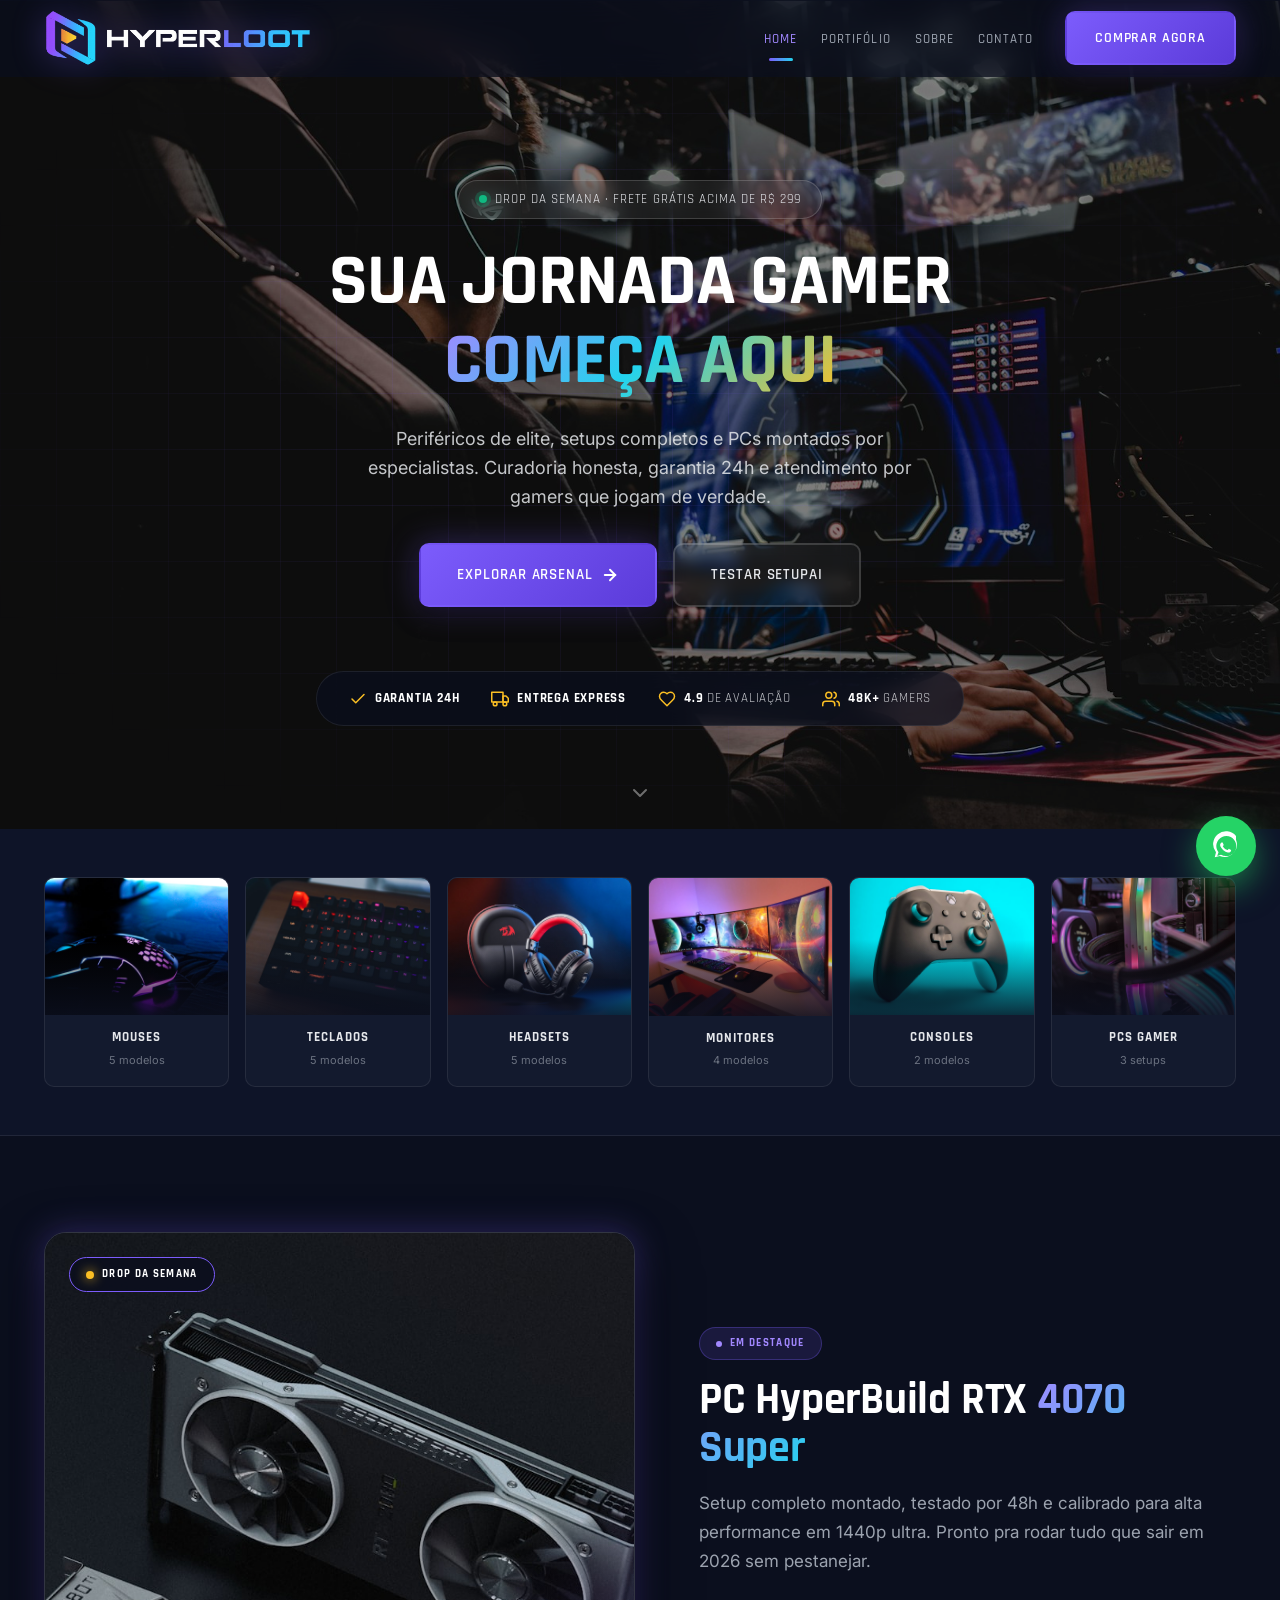
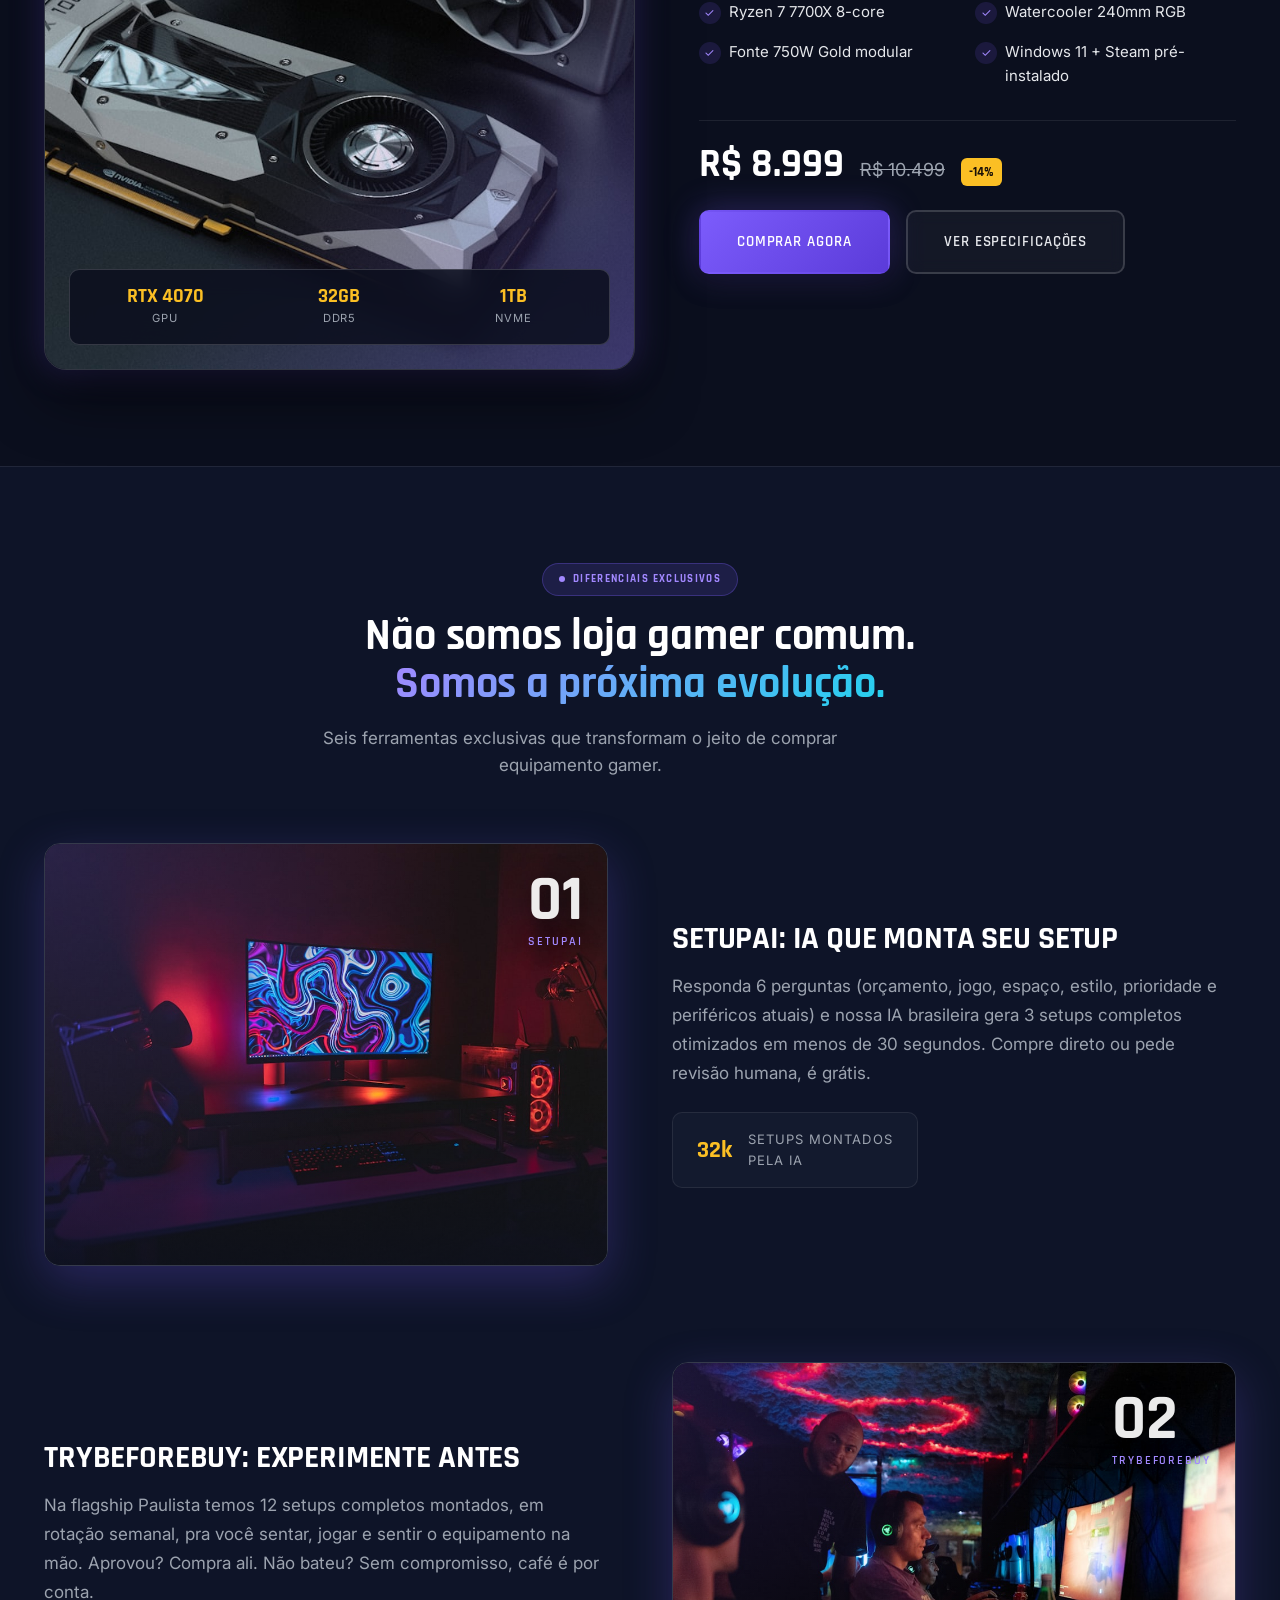
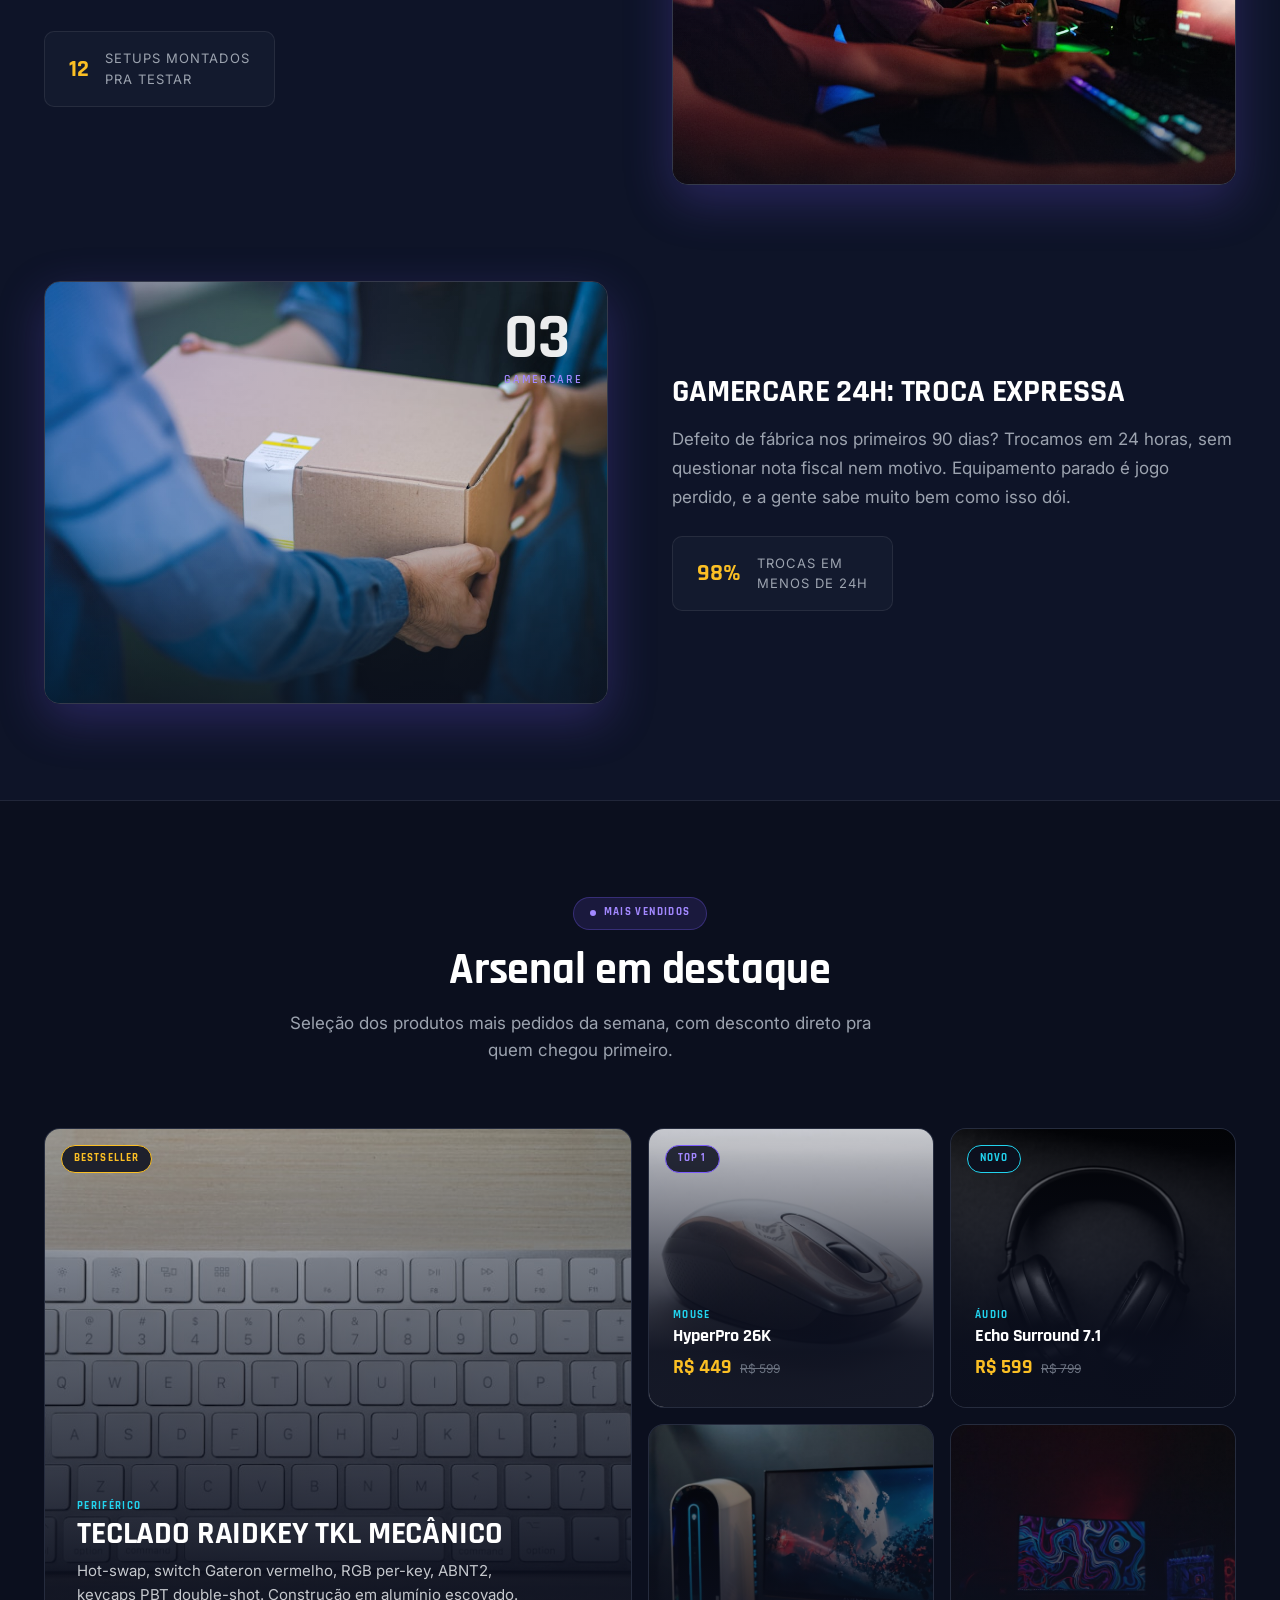
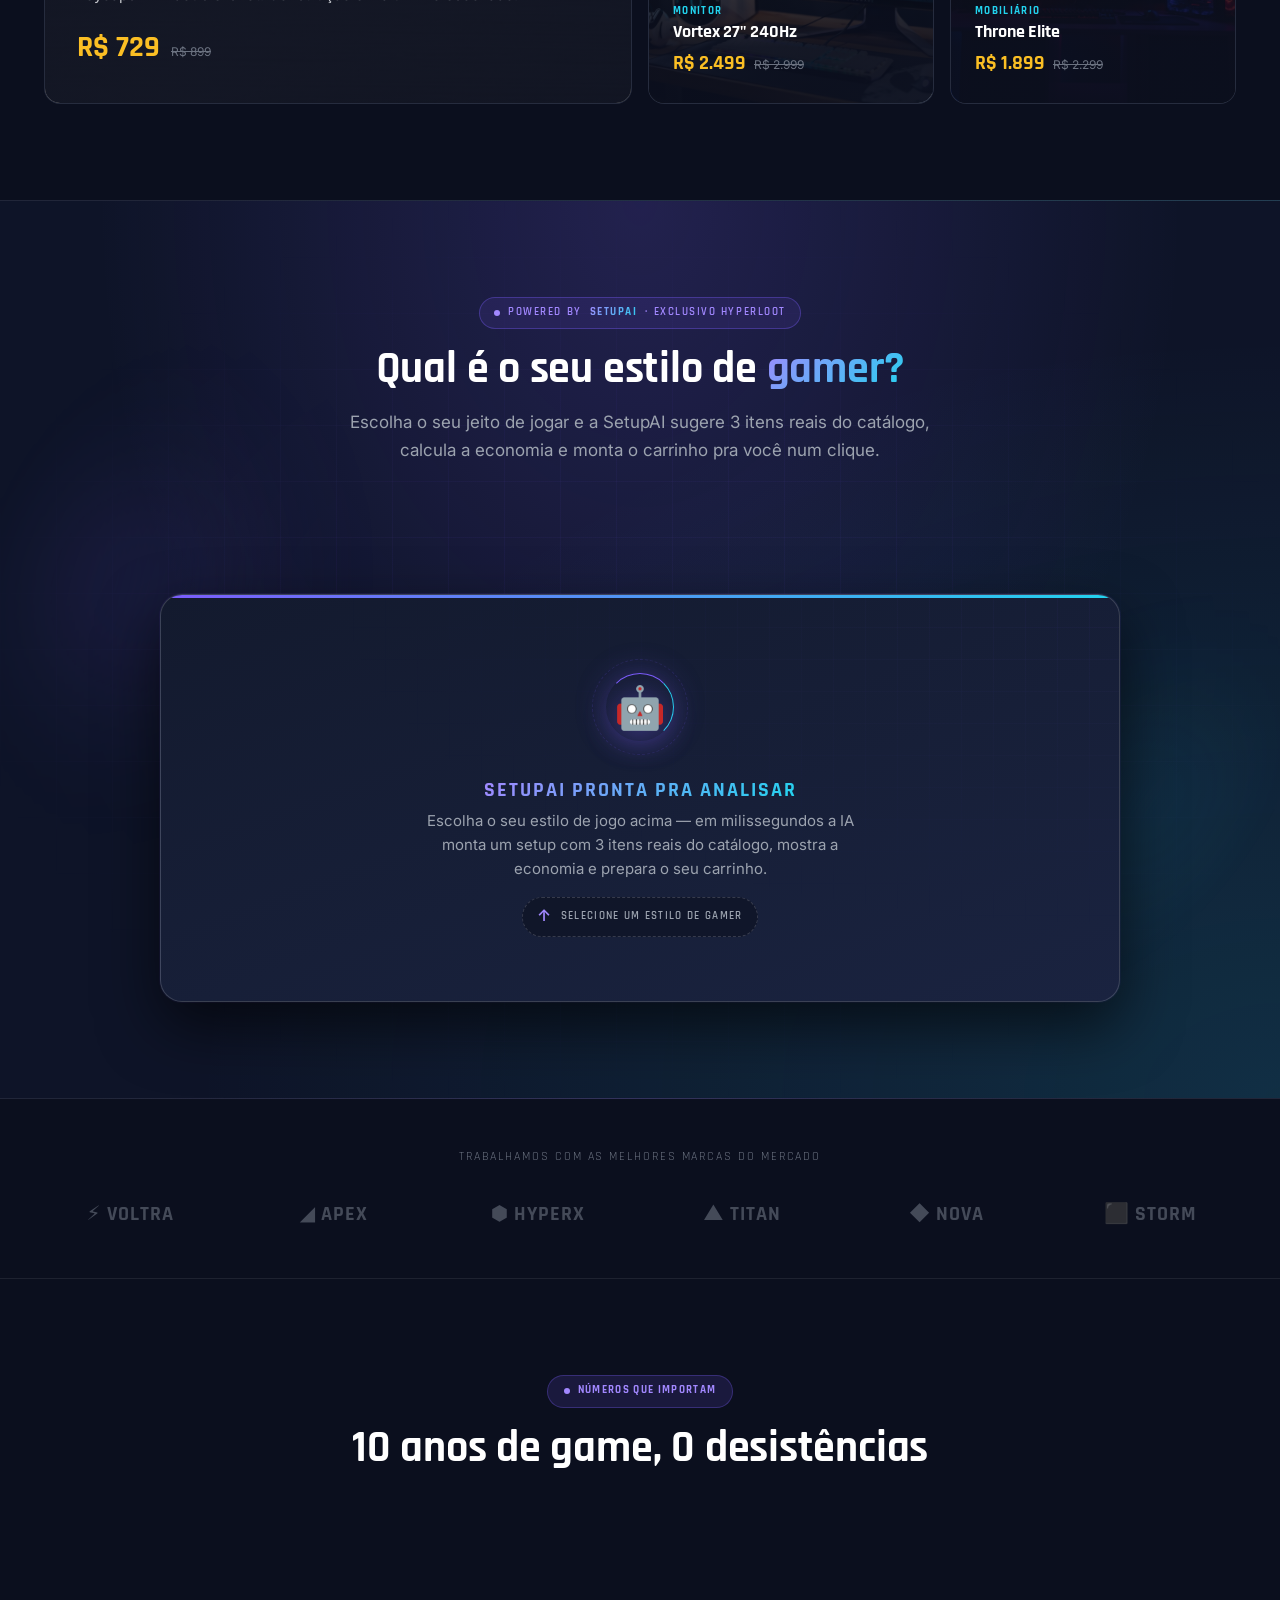
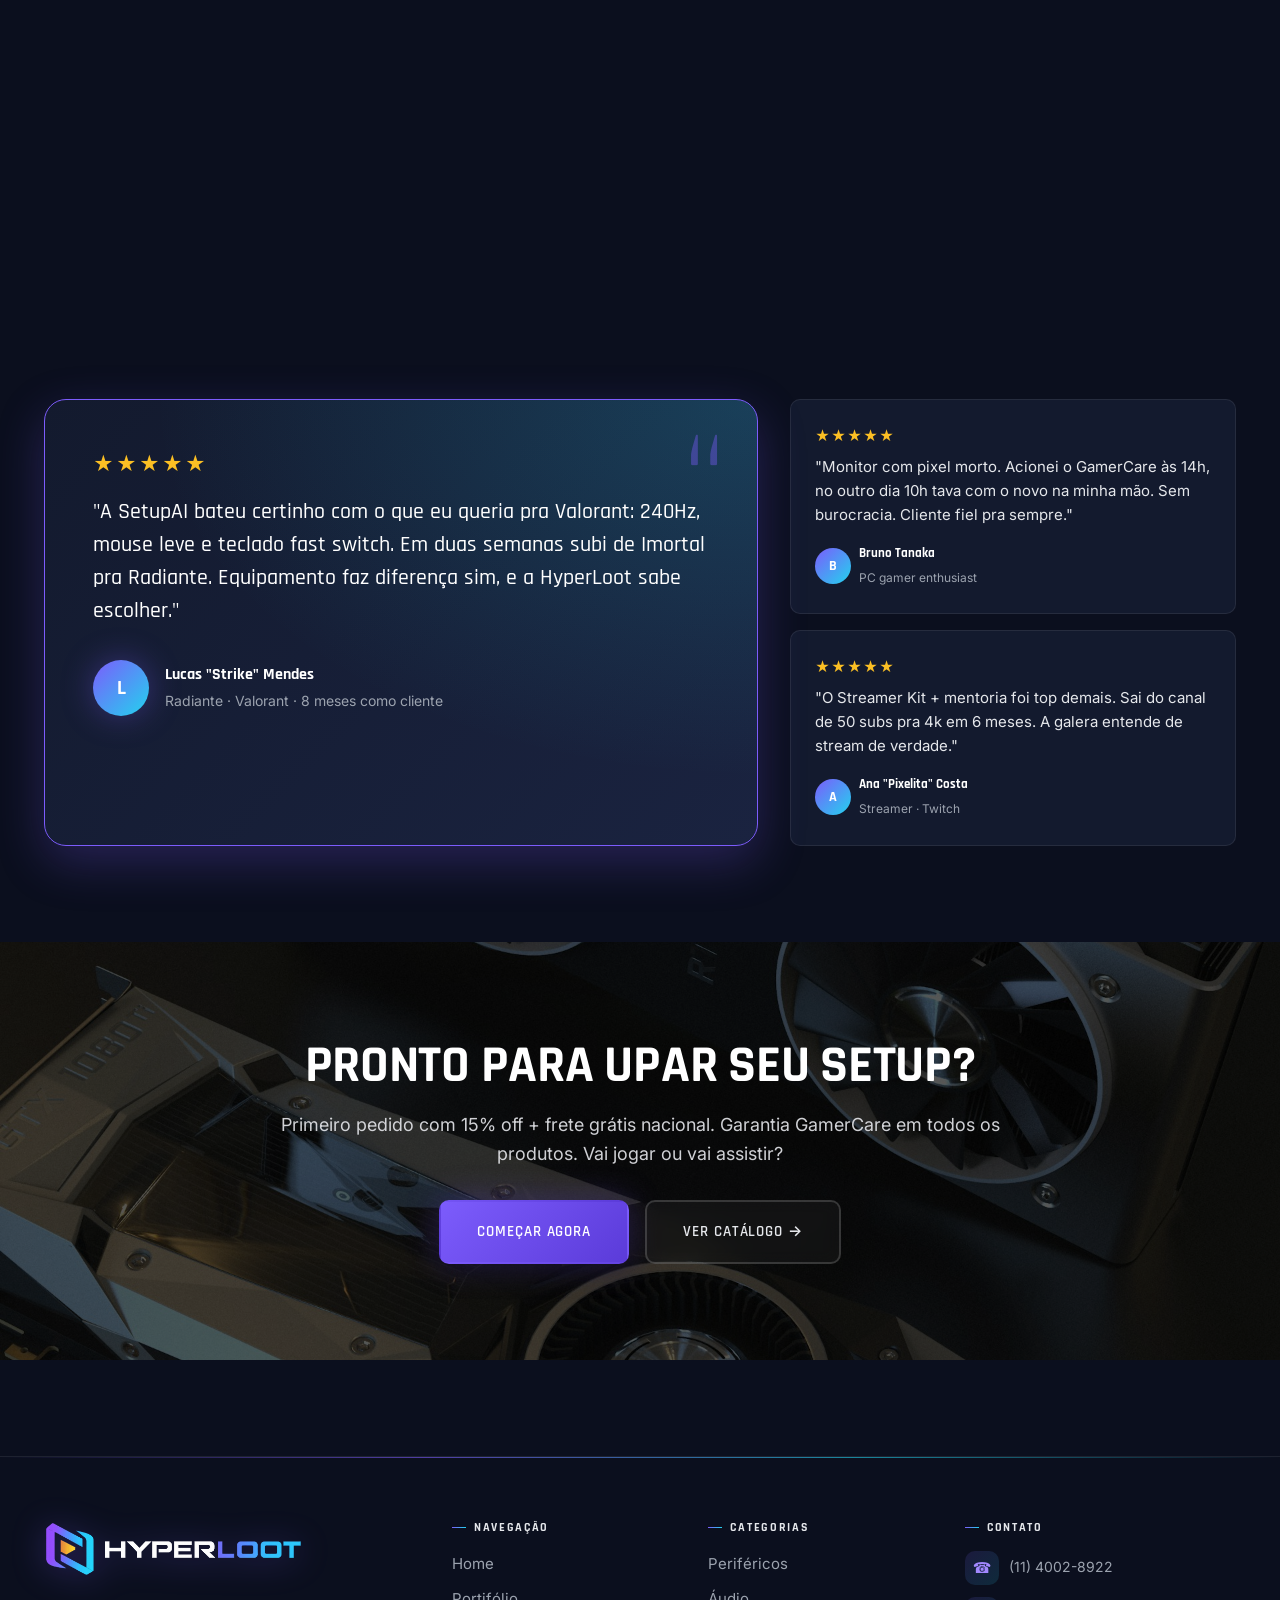
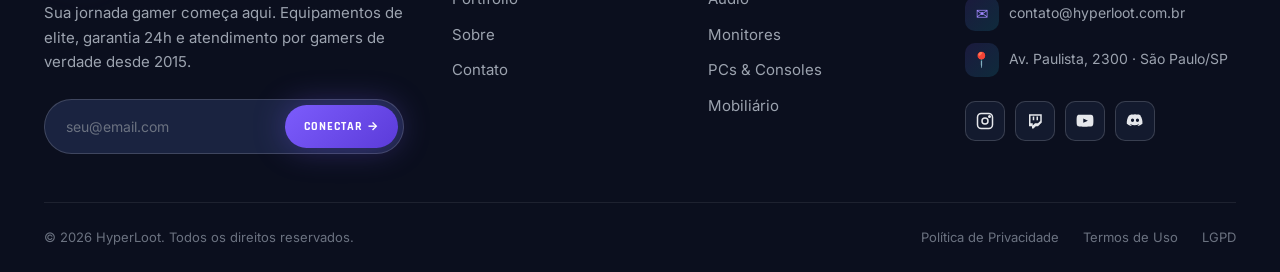
<file: index.html>
<!DOCTYPE html>
<html lang="pt-BR">

  <head>
    <meta charset="UTF-8" />
    <meta name="viewport" content="width=device-width, initial-scale=1.0" />
    <meta name="description" content="HyperLoot - Loja gamer com periféricos, setups, consoles e PCs de alta performance. SetupAI personalizado, garantia 24h e atendimento por gamers." />
    <meta name="theme-color" content="#7C5CFC" />
    <meta name="author" content="Marcelo Antonio Scoleso Junior - FIAP CP3" />
    <title>HyperLoot - Sua jornada gamer começa aqui</title>

    <link rel="preconnect" href="https://fonts.googleapis.com" />
    <link rel="preconnect" href="https://fonts.gstatic.com" crossorigin />
    <link href="https://fonts.googleapis.com/css2?family=Rajdhani:wght@500;600;700&family=Inter:wght@400;500;600;700&display=swap" rel="stylesheet" />

    <link rel="stylesheet" href="src/css/estilo.css" />
    <link rel="icon" type="image/png" href="src/assets/img/logo-icon-hyper.png" />
  </head>

  <body>

    <header class="header" role="banner">
      <div class="container header-inner">
        <a href="index.html" class="logo" aria-label="HyperLoot - Pagina inicial">
          <img src="src/assets/img/logo-hyper.png" alt="HyperLoot" class="logo-full" />
        </a>

        <nav class="nav" aria-label="Navegacao principal">
          <ul class="nav-list" id="nav-list">
            <li><a href="index.html" class="nav-link active">Home</a></li>
            <li><a href="pages/portifolio.html" class="nav-link">Portifólio</a></li>
            <li><a href="pages/sobre.html" class="nav-link">Sobre</a></li>
            <li><a href="pages/contato.html" class="nav-link">Contato</a></li>
            <li><a href="pages/contato.html" class="btn btn-primary">Comprar agora</a></li>
          </ul>

          <div class="nav-actions">
            <a href="pages/contato.html" class="btn btn-primary">Comprar agora</a>
          </div>

          <button class="menu-toggle" aria-label="Abrir menu" aria-expanded="false" aria-controls="nav-list">
            <svg viewBox="0 0 24 24" fill="none" stroke="currentColor" stroke-width="2.5" stroke-linecap="round">
              <line x1="3" y1="7" x2="21" y2="7" />
              <line x1="3" y1="12" x2="21" y2="12" />
              <line x1="3" y1="17" x2="21" y2="17" />
            </svg>
          </button>
        </nav>
      </div>
    </header>

    <main>

      <section class="hero" aria-labelledby="hero-title">
        <div class="hero-bg">
          <img src="src/assets/img/hero-main.jpg" alt="Setup gamer com iluminacao RGB" />
        </div>
        <div class="hero-grid-pattern" aria-hidden="true"></div>

        <div class="container hero-content">
          <div class="hero-tag">
            <span class="live-dot" aria-hidden="true"></span>
            <span>Drop da semana · Frete grátis acima de R$ 299</span>
          </div>

          <h1 id="hero-title" class="hero-title">
            Sua jornada gamer <em>começa aqui</em>
          </h1>

          <p class="hero-desc">
            Periféricos de elite, setups completos e PCs montados por especialistas. Curadoria honesta, garantia 24h e atendimento por gamers que jogam de verdade.
          </p>

          <div class="hero-actions">
            <a href="pages/portifolio.html" class="btn btn-primary btn-lg">
              Explorar arsenal
              <svg width="18" height="18" viewBox="0 0 24 24" fill="none" stroke="currentColor" stroke-width="2.5" stroke-linecap="round">
                <line x1="5" y1="12" x2="19" y2="12" />
                <polyline points="12 5 19 12 12 19" />
              </svg>
            </a>
            <a href="#quiz" class="btn btn-secondary btn-lg">Testar SetupAI</a>
          </div>

          <div class="hero-trust-bar">
            <div class="hero-trust-item">
              <svg viewBox="0 0 24 24" fill="none" stroke="currentColor" stroke-width="2" stroke-linecap="round" stroke-linejoin="round">
                <polyline points="20 6 9 17 4 12" />
              </svg>
              <span><strong>Garantia 24h</strong></span>
            </div>
            <div class="hero-trust-item">
              <svg viewBox="0 0 24 24" fill="none" stroke="currentColor" stroke-width="2" stroke-linecap="round" stroke-linejoin="round">
                <rect x="1" y="3" width="15" height="13" />
                <polygon points="16 8 20 8 23 11 23 16 16 16 16 8" />
                <circle cx="5.5" cy="18.5" r="2.5" />
                <circle cx="18.5" cy="18.5" r="2.5" />
              </svg>
              <span><strong>Entrega Express</strong></span>
            </div>
            <div class="hero-trust-item">
              <svg viewBox="0 0 24 24" fill="none" stroke="currentColor" stroke-width="2" stroke-linecap="round" stroke-linejoin="round">
                <path d="M19 14c1.49-1.46 3-3.21 3-5.5A5.5 5.5 0 0 0 16.5 3c-1.76 0-3 .5-4.5 2-1.5-1.5-2.74-2-4.5-2A5.5 5.5 0 0 0 2 8.5c0 2.29 1.51 4.04 3 5.5l7 7Z" />
              </svg>
              <span><strong>4.9</strong> de avaliação</span>
            </div>
            <div class="hero-trust-item">
              <svg viewBox="0 0 24 24" fill="none" stroke="currentColor" stroke-width="2" stroke-linecap="round" stroke-linejoin="round">
                <path d="M17 21v-2a4 4 0 0 0-4-4H5a4 4 0 0 0-4 4v2" />
                <circle cx="9" cy="7" r="4" />
                <path d="M23 21v-2a4 4 0 0 0-3-3.87" />
                <path d="M16 3.13a4 4 0 0 1 0 7.75" />
              </svg>
              <span><strong>48k+</strong> gamers</span>
            </div>
          </div>
        </div>

        <div class="hero-scroll" aria-hidden="true">
          <svg width="24" height="24" viewBox="0 0 24 24" fill="none" stroke="currentColor" stroke-width="2" stroke-linecap="round" stroke-linejoin="round">
            <polyline points="6 9 12 15 18 9" />
          </svg>
        </div>
      </section>

      <section class="categories-section" aria-label="Categorias">
        <div class="container">
          <div class="categories-grid">
            <a href="pages/portifolio.html?cat=periferico#produtos" class="category-card">
              <div class="cat-img"><img src="src/assets/img/cat-mouse.jpg" alt="" loading="lazy" /></div>
              <span class="cat-name">Mouses</span>
              <small>5 modelos</small>
            </a>
            <a href="pages/portifolio.html?cat=periferico#produtos" class="category-card">
              <div class="cat-img"><img src="src/assets/img/cat-keyboard.jpg" alt="" loading="lazy" /></div>
              <span class="cat-name">Teclados</span>
              <small>5 modelos</small>
            </a>
            <a href="pages/portifolio.html?cat=audio#produtos" class="category-card">
              <div class="cat-img"><img src="src/assets/img/cat-headset.jpg" alt="" loading="lazy" /></div>
              <span class="cat-name">Headsets</span>
              <small>5 modelos</small>
            </a>
            <a href="pages/portifolio.html?cat=monitor#produtos" class="category-card">
              <div class="cat-img"><img src="src/assets/img/cat-monitor.jpg" alt="" loading="lazy" /></div>
              <span class="cat-name">Monitores</span>
              <small>4 modelos</small>
            </a>
            <a href="pages/portifolio.html?cat=pc#produtos" class="category-card">
              <div class="cat-img"><img src="src/assets/img/cat-console.jpg" alt="" loading="lazy" /></div>
              <span class="cat-name">Consoles</span>
              <small>2 modelos</small>
            </a>
            <a href="pages/portifolio.html?cat=pc#produtos" class="category-card">
              <div class="cat-img"><img src="src/assets/img/cat-pc.jpg" alt="" loading="lazy" /></div>
              <span class="cat-name">PCs Gamer</span>
              <small>3 setups</small>
            </a>
          </div>
        </div>
      </section>

      <section class="section showcase" aria-labelledby="showcase-title">
        <div class="container">
          <div class="showcase-grid">
            <div class="showcase-visual reveal">
              <div class="showcase-badge">
                <span class="dot"></span>
                <span>Drop da semana</span>
              </div>
              <img src="src/assets/img/featured-product.jpg" alt="PC HyperBuild RTX em destaque" />
              <div class="showcase-specs">
                <div class="showcase-spec">
                  <strong>RTX 4070</strong>
                  <span>GPU</span>
                </div>
                <div class="showcase-spec">
                  <strong>32GB</strong>
                  <span>DDR5</span>
                </div>
                <div class="showcase-spec">
                  <strong>1TB</strong>
                  <span>NVMe</span>
                </div>
              </div>
            </div>

            <div class="showcase-content reveal">
              <span class="section-tag">Em destaque</span>
              <h2 id="showcase-title">PC HyperBuild RTX <span class="text-gradient">4070 Super</span></h2>
              <p>Setup completo montado, testado por 48h e calibrado para alta performance em 1440p ultra. Pronto pra rodar tudo que sair em 2026 sem pestanejar.</p>

              <div class="showcase-features">
                <div class="showcase-feature">
                  <span class="check">✓</span>
                  <span>Ryzen 7 7700X 8-core</span>
                </div>
                <div class="showcase-feature">
                  <span class="check">✓</span>
                  <span>Watercooler 240mm RGB</span>
                </div>
                <div class="showcase-feature">
                  <span class="check">✓</span>
                  <span>Fonte 750W Gold modular</span>
                </div>
                <div class="showcase-feature">
                  <span class="check">✓</span>
                  <span>Windows 11 + Steam pré-instalado</span>
                </div>
              </div>

              <div class="showcase-price">
                <strong>R$ 8.999</strong>
                <del>R$ 10.499</del>
                <em>-14%</em>
              </div>

              <div class="showcase-actions">
                <a href="pages/contato.html" class="btn btn-primary btn-lg">Comprar agora</a>
                <a href="pages/portifolio.html" class="btn btn-secondary btn-lg">Ver especificações</a>
              </div>
            </div>
          </div>
        </div>
      </section>

      <section class="zigzag-section" aria-labelledby="diferenciais-title">
        <div class="container">
          <header class="zigzag-header reveal">
            <span class="section-tag">Diferenciais exclusivos</span>
            <h2 id="diferenciais-title" class="section-title">
              Não somos loja gamer comum.<br />
              <span class="text-gradient">Somos a próxima evolução.</span>
            </h2>
            <p class="section-subtitle">
              Seis ferramentas exclusivas que transformam o jeito de comprar equipamento gamer.
            </p>
          </header>

          <div class="zigzag-list">

            <div class="zigzag-row reveal">
              <div class="zigzag-visual">
                <div class="zigzag-number">01<small>SetupAI</small></div>
                <img src="src/assets/img/feature-setupai.jpg" alt="Setup gamer completo com PC RGB, monitor e periféricos montado pela SetupAI" />
              </div>
              <div class="zigzag-content">
                <h3>SetupAI: IA que monta seu setup</h3>
                <p>Responda 6 perguntas (orçamento, jogo, espaço, estilo, prioridade e periféricos atuais) e nossa IA brasileira gera 3 setups completos otimizados em menos de 30 segundos. Compre direto ou pede revisão humana, é grátis.</p>
                <div class="zigzag-stat">
                  <strong>32k</strong>
                  <span>setups montados<br />pela IA</span>
                </div>
              </div>
            </div>

            <div class="zigzag-row reveal">
              <div class="zigzag-visual">
                <div class="zigzag-number">02<small>TryBeforeBuy</small></div>
                <img src="src/assets/img/feature-trybeforebuy.jpg" alt="Gamers testando setups completos lado a lado na flagship HyperLoot" />
              </div>
              <div class="zigzag-content">
                <h3>TryBeforeBuy: experimente antes</h3>
                <p>Na flagship Paulista temos 12 setups completos montados, em rotação semanal, pra você sentar, jogar e sentir o equipamento na mão. Aprovou? Compra ali. Não bateu? Sem compromisso, café é por conta.</p>
                <div class="zigzag-stat">
                  <strong>12</strong>
                  <span>setups montados<br />pra testar</span>
                </div>
              </div>
            </div>

            <div class="zigzag-row reveal">
              <div class="zigzag-visual">
                <div class="zigzag-number">03<small>GamerCare</small></div>
                <img src="src/assets/img/feature-gamercare.jpg" alt="Entrega de caixa com produto novo - troca expressa GamerCare em 24h" />
              </div>
              <div class="zigzag-content">
                <h3>GamerCare 24h: troca expressa</h3>
                <p>Defeito de fábrica nos primeiros 90 dias? Trocamos em 24 horas, sem questionar nota fiscal nem motivo. Equipamento parado é jogo perdido, e a gente sabe muito bem como isso dói.</p>
                <div class="zigzag-stat">
                  <strong>98%</strong>
                  <span>trocas em<br />menos de 24h</span>
                </div>
              </div>
            </div>

          </div>
        </div>
      </section>

      <section class="section" aria-labelledby="bento-title">
        <div class="container">
          <header class="reveal" style="text-align: center; max-width: 720px; margin: 0 auto var(--space-3xl);">
            <span class="section-tag">Mais vendidos</span>
            <h2 id="bento-title" class="section-title">Arsenal em destaque</h2>
            <p class="section-subtitle">Seleção dos produtos mais pedidos da semana, com desconto direto pra quem chegou primeiro.</p>
          </header>

          <div class="bento-grid reveal">
            <a href="pages/portifolio.html" class="bento-card lg">
              <div class="bento-card-img">
                <img src="src/assets/img/product-keyboard.jpg" alt="Teclado mecanico RaidKey TKL" />
              </div>
              <span class="bento-card-tag gold">Bestseller</span>
              <div class="bento-card-body">
                <span class="bento-card-cat">Periférico</span>
                <h3>Teclado RaidKey TKL Mecânico</h3>
                <p>Hot-swap, switch Gateron vermelho, RGB per-key, ABNT2, keycaps PBT double-shot. Construção em alumínio escovado.</p>
                <span class="bento-card-price">R$ 729 <small>R$ 899</small></span>
              </div>
            </a>

            <a href="pages/portifolio.html" class="bento-card">
              <div class="bento-card-img">
                <img src="src/assets/img/product-mouse.jpg" alt="Mouse HyperPro 26K" />
              </div>
              <span class="bento-card-tag">Top 1</span>
              <div class="bento-card-body">
                <span class="bento-card-cat">Mouse</span>
                <h3>HyperPro 26K</h3>
                <span class="bento-card-price">R$ 449 <small>R$ 599</small></span>
              </div>
            </a>

            <a href="pages/portifolio.html" class="bento-card">
              <div class="bento-card-img">
                <img src="src/assets/img/product-headset.jpg" alt="Headset Echo Surround 7.1" />
              </div>
              <span class="bento-card-tag cyan">Novo</span>
              <div class="bento-card-body">
                <span class="bento-card-cat">Áudio</span>
                <h3>Echo Surround 7.1</h3>
                <span class="bento-card-price">R$ 599 <small>R$ 799</small></span>
              </div>
            </a>

            <a href="pages/portifolio.html" class="bento-card">
              <div class="bento-card-img">
                <img src="src/assets/img/product-monitor.jpg" alt="Monitor Vortex 27 240Hz" />
              </div>
              <div class="bento-card-body">
                <span class="bento-card-cat">Monitor</span>
                <h3>Vortex 27" 240Hz</h3>
                <span class="bento-card-price">R$ 2.499 <small>R$ 2.999</small></span>
              </div>
            </a>

            <a href="pages/portifolio.html" class="bento-card">
              <div class="bento-card-img">
                <img src="src/assets/img/product-chair.jpg" alt="Cadeira Throne Elite" />
              </div>
              <div class="bento-card-body">
                <span class="bento-card-cat">Mobiliário</span>
                <h3>Throne Elite</h3>
                <span class="bento-card-price">R$ 1.899 <small>R$ 2.299</small></span>
              </div>
            </a>
          </div>
        </div>
      </section>

      <section class="quiz-section section" id="quiz" aria-labelledby="quiz-title">
        <div class="quiz-bg" aria-hidden="true">
          <span class="quiz-orb quiz-orb--1"></span>
          <span class="quiz-orb quiz-orb--2"></span>
        </div>
        <div class="container">
          <div class="quiz-wrap">
            <header class="quiz-header reveal">
              <span class="quiz-eyebrow">
                <span class="quiz-eyebrow-dot" aria-hidden="true"></span>
                Powered by <strong>SetupAI</strong> · Exclusivo HyperLoot
              </span>
              <h2 id="quiz-title" class="section-title">Qual é o seu estilo de <span class="text-gradient">gamer?</span></h2>
              <p class="section-subtitle" style="margin-inline: auto;">Escolha o seu jeito de jogar e a SetupAI sugere 3 itens reais do catálogo, calcula a economia e monta o carrinho pra você num clique.</p>
            </header>

            <div class="quiz-tabs reveal" role="tablist" aria-label="Selecione seu estilo de gamer">
              <button class="quiz-tab" data-style="fps" role="tab"><span class="icon">🎯</span> <span class="label">FPS</span></button>
              <button class="quiz-tab" data-style="moba" role="tab"><span class="icon">⚔️</span> <span class="label">MOBA</span></button>
              <button class="quiz-tab" data-style="rpg" role="tab"><span class="icon">🗡️</span> <span class="label">RPG</span></button>
              <button class="quiz-tab" data-style="streamer" role="tab"><span class="icon">📹</span> <span class="label">Streamer</span></button>
              <button class="quiz-tab" data-style="casual" role="tab"><span class="icon">🛋️</span> <span class="label">Casual</span></button>
            </div>

            <div class="quiz-result reveal" id="quiz-result" aria-live="polite"></div>
          </div>
        </div>
      </section>

      <section class="brand-strip" aria-label="Marcas parceiras">
        <div class="container">
          <p class="brand-strip-label">Trabalhamos com as melhores marcas do mercado</p>
          <div class="brand-row">
            <div class="brand-logo">⚡ VOLTRA</div>
            <div class="brand-logo">◢ APEX</div>
            <div class="brand-logo">⬢ HYPERX</div>
            <div class="brand-logo">▲ TITAN</div>
            <div class="brand-logo">◆ NOVA</div>
            <div class="brand-logo">⬛ STORM</div>
          </div>
        </div>
      </section>

      <section class="section" aria-labelledby="stats-title">
        <div class="container">
          <header class="reveal" style="text-align: center; max-width: 720px; margin: 0 auto var(--space-2xl);">
            <span class="section-tag">Números que importam</span>
            <h2 id="stats-title" class="section-title">10 anos de game, 0 desistências</h2>
          </header>
          <div class="stats-bar reveal">
            <div class="stats-bar-item">
              <span class="stats-bar-value" data-counter="48000" data-suffix="+">0</span>
              <span class="stats-bar-label">Gamers equipados</span>
            </div>
            <div class="stats-bar-item">
              <span class="stats-bar-value" data-counter="3200" data-suffix="+">0</span>
              <span class="stats-bar-label">Setups montados</span>
            </div>
            <div class="stats-bar-item">
              <span class="stats-bar-value" data-counter="98" data-suffix="%">0</span>
              <span class="stats-bar-label">Trocas em 24h</span>
            </div>
            <div class="stats-bar-item">
              <span class="stats-bar-value" data-counter="120" data-suffix="">0</span>
              <span class="stats-bar-label">Torneios realizados</span>
            </div>
          </div>
        </div>
      </section>

      <section class="section" aria-labelledby="depoimentos-title">
        <div class="container">
          <header class="reveal" style="text-align: center; max-width: 720px; margin: 0 auto var(--space-2xl);">
            <span class="section-tag">Reviews verificadas</span>
            <h2 id="depoimentos-title" class="section-title">Quem joga, recomenda</h2>
          </header>

          <div class="testimonials-feat reveal">
            <article class="testimonial-big">
              <div class="stars" aria-label="5 estrelas">★★★★★</div>
              <p class="testimonial-big-text">
                "A SetupAI bateu certinho com o que eu queria pra Valorant: 240Hz, mouse leve e teclado fast switch. Em duas semanas subi de Imortal pra Radiante. Equipamento faz diferença sim, e a HyperLoot sabe escolher."
              </p>
              <div class="testimonial-big-author">
                <div class="avatar">L</div>
                <div>
                  <strong>Lucas "Strike" Mendes</strong>
                  <span>Radiante · Valorant · 8 meses como cliente</span>
                </div>
              </div>
            </article>

            <div class="testimonial-stack">
              <article class="testimonial-mini">
                <div class="stars">★★★★★</div>
                <p>"Monitor com pixel morto. Acionei o GamerCare às 14h, no outro dia 10h tava com o novo na minha mão. Sem burocracia. Cliente fiel pra sempre."</p>
                <div class="testimonial-mini-author">
                  <div class="avatar">B</div>
                  <div>
                    <strong>Bruno Tanaka</strong>
                    <span>PC gamer enthusiast</span>
                  </div>
                </div>
              </article>

              <article class="testimonial-mini">
                <div class="stars">★★★★★</div>
                <p>"O Streamer Kit + mentoria foi top demais. Sai do canal de 50 subs pra 4k em 6 meses. A galera entende de stream de verdade."</p>
                <div class="testimonial-mini-author">
                  <div class="avatar">A</div>
                  <div>
                    <strong>Ana "Pixelita" Costa</strong>
                    <span>Streamer · Twitch</span>
                  </div>
                </div>
              </article>
            </div>
          </div>
        </div>
      </section>

      <section class="cta-banner" aria-labelledby="cta-title">
        <div class="cta-banner-bg">
          <img src="src/assets/img/cta-banner.jpg" alt="Setup gamer arroxeado pronto pra upgrade" />
        </div>
        <div class="container">
          <div class="cta-banner-content reveal">
            <h2 id="cta-title">Pronto para upar seu setup?</h2>
            <p>Primeiro pedido com 15% off + frete grátis nacional. Garantia GamerCare em todos os produtos. Vai jogar ou vai assistir?</p>
            <div class="cta-banner-actions">
              <a href="pages/contato.html" class="btn btn-primary btn-lg">Começar agora</a>
              <a href="pages/portifolio.html" class="btn btn-secondary btn-lg">Ver catálogo →</a>
            </div>
          </div>
        </div>
      </section>

    </main>

    <footer class="footer" role="contentinfo">
      <div class="container">

        <div class="footer-top">
          <div class="footer-about">
            <a href="index.html" class="logo">
              <img src="src/assets/img/logo-hyper.png" alt="HyperLoot" class="logo-img" />
            </a>
            <p>Sua jornada gamer começa aqui. Equipamentos de elite, garantia 24h e atendimento por gamers de verdade desde 2015.</p>

            <form id="newsletter-form" class="footer-newsletter" aria-label="Inscrever na newsletter">
              <input type="email" placeholder="seu@email.com" aria-label="E-mail" required />
              <button type="submit">Conectar →</button>
            </form>
          </div>

          <div>
            <h4>Navegação</h4>
            <ul>
              <li><a href="index.html">Home</a></li>
              <li><a href="pages/portifolio.html">Portifólio</a></li>
              <li><a href="pages/sobre.html">Sobre</a></li>
              <li><a href="pages/contato.html">Contato</a></li>
            </ul>
          </div>

          <div>
            <h4>Categorias</h4>
            <ul>
              <li><a href="pages/portifolio.html?cat=periferico#produtos">Periféricos</a></li>
              <li><a href="pages/portifolio.html?cat=audio#produtos">Áudio</a></li>
              <li><a href="pages/portifolio.html?cat=monitor#produtos">Monitores</a></li>
              <li><a href="pages/portifolio.html?cat=pc#produtos">PCs &amp; Consoles</a></li>
              <li><a href="pages/portifolio.html?cat=mobiliario#produtos">Mobiliário</a></li>
            </ul>
          </div>

          <div>
            <h4>Contato</h4>
            <div class="footer-contact-item">
              <span class="icon" aria-hidden="true">☎</span>
              <span>(11) 4002-8922</span>
            </div>
            <div class="footer-contact-item">
              <span class="icon" aria-hidden="true">✉</span>
              <span>contato@hyperloot.com.br</span>
            </div>
            <div class="footer-contact-item">
              <span class="icon" aria-hidden="true">📍</span>
              <span>Av. Paulista, 2300 · São Paulo/SP</span>
            </div>

            <div class="footer-socials">
              <a href="#" aria-label="Instagram">
                <svg viewBox="0 0 24 24" fill="none" stroke="currentColor" stroke-width="2">
                  <rect x="2" y="2" width="20" height="20" rx="5" />
                  <circle cx="12" cy="12" r="4" />
                  <circle cx="18" cy="6" r="1" fill="currentColor" />
                </svg>
              </a>
              <a href="#" aria-label="Twitch">
                <svg viewBox="0 0 24 24" fill="currentColor">
                  <path d="M4 3h17v11l-5 5h-3l-3 3H8v-3H4V3zm15 10V5H6v10h3v3l3-3h4l3-3zm-3-7h-2v5h2V6zm-5 0H9v5h2V6z" />
                </svg>
              </a>
              <a href="#" aria-label="YouTube">
                <svg viewBox="0 0 24 24" fill="currentColor">
                  <path d="M23 7s-.2-1.6-.9-2.3c-.8-.9-1.8-.9-2.2-1C16.7 3.5 12 3.5 12 3.5s-4.7 0-7.9.2c-.4 0-1.4.1-2.2 1C1.2 5.4 1 7 1 7S.8 8.9.8 10.7v1.6c0 1.8.2 3.7.2 3.7s.2 1.6.9 2.3c.8.9 2 .9 2.5 1 1.8.2 7.6.2 7.6.2s4.7 0 7.9-.2c.4-.1 1.4-.1 2.2-1 .7-.7.9-2.3.9-2.3s.2-1.8.2-3.7v-1.6c0-1.8-.2-3.7-.2-3.7zM9.7 14.4V8.6l6.2 2.9-6.2 2.9z" />
                </svg>
              </a>
              <a href="#" aria-label="Discord">
                <svg viewBox="0 0 24 24" fill="currentColor">
                  <path d="M20 4.5A18 18 0 0 0 15.5 3l-.2.5a13 13 0 0 0-6.6 0l-.2-.5A18 18 0 0 0 4 4.5C1.5 8.3.8 12 1.1 15.6c2 1.5 4 2.4 5.9 3l.5-.7c-.7-.3-1.4-.7-2-1.1.2-.1.3-.3.5-.4 3.6 1.7 7.4 1.7 11 0 .1.1.3.3.5.4-.6.4-1.3.8-2 1.1l.5.7c1.9-.6 3.8-1.5 5.9-3 .4-4.2-.6-7.9-2.9-11.1zM8.7 13.4c-1.2 0-2.1-1-2.1-2.3s.9-2.3 2.1-2.3 2.1 1 2.1 2.3-1 2.3-2.1 2.3zm6.6 0c-1.2 0-2.1-1-2.1-2.3s.9-2.3 2.1-2.3 2.1 1 2.1 2.3-1 2.3-2.1 2.3z" />
                </svg>
              </a>
            </div>
          </div>
        </div>

        <div class="footer-bottom">
          <span>© <span id="current-year">2026</span> HyperLoot. Todos os direitos reservados.</span>
          <div class="footer-bottom-links">
            <a href="#">Política de Privacidade</a>
            <a href="#">Termos de Uso</a>
            <a href="#">LGPD</a>
          </div>
        </div>

      </div>
    </footer>

    <a href="https://wa.me/5511400289220" class="float-wpp" aria-label="Falar no WhatsApp" target="_blank" rel="noopener">
      <svg viewBox="0 0 24 24" fill="currentColor">
        <path d="M20 4A10 10 0 0 0 4 17l-1 4 4-1a10 10 0 0 0 13-13zm-8 16a8 8 0 0 1-4-1l-3 1 1-3a8 8 0 1 1 6 3zm4-5c-.2-.1-1.2-.6-1.4-.7s-.3-.1-.5.1-.6.7-.7.8-.3.1-.5 0-1-.4-2-1.2c-.7-.6-1.2-1.4-1.4-1.6s0-.3.1-.4l.3-.4.2-.3v-.3l-.6-1.5c-.2-.4-.3-.3-.5-.3h-.4c-.1 0-.4 0-.6.3s-.7.7-.7 1.7.8 2 .9 2.1c.1.1 1.6 2.4 3.9 3.4 2 .8 2 .5 2.4.5.3 0 1.2-.5 1.4-1 .2-.5.2-.9.1-1l-.3-.2z" />
      </svg>
    </a>

    <script src="src/js/script.js"></script>
  </body>

</html>
</file>
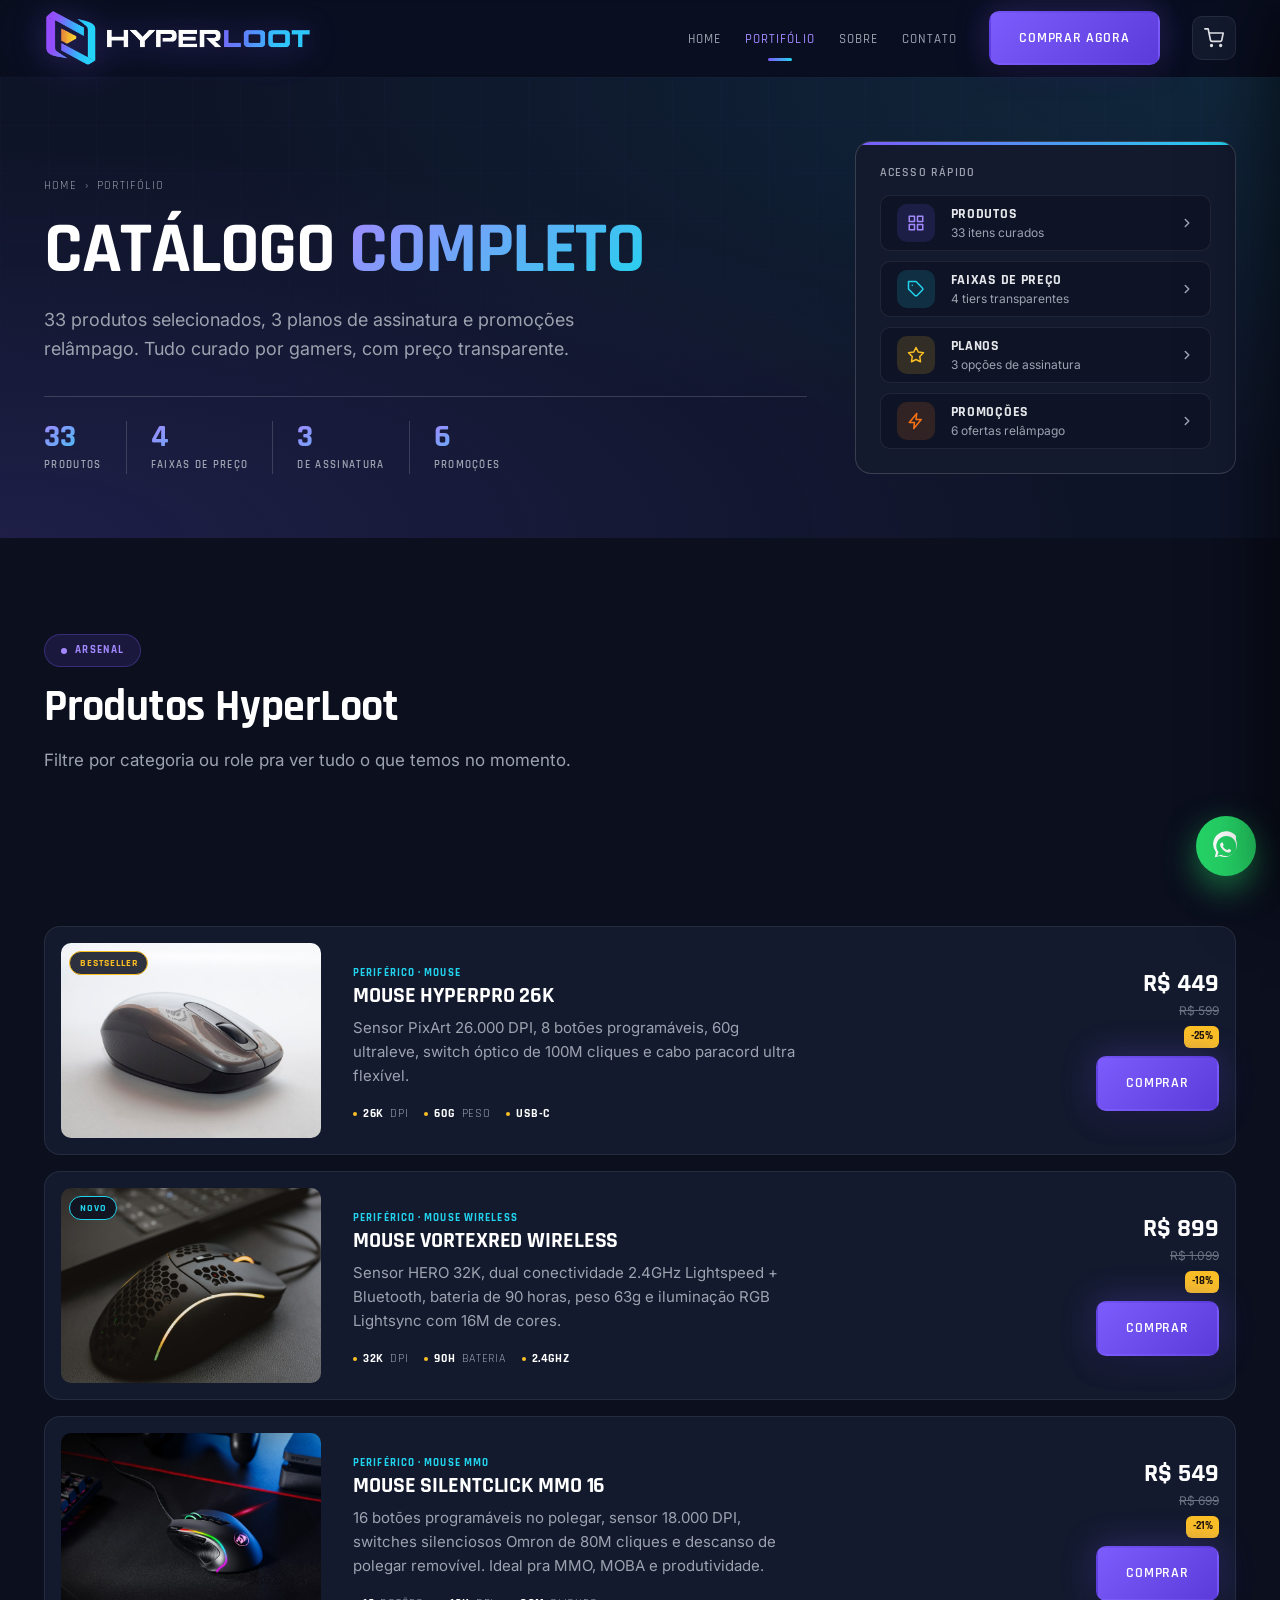
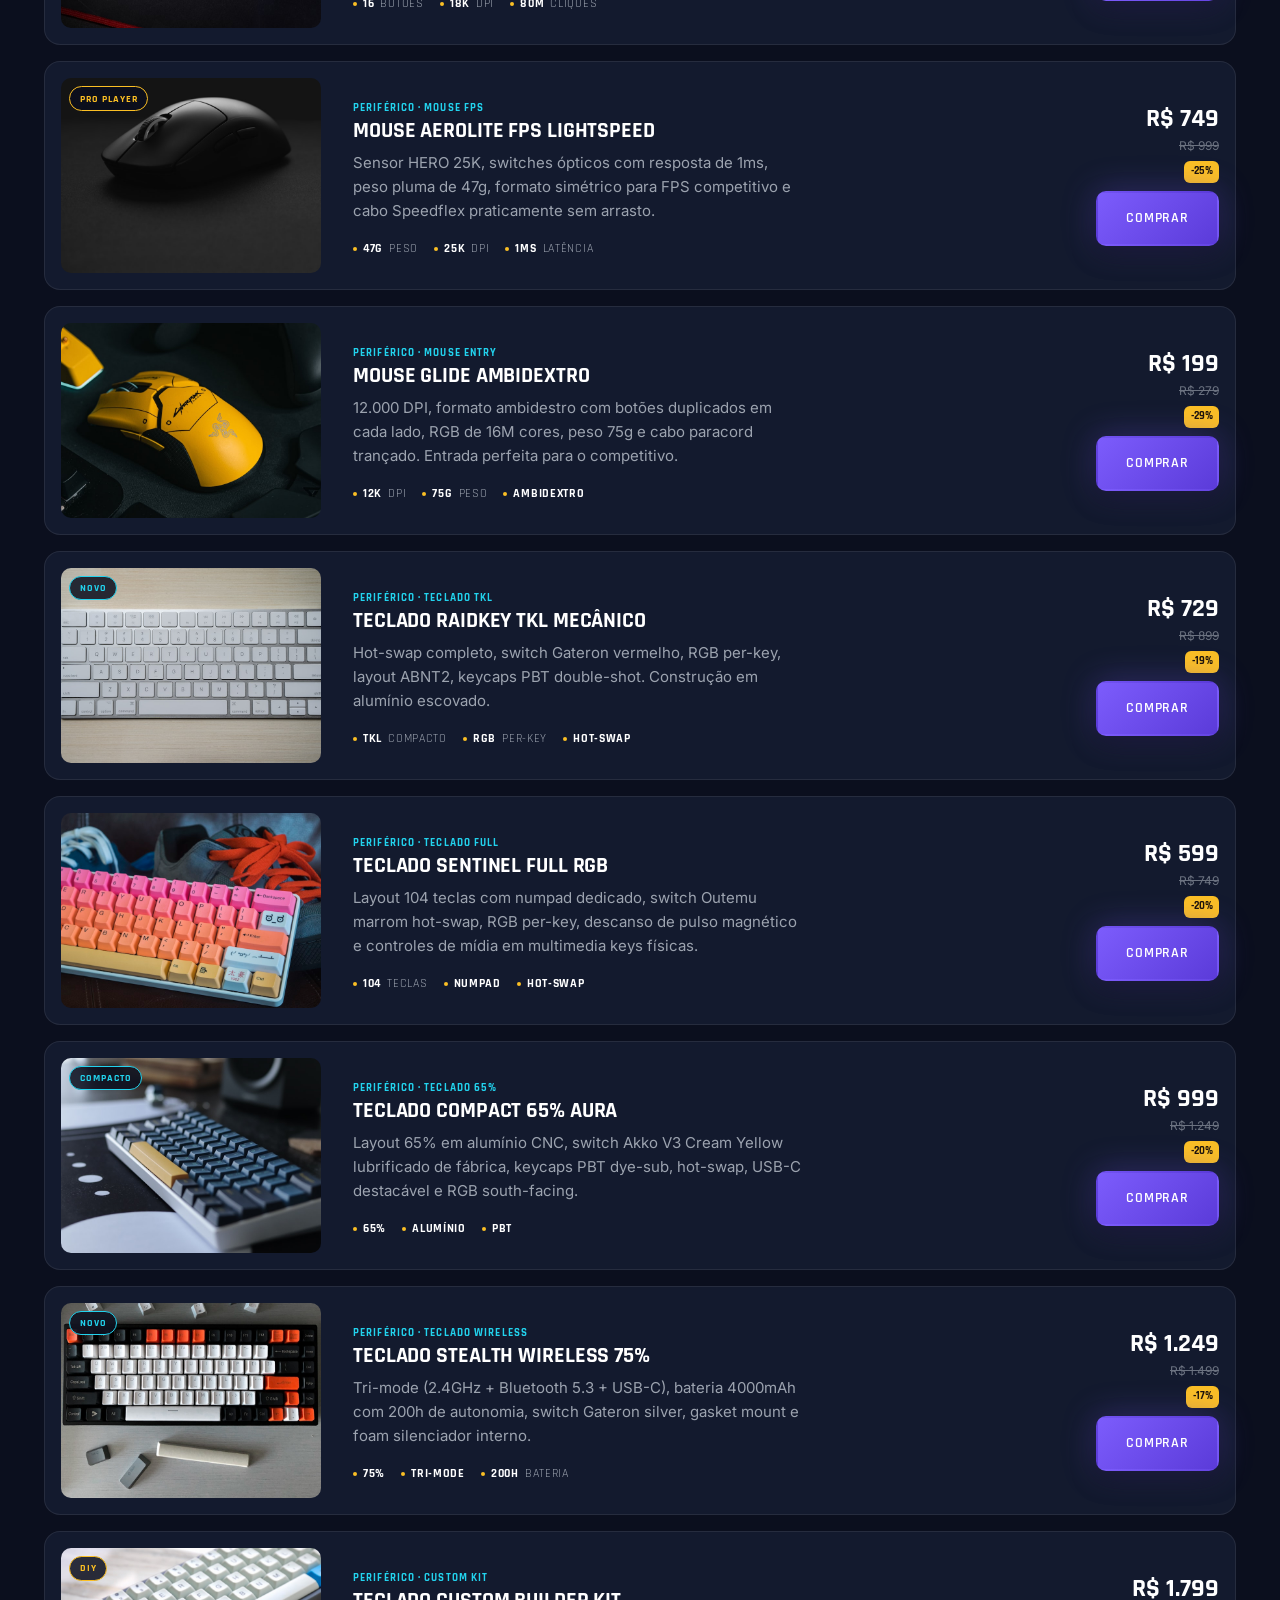
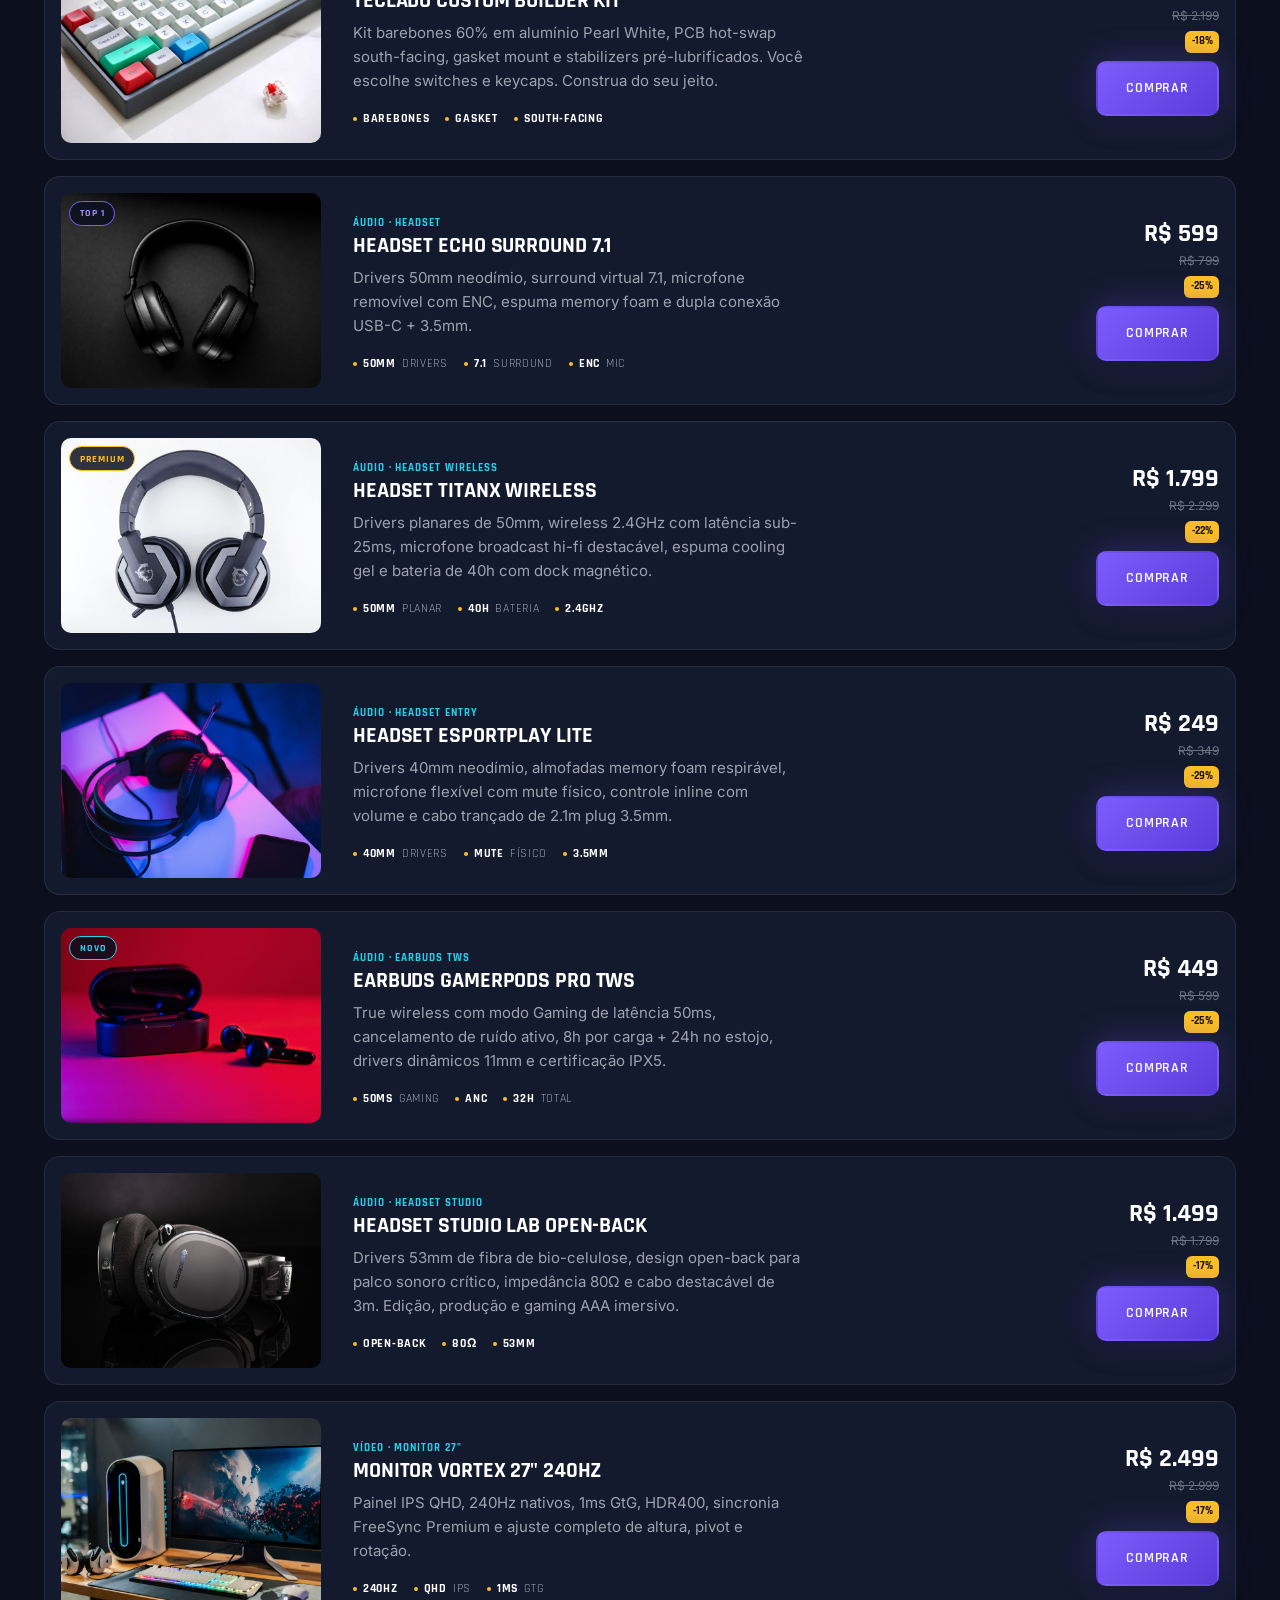
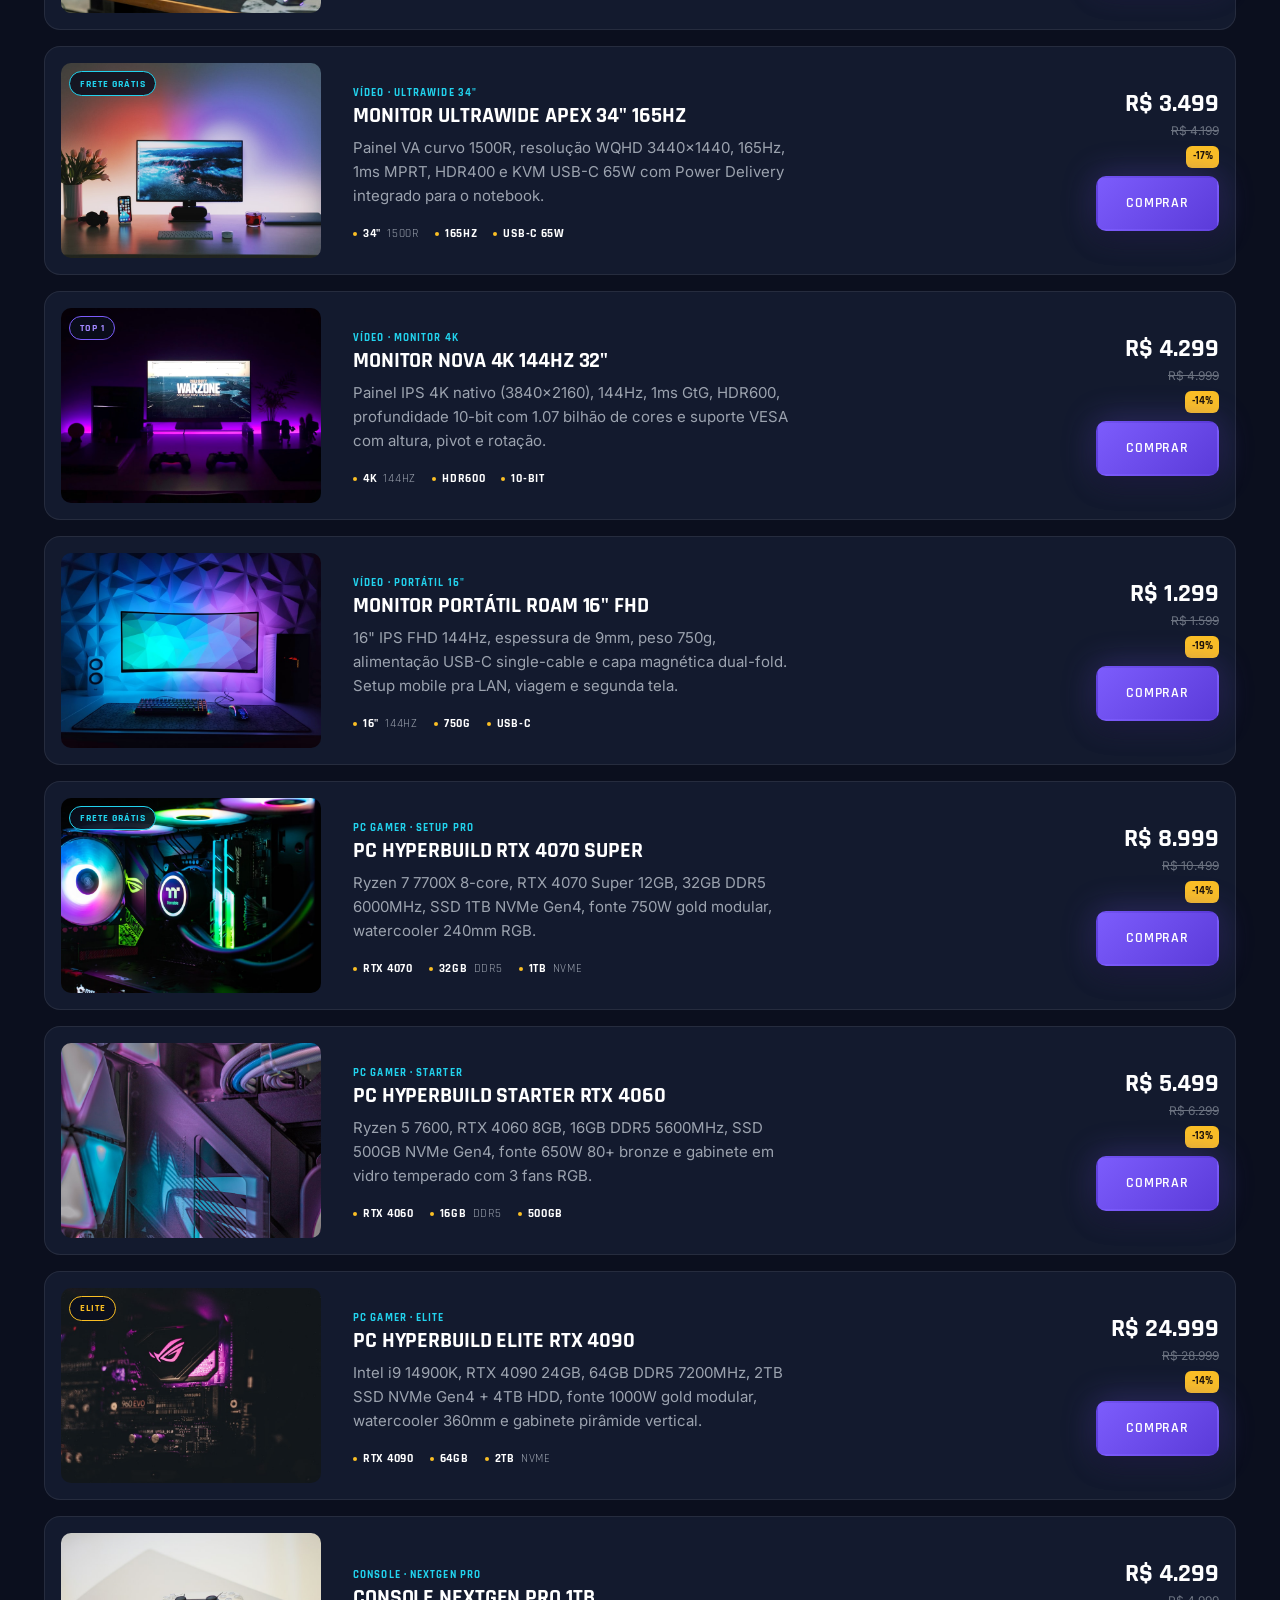
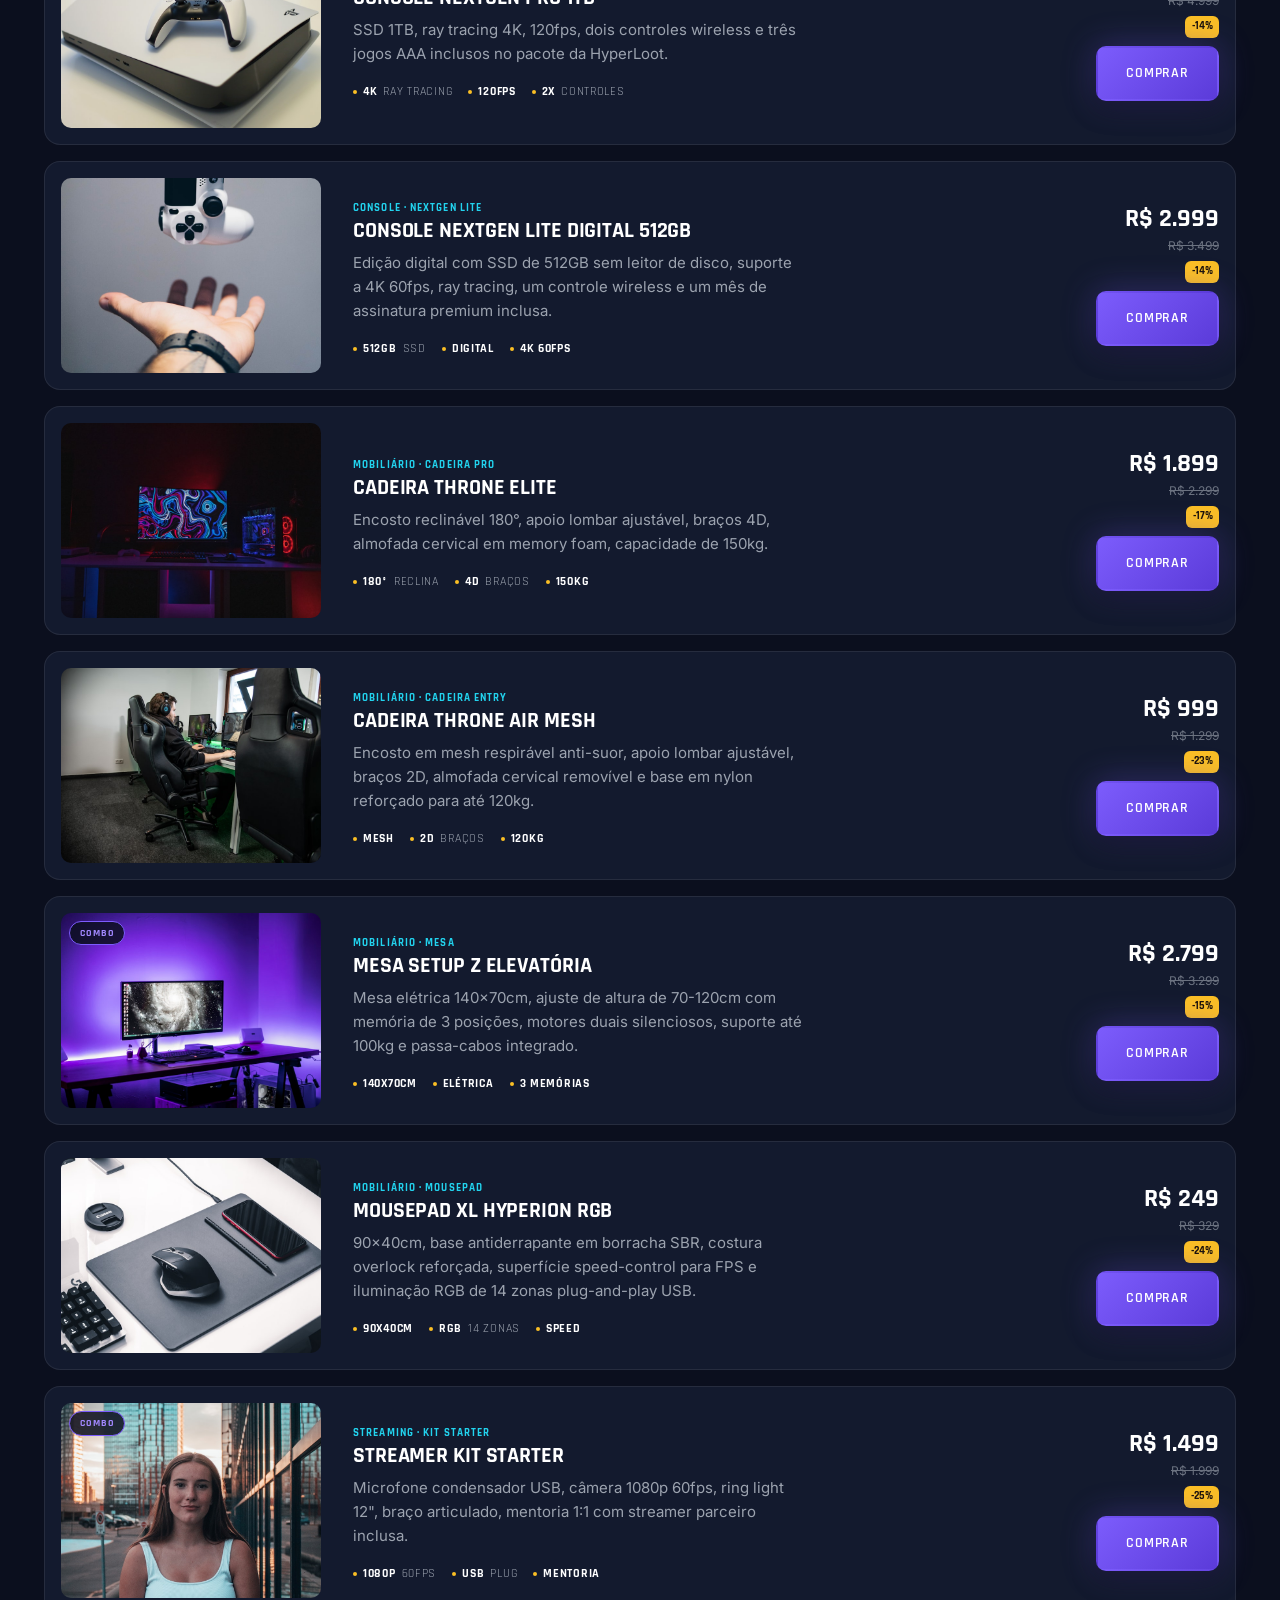
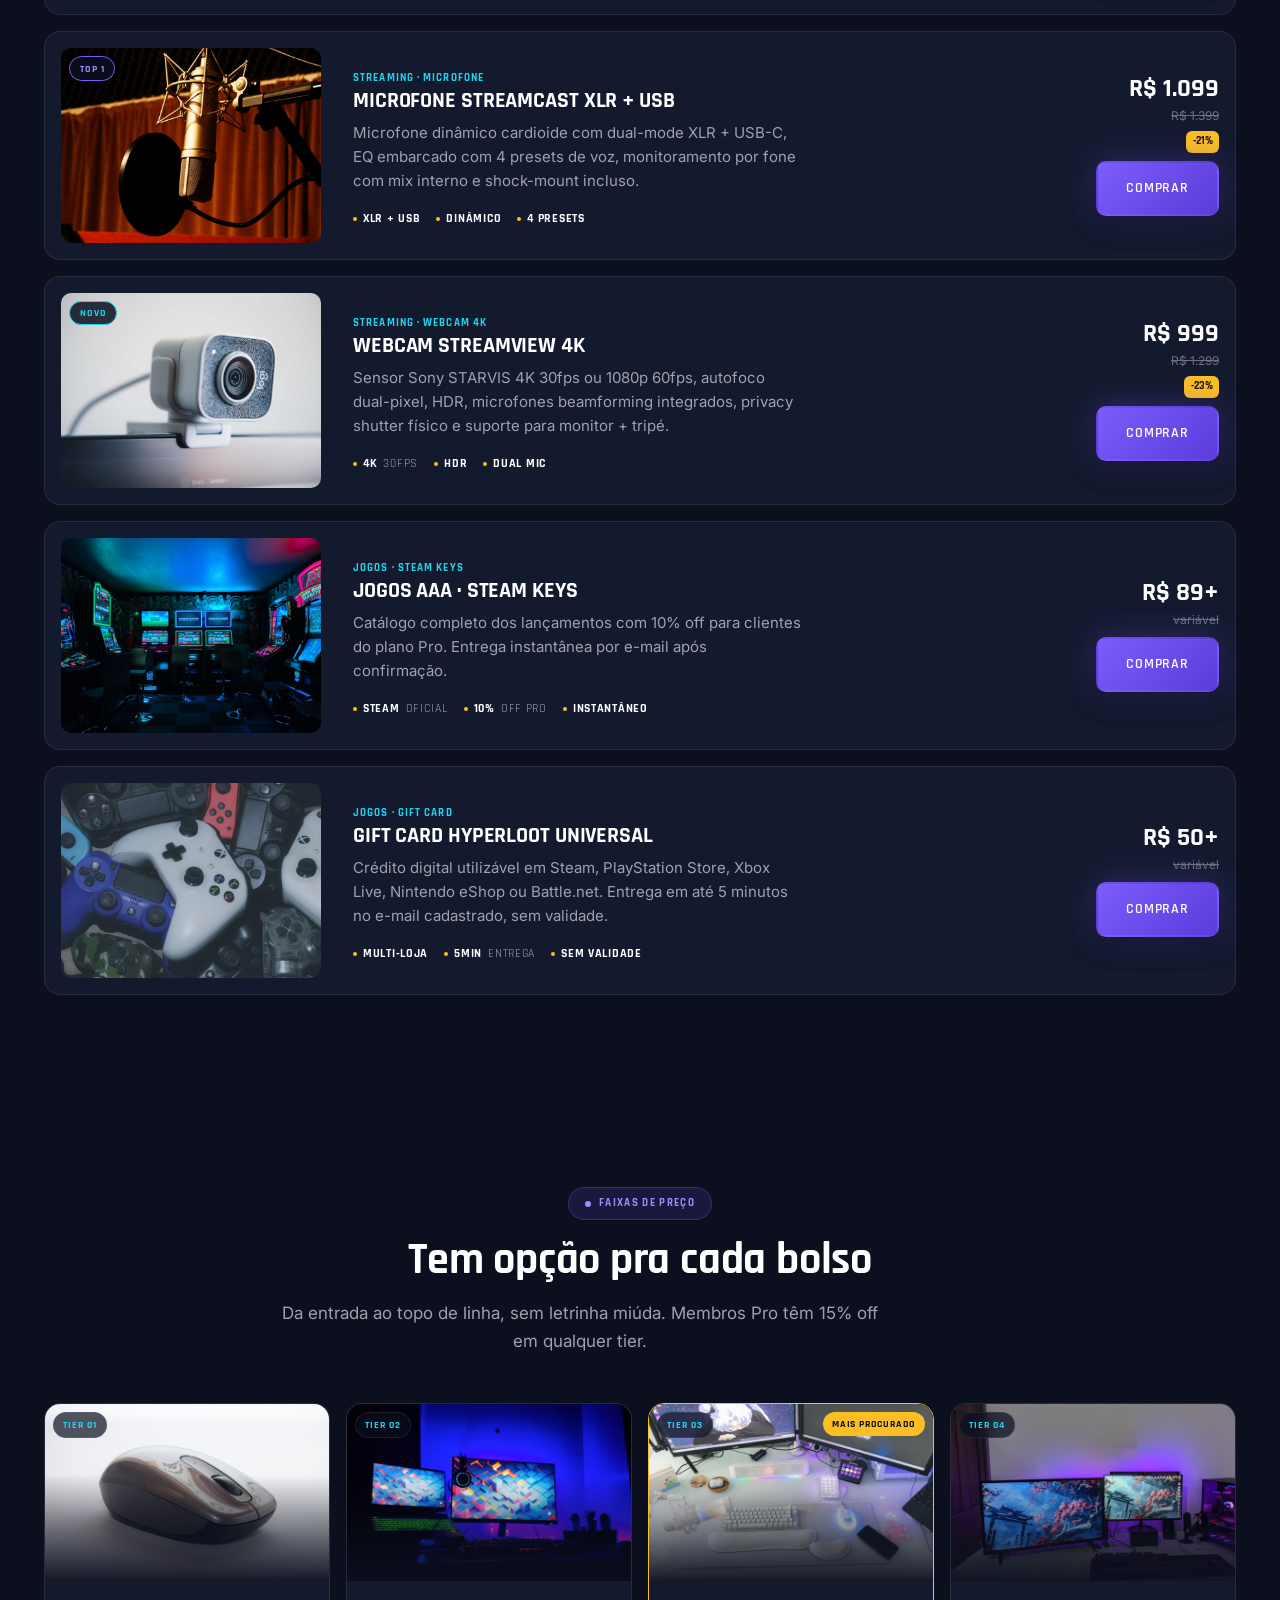
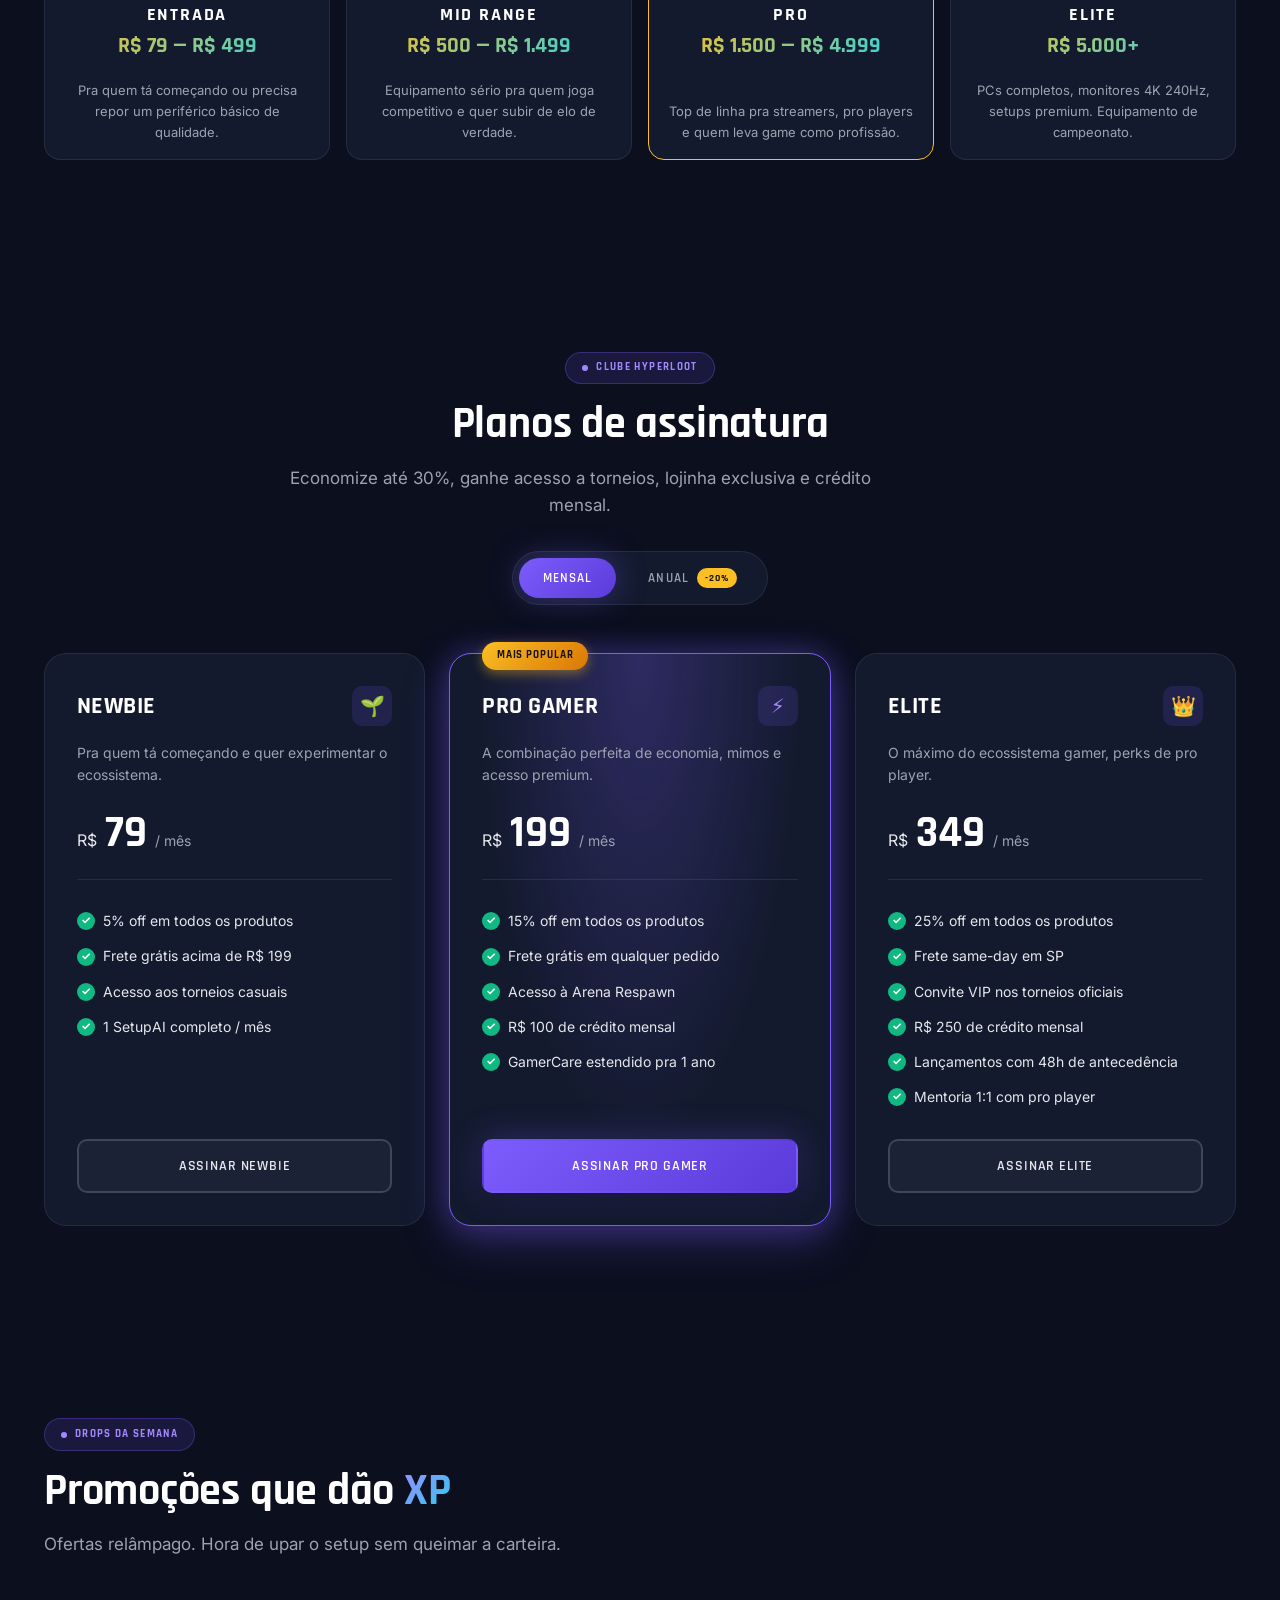
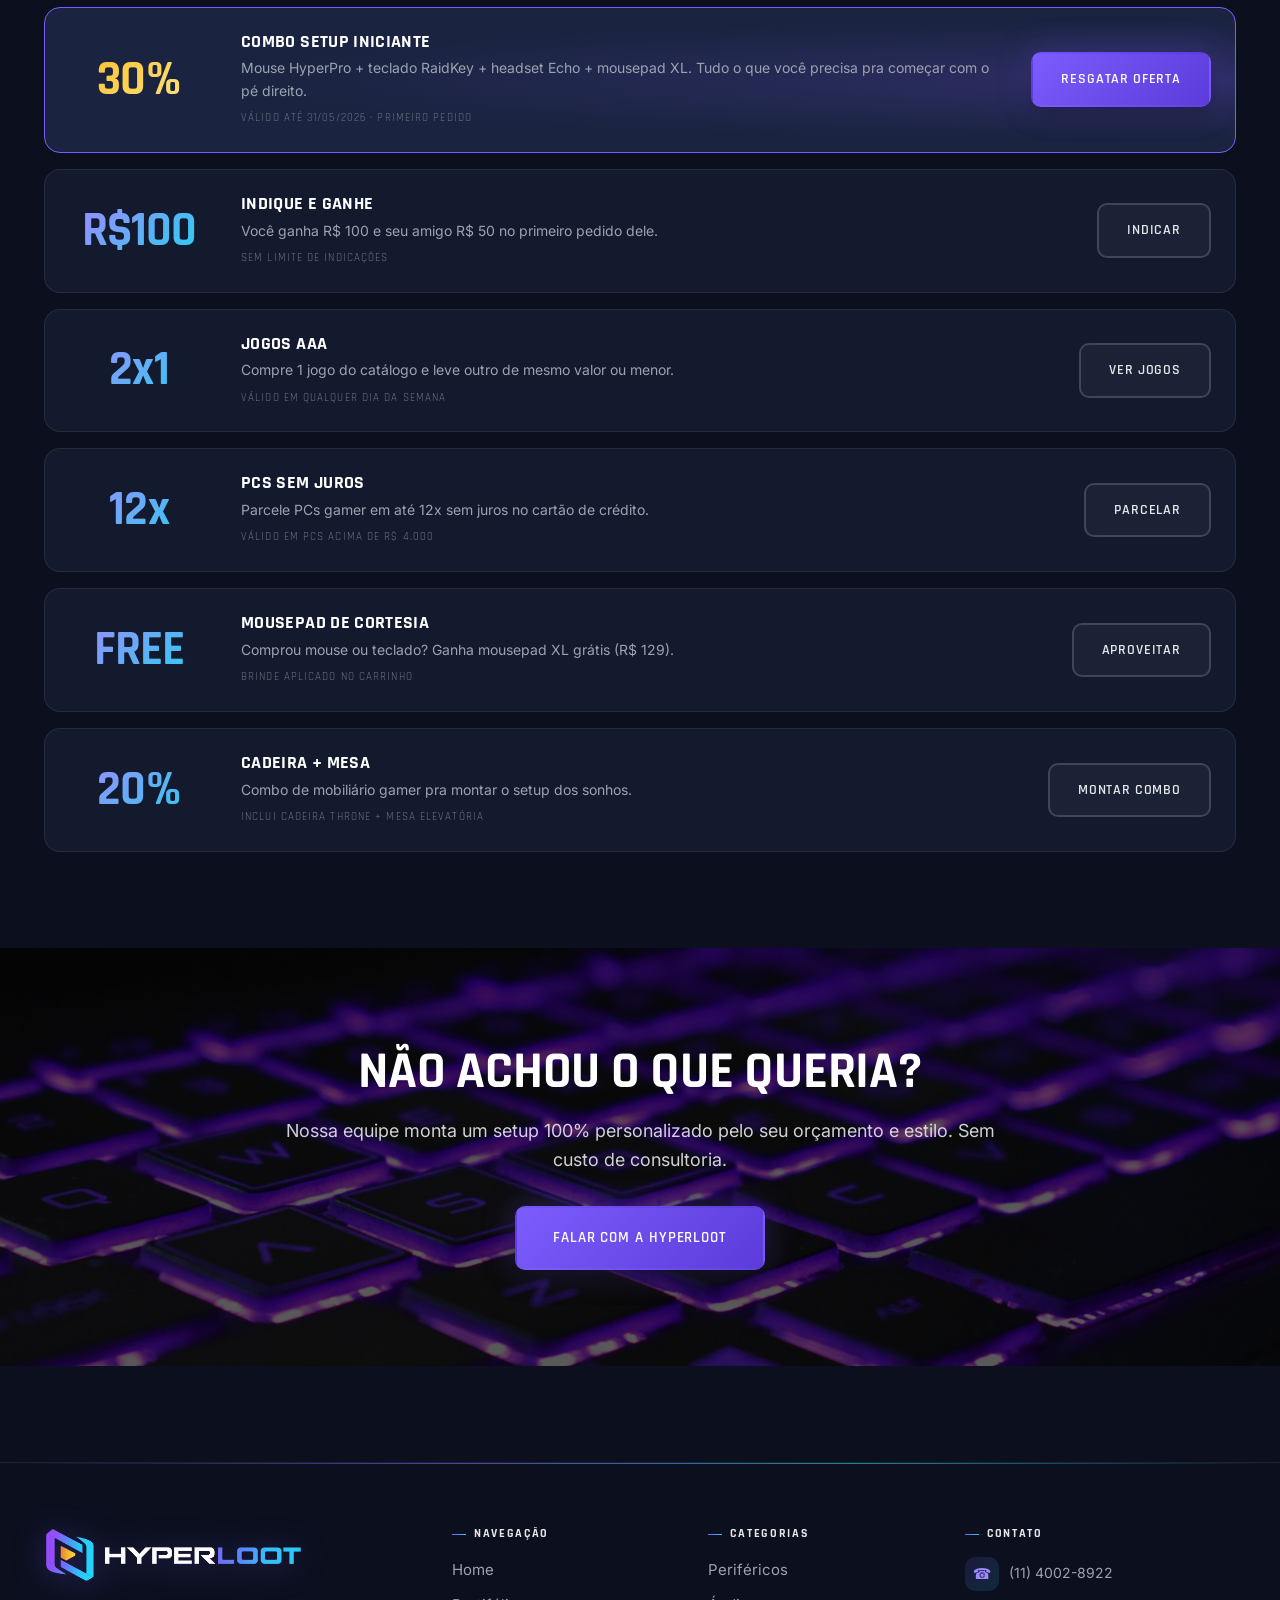
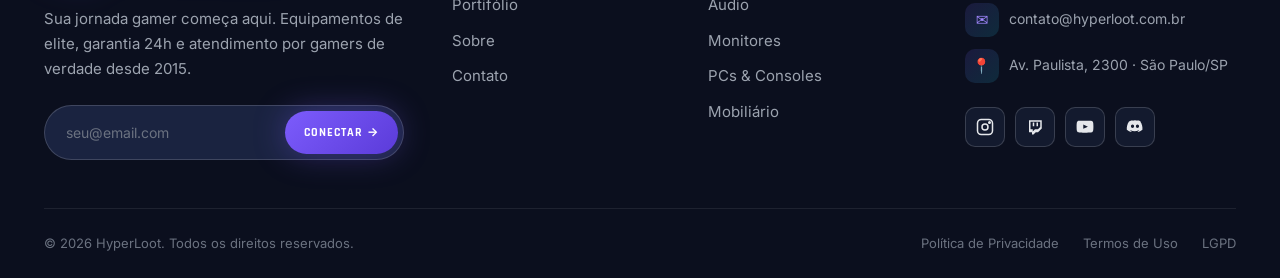
<file: pages/portifolio.html>
<!DOCTYPE html>
<html lang="pt-BR">

  <head>
    <meta charset="UTF-8" />
    <meta name="viewport" content="width=device-width, initial-scale=1.0" />
    <meta name="description" content="Catalogo HyperLoot: perifericos, monitores, consoles, PCs gamer, cadeiras e jogos. Precos transparentes, planos de assinatura e promocoes." />
    <meta name="theme-color" content="#7C5CFC" />
    <title>Portifólio · HyperLoot</title>

    <link rel="preconnect" href="https://fonts.googleapis.com" />
    <link rel="preconnect" href="https://fonts.gstatic.com" crossorigin />
    <link href="https://fonts.googleapis.com/css2?family=Rajdhani:wght@500;600;700&family=Inter:wght@400;500;600;700&display=swap" rel="stylesheet" />

    <link rel="stylesheet" href="../src/css/estilo.css" />
    <link rel="icon" type="image/png" href="../src/assets/img/logo-icon-hyper.png" />
  </head>

  <body>

    <header class="header" role="banner">
      <div class="container header-inner">
        <a href="../index.html" class="logo" aria-label="HyperLoot - Pagina inicial">
          <img src="../src/assets/img/logo-hyper.png" alt="HyperLoot" class="logo-full" />
        </a>

        <nav class="nav" aria-label="Navegacao principal">
          <ul class="nav-list" id="nav-list">
            <li><a href="../index.html" class="nav-link">Home</a></li>
            <li><a href="portifolio.html" class="nav-link active">Portifólio</a></li>
            <li><a href="sobre.html" class="nav-link">Sobre</a></li>
            <li><a href="contato.html" class="nav-link">Contato</a></li>
            <li><a href="contato.html" class="btn btn-primary">Comprar agora</a></li>
          </ul>

          <div class="nav-actions">
            <a href="contato.html" class="btn btn-primary">Comprar agora</a>
          </div>

          <button type="button" class="cart-toggle" aria-label="Abrir carrinho" aria-expanded="false">
            <svg viewBox="0 0 24 24" fill="none" stroke="currentColor" stroke-width="2" stroke-linecap="round" stroke-linejoin="round" aria-hidden="true">
              <circle cx="9" cy="21" r="1" />
              <circle cx="20" cy="21" r="1" />
              <path d="M1 1h4l2.7 13.4a2 2 0 0 0 2 1.6h9.7a2 2 0 0 0 2-1.6L23 6H6" />
            </svg>
            <span class="cart-badge" data-cart-count hidden>0</span>
          </button>

          <button class="menu-toggle" aria-label="Abrir menu" aria-expanded="false" aria-controls="nav-list">
            <svg viewBox="0 0 24 24" fill="none" stroke="currentColor" stroke-width="2.5" stroke-linecap="round">
              <line x1="3" y1="7" x2="21" y2="7" />
              <line x1="3" y1="12" x2="21" y2="12" />
              <line x1="3" y1="17" x2="21" y2="17" />
            </svg>
          </button>
        </nav>
      </div>
    </header>

    <main>

      <section class="page-header has-bg-image">
        <div class="container">
          <div class="page-header-grid">
            <div class="page-header-left">
              <nav class="breadcrumb" aria-label="Migalhas">
                <a href="../index.html">Home</a>
                <span>›</span>
                <span>Portifólio</span>
              </nav>
              <h1>Catálogo <span class="text-gradient">completo</span></h1>
              <p>33 produtos selecionados, 3 planos de assinatura e promoções relâmpago. Tudo curado por gamers, com preço transparente.</p>

              <div class="header-stats" aria-label="Resumo do catálogo">
                <div class="header-stat">
                  <strong>33<span>+</span></strong>
                  <small>produtos</small>
                </div>
                <div class="header-stat">
                  <strong>4<span>tiers</span></strong>
                  <small>faixas de preço</small>
                </div>
                <div class="header-stat">
                  <strong>3<span>planos</span></strong>
                  <small>de assinatura</small>
                </div>
                <div class="header-stat">
                  <strong>6<span>ativas</span></strong>
                  <small>promoções</small>
                </div>
              </div>
            </div>

            <aside class="page-header-right">
              <div class="quick-header">
                <h4>Acesso rápido</h4>
              </div>
              <div class="quick-list">
                <a href="#produtos" class="quick-item">
                  <span class="ql-icon ql-icon--products" aria-hidden="true">
                    <svg viewBox="0 0 24 24" fill="none" stroke="currentColor" stroke-width="2" stroke-linecap="round" stroke-linejoin="round"><rect x="3" y="3" width="7" height="7"/><rect x="14" y="3" width="7" height="7"/><rect x="3" y="14" width="7" height="7"/><rect x="14" y="14" width="7" height="7"/></svg>
                  </span>
                  <span class="ql-body">
                    <strong>Produtos</strong>
                    <small>33 itens curados</small>
                  </span>
                  <svg class="ql-arrow" viewBox="0 0 24 24" fill="none" stroke="currentColor" stroke-width="2.5" stroke-linecap="round" stroke-linejoin="round" aria-hidden="true"><polyline points="9 6 15 12 9 18"/></svg>
                </a>

                <a href="#comparativo" class="quick-item">
                  <span class="ql-icon ql-icon--price" aria-hidden="true">
                    <svg viewBox="0 0 24 24" fill="none" stroke="currentColor" stroke-width="2" stroke-linecap="round" stroke-linejoin="round"><path d="M20.59 13.41 13.42 20.58a2 2 0 0 1-2.83 0L2 12V2h10l8.59 8.59a2 2 0 0 1 0 2.82z"/><line x1="7" y1="7" x2="7.01" y2="7"/></svg>
                  </span>
                  <span class="ql-body">
                    <strong>Faixas de preço</strong>
                    <small>4 tiers transparentes</small>
                  </span>
                  <svg class="ql-arrow" viewBox="0 0 24 24" fill="none" stroke="currentColor" stroke-width="2.5" stroke-linecap="round" stroke-linejoin="round" aria-hidden="true"><polyline points="9 6 15 12 9 18"/></svg>
                </a>

                <a href="#planos" class="quick-item">
                  <span class="ql-icon ql-icon--plans" aria-hidden="true">
                    <svg viewBox="0 0 24 24" fill="none" stroke="currentColor" stroke-width="2" stroke-linecap="round" stroke-linejoin="round"><polygon points="12 2 15 8 22 9 17 14 18 21 12 18 6 21 7 14 2 9 9 8 12 2"/></svg>
                  </span>
                  <span class="ql-body">
                    <strong>Planos</strong>
                    <small>3 opções de assinatura</small>
                  </span>
                  <svg class="ql-arrow" viewBox="0 0 24 24" fill="none" stroke="currentColor" stroke-width="2.5" stroke-linecap="round" stroke-linejoin="round" aria-hidden="true"><polyline points="9 6 15 12 9 18"/></svg>
                </a>

                <a href="#promos" class="quick-item">
                  <span class="ql-icon ql-icon--promo" aria-hidden="true">
                    <svg viewBox="0 0 24 24" fill="none" stroke="currentColor" stroke-width="2" stroke-linecap="round" stroke-linejoin="round"><path d="M13 2 3 14h7l-1 8 10-12h-7l1-8z"/></svg>
                  </span>
                  <span class="ql-body">
                    <strong>Promoções</strong>
                    <small>6 ofertas relâmpago</small>
                  </span>
                  <svg class="ql-arrow" viewBox="0 0 24 24" fill="none" stroke="currentColor" stroke-width="2.5" stroke-linecap="round" stroke-linejoin="round" aria-hidden="true"><polyline points="9 6 15 12 9 18"/></svg>
                </a>
              </div>
            </aside>
          </div>
        </div>
      </section>

      <section class="section" id="produtos" aria-labelledby="produtos-title">
        <div class="container">
          <header class="reveal" style="margin-bottom: var(--space-md);">
            <span class="section-tag">Arsenal</span>
            <h2 id="produtos-title" class="section-title">Produtos HyperLoot</h2>
            <p class="section-subtitle">Filtre por categoria ou role pra ver tudo o que temos no momento.</p>
          </header>

          <div class="filter-pills reveal" role="tablist" aria-label="Filtrar produtos">
            <button class="filter-pill active" data-category="all">Todos</button>
            <button class="filter-pill" data-category="periferico">Periféricos</button>
            <button class="filter-pill" data-category="audio">Áudio</button>
            <button class="filter-pill" data-category="monitor">Monitores</button>
            <button class="filter-pill" data-category="pc">PCs &amp; Consoles</button>
            <button class="filter-pill" data-category="mobiliario">Mobiliário</button>
            <button class="filter-pill" data-category="streaming">Streaming</button>
            <button class="filter-pill" data-category="jogo">Jogos</button>
          </div>

          <div class="product-list reveal">

            <article class="product-row" data-category="periferico">
              <div class="product-row-img">
                <span class="product-row-tag gold">Bestseller</span>
                <img src="../src/assets/img/product-mouse.jpg" alt="Mouse HyperPro 26K" loading="lazy" />
              </div>
              <div class="product-row-content">
                <span class="cat">Periférico · Mouse</span>
                <h3>Mouse HyperPro 26K</h3>
                <p>Sensor PixArt 26.000 DPI, 8 botões programáveis, 60g ultraleve, switch óptico de 100M cliques e cabo paracord ultra flexível.</p>
                <div class="product-row-specs">
                  <span class="product-row-spec"><strong>26k</strong> DPI</span>
                  <span class="product-row-spec"><strong>60g</strong> peso</span>
                  <span class="product-row-spec"><strong>USB-C</strong></span>
                </div>
              </div>
              <div class="product-row-meta">
                <div class="product-row-price">
                  <strong>R$ 449</strong>
                  <small>R$ 599</small>
                  <em>-25%</em>
                </div>
                <button type="button" class="btn btn-primary add-to-cart">Comprar</button>
              </div>
            </article>

            <article class="product-row" data-category="periferico">
              <div class="product-row-img">
                <span class="product-row-tag cyan">Novo</span>
                <img src="../src/assets/img/product-mouse-wireless.jpg" alt="Mouse VortexRed Wireless" loading="lazy" />
              </div>
              <div class="product-row-content">
                <span class="cat">Periférico · Mouse Wireless</span>
                <h3>Mouse VortexRed Wireless</h3>
                <p>Sensor HERO 32K, dual conectividade 2.4GHz Lightspeed + Bluetooth, bateria de 90 horas, peso 63g e iluminação RGB Lightsync com 16M de cores.</p>
                <div class="product-row-specs">
                  <span class="product-row-spec"><strong>32k</strong> DPI</span>
                  <span class="product-row-spec"><strong>90h</strong> bateria</span>
                  <span class="product-row-spec"><strong>2.4GHz</strong></span>
                </div>
              </div>
              <div class="product-row-meta">
                <div class="product-row-price">
                  <strong>R$ 899</strong>
                  <small>R$ 1.099</small>
                  <em>-18%</em>
                </div>
                <button type="button" class="btn btn-primary add-to-cart">Comprar</button>
              </div>
            </article>

            <article class="product-row" data-category="periferico">
              <div class="product-row-img">
                <img src="../src/assets/img/product-mouse-mmo.jpg" alt="Mouse SilentClick MMO" loading="lazy" />
              </div>
              <div class="product-row-content">
                <span class="cat">Periférico · Mouse MMO</span>
                <h3>Mouse SilentClick MMO 16</h3>
                <p>16 botões programáveis no polegar, sensor 18.000 DPI, switches silenciosos Omron de 80M cliques e descanso de polegar removível. Ideal pra MMO, MOBA e produtividade.</p>
                <div class="product-row-specs">
                  <span class="product-row-spec"><strong>16</strong> botões</span>
                  <span class="product-row-spec"><strong>18k</strong> DPI</span>
                  <span class="product-row-spec"><strong>80M</strong> cliques</span>
                </div>
              </div>
              <div class="product-row-meta">
                <div class="product-row-price">
                  <strong>R$ 549</strong>
                  <small>R$ 699</small>
                  <em>-21%</em>
                </div>
                <button type="button" class="btn btn-primary add-to-cart">Comprar</button>
              </div>
            </article>

            <article class="product-row" data-category="periferico">
              <div class="product-row-img">
                <span class="product-row-tag gold">Pro Player</span>
                <img src="../src/assets/img/product-mouse-fps.jpg" alt="Mouse AeroLite FPS" loading="lazy" />
              </div>
              <div class="product-row-content">
                <span class="cat">Periférico · Mouse FPS</span>
                <h3>Mouse AeroLite FPS Lightspeed</h3>
                <p>Sensor HERO 25K, switches ópticos com resposta de 1ms, peso pluma de 47g, formato simétrico para FPS competitivo e cabo Speedflex praticamente sem arrasto.</p>
                <div class="product-row-specs">
                  <span class="product-row-spec"><strong>47g</strong> peso</span>
                  <span class="product-row-spec"><strong>25k</strong> DPI</span>
                  <span class="product-row-spec"><strong>1ms</strong> latência</span>
                </div>
              </div>
              <div class="product-row-meta">
                <div class="product-row-price">
                  <strong>R$ 749</strong>
                  <small>R$ 999</small>
                  <em>-25%</em>
                </div>
                <button type="button" class="btn btn-primary add-to-cart">Comprar</button>
              </div>
            </article>

            <article class="product-row" data-category="periferico">
              <div class="product-row-img">
                <img src="../src/assets/img/product-mouse-ambi.jpg" alt="Mouse Glide Ambidextro" loading="lazy" />
              </div>
              <div class="product-row-content">
                <span class="cat">Periférico · Mouse Entry</span>
                <h3>Mouse Glide Ambidextro</h3>
                <p>12.000 DPI, formato ambidestro com botões duplicados em cada lado, RGB de 16M cores, peso 75g e cabo paracord trançado. Entrada perfeita para o competitivo.</p>
                <div class="product-row-specs">
                  <span class="product-row-spec"><strong>12k</strong> DPI</span>
                  <span class="product-row-spec"><strong>75g</strong> peso</span>
                  <span class="product-row-spec"><strong>Ambidextro</strong></span>
                </div>
              </div>
              <div class="product-row-meta">
                <div class="product-row-price">
                  <strong>R$ 199</strong>
                  <small>R$ 279</small>
                  <em>-29%</em>
                </div>
                <button type="button" class="btn btn-primary add-to-cart">Comprar</button>
              </div>
            </article>

            <article class="product-row" data-category="periferico">
              <div class="product-row-img">
                <span class="product-row-tag cyan">Novo</span>
                <img src="../src/assets/img/product-keyboard.jpg" alt="Teclado RaidKey TKL" loading="lazy" />
              </div>
              <div class="product-row-content">
                <span class="cat">Periférico · Teclado TKL</span>
                <h3>Teclado RaidKey TKL Mecânico</h3>
                <p>Hot-swap completo, switch Gateron vermelho, RGB per-key, layout ABNT2, keycaps PBT double-shot. Construção em alumínio escovado.</p>
                <div class="product-row-specs">
                  <span class="product-row-spec"><strong>TKL</strong> compacto</span>
                  <span class="product-row-spec"><strong>RGB</strong> per-key</span>
                  <span class="product-row-spec"><strong>Hot-swap</strong></span>
                </div>
              </div>
              <div class="product-row-meta">
                <div class="product-row-price">
                  <strong>R$ 729</strong>
                  <small>R$ 899</small>
                  <em>-19%</em>
                </div>
                <button type="button" class="btn btn-primary add-to-cart">Comprar</button>
              </div>
            </article>

            <article class="product-row" data-category="periferico">
              <div class="product-row-img">
                <img src="../src/assets/img/product-keyboard-full.jpg" alt="Teclado Sentinel Full RGB" loading="lazy" />
              </div>
              <div class="product-row-content">
                <span class="cat">Periférico · Teclado Full</span>
                <h3>Teclado Sentinel Full RGB</h3>
                <p>Layout 104 teclas com numpad dedicado, switch Outemu marrom hot-swap, RGB per-key, descanso de pulso magnético e controles de mídia em multimedia keys físicas.</p>
                <div class="product-row-specs">
                  <span class="product-row-spec"><strong>104</strong> teclas</span>
                  <span class="product-row-spec"><strong>Numpad</strong></span>
                  <span class="product-row-spec"><strong>Hot-swap</strong></span>
                </div>
              </div>
              <div class="product-row-meta">
                <div class="product-row-price">
                  <strong>R$ 599</strong>
                  <small>R$ 749</small>
                  <em>-20%</em>
                </div>
                <button type="button" class="btn btn-primary add-to-cart">Comprar</button>
              </div>
            </article>

            <article class="product-row" data-category="periferico">
              <div class="product-row-img">
                <span class="product-row-tag cyan">Compacto</span>
                <img src="../src/assets/img/product-keyboard-65.jpg" alt="Teclado Compact 65 Aura" loading="lazy" />
              </div>
              <div class="product-row-content">
                <span class="cat">Periférico · Teclado 65%</span>
                <h3>Teclado Compact 65% Aura</h3>
                <p>Layout 65% em alumínio CNC, switch Akko V3 Cream Yellow lubrificado de fábrica, keycaps PBT dye-sub, hot-swap, USB-C destacável e RGB south-facing.</p>
                <div class="product-row-specs">
                  <span class="product-row-spec"><strong>65%</strong></span>
                  <span class="product-row-spec"><strong>Alumínio</strong></span>
                  <span class="product-row-spec"><strong>PBT</strong></span>
                </div>
              </div>
              <div class="product-row-meta">
                <div class="product-row-price">
                  <strong>R$ 999</strong>
                  <small>R$ 1.249</small>
                  <em>-20%</em>
                </div>
                <button type="button" class="btn btn-primary add-to-cart">Comprar</button>
              </div>
            </article>

            <article class="product-row" data-category="periferico">
              <div class="product-row-img">
                <span class="product-row-tag cyan">Novo</span>
                <img src="../src/assets/img/product-keyboard-wireless.jpg" alt="Teclado Stealth Wireless 75" loading="lazy" />
              </div>
              <div class="product-row-content">
                <span class="cat">Periférico · Teclado Wireless</span>
                <h3>Teclado Stealth Wireless 75%</h3>
                <p>Tri-mode (2.4GHz + Bluetooth 5.3 + USB-C), bateria 4000mAh com 200h de autonomia, switch Gateron silver, gasket mount e foam silenciador interno.</p>
                <div class="product-row-specs">
                  <span class="product-row-spec"><strong>75%</strong></span>
                  <span class="product-row-spec"><strong>Tri-mode</strong></span>
                  <span class="product-row-spec"><strong>200h</strong> bateria</span>
                </div>
              </div>
              <div class="product-row-meta">
                <div class="product-row-price">
                  <strong>R$ 1.249</strong>
                  <small>R$ 1.499</small>
                  <em>-17%</em>
                </div>
                <button type="button" class="btn btn-primary add-to-cart">Comprar</button>
              </div>
            </article>

            <article class="product-row" data-category="periferico">
              <div class="product-row-img">
                <span class="product-row-tag gold">DIY</span>
                <img src="../src/assets/img/product-keyboard-custom.jpg" alt="Teclado Custom Builder Kit" loading="lazy" />
              </div>
              <div class="product-row-content">
                <span class="cat">Periférico · Custom Kit</span>
                <h3>Teclado Custom Builder Kit</h3>
                <p>Kit barebones 60% em alumínio Pearl White, PCB hot-swap south-facing, gasket mount e stabilizers pré-lubrificados. Você escolhe switches e keycaps. Construa do seu jeito.</p>
                <div class="product-row-specs">
                  <span class="product-row-spec"><strong>Barebones</strong></span>
                  <span class="product-row-spec"><strong>Gasket</strong></span>
                  <span class="product-row-spec"><strong>South-facing</strong></span>
                </div>
              </div>
              <div class="product-row-meta">
                <div class="product-row-price">
                  <strong>R$ 1.799</strong>
                  <small>R$ 2.199</small>
                  <em>-18%</em>
                </div>
                <button type="button" class="btn btn-primary add-to-cart">Comprar</button>
              </div>
            </article>

            <article class="product-row" data-category="audio">
              <div class="product-row-img">
                <span class="product-row-tag">Top 1</span>
                <img src="../src/assets/img/product-headset.jpg" alt="Headset Echo Surround 7.1" loading="lazy" />
              </div>
              <div class="product-row-content">
                <span class="cat">Áudio · Headset</span>
                <h3>Headset Echo Surround 7.1</h3>
                <p>Drivers 50mm neodímio, surround virtual 7.1, microfone removível com ENC, espuma memory foam e dupla conexão USB-C + 3.5mm.</p>
                <div class="product-row-specs">
                  <span class="product-row-spec"><strong>50mm</strong> drivers</span>
                  <span class="product-row-spec"><strong>7.1</strong> surround</span>
                  <span class="product-row-spec"><strong>ENC</strong> mic</span>
                </div>
              </div>
              <div class="product-row-meta">
                <div class="product-row-price">
                  <strong>R$ 599</strong>
                  <small>R$ 799</small>
                  <em>-25%</em>
                </div>
                <button type="button" class="btn btn-primary add-to-cart">Comprar</button>
              </div>
            </article>

            <article class="product-row" data-category="audio">
              <div class="product-row-img">
                <span class="product-row-tag gold">Premium</span>
                <img src="../src/assets/img/product-headset-wireless.jpg" alt="Headset TitanX Wireless" loading="lazy" />
              </div>
              <div class="product-row-content">
                <span class="cat">Áudio · Headset Wireless</span>
                <h3>Headset TitanX Wireless</h3>
                <p>Drivers planares de 50mm, wireless 2.4GHz com latência sub-25ms, microfone broadcast hi-fi destacável, espuma cooling gel e bateria de 40h com dock magnético.</p>
                <div class="product-row-specs">
                  <span class="product-row-spec"><strong>50mm</strong> planar</span>
                  <span class="product-row-spec"><strong>40h</strong> bateria</span>
                  <span class="product-row-spec"><strong>2.4GHz</strong></span>
                </div>
              </div>
              <div class="product-row-meta">
                <div class="product-row-price">
                  <strong>R$ 1.799</strong>
                  <small>R$ 2.299</small>
                  <em>-22%</em>
                </div>
                <button type="button" class="btn btn-primary add-to-cart">Comprar</button>
              </div>
            </article>

            <article class="product-row" data-category="audio">
              <div class="product-row-img">
                <img src="../src/assets/img/product-headset-lite.jpg" alt="Headset EsportPlay Lite" loading="lazy" />
              </div>
              <div class="product-row-content">
                <span class="cat">Áudio · Headset Entry</span>
                <h3>Headset EsportPlay Lite</h3>
                <p>Drivers 40mm neodímio, almofadas memory foam respirável, microfone flexível com mute físico, controle inline com volume e cabo trançado de 2.1m plug 3.5mm.</p>
                <div class="product-row-specs">
                  <span class="product-row-spec"><strong>40mm</strong> drivers</span>
                  <span class="product-row-spec"><strong>Mute</strong> físico</span>
                  <span class="product-row-spec"><strong>3.5mm</strong></span>
                </div>
              </div>
              <div class="product-row-meta">
                <div class="product-row-price">
                  <strong>R$ 249</strong>
                  <small>R$ 349</small>
                  <em>-29%</em>
                </div>
                <button type="button" class="btn btn-primary add-to-cart">Comprar</button>
              </div>
            </article>

            <article class="product-row" data-category="audio">
              <div class="product-row-img">
                <span class="product-row-tag cyan">Novo</span>
                <img src="../src/assets/img/product-earbuds.jpg" alt="Earbuds GamerPods Pro TWS" loading="lazy" />
              </div>
              <div class="product-row-content">
                <span class="cat">Áudio · Earbuds TWS</span>
                <h3>Earbuds GamerPods Pro TWS</h3>
                <p>True wireless com modo Gaming de latência 50ms, cancelamento de ruído ativo, 8h por carga + 24h no estojo, drivers dinâmicos 11mm e certificação IPX5.</p>
                <div class="product-row-specs">
                  <span class="product-row-spec"><strong>50ms</strong> gaming</span>
                  <span class="product-row-spec"><strong>ANC</strong></span>
                  <span class="product-row-spec"><strong>32h</strong> total</span>
                </div>
              </div>
              <div class="product-row-meta">
                <div class="product-row-price">
                  <strong>R$ 449</strong>
                  <small>R$ 599</small>
                  <em>-25%</em>
                </div>
                <button type="button" class="btn btn-primary add-to-cart">Comprar</button>
              </div>
            </article>

            <article class="product-row" data-category="audio">
              <div class="product-row-img">
                <img src="../src/assets/img/product-headset-studio.jpg" alt="Headset Studio Lab Open-back" loading="lazy" />
              </div>
              <div class="product-row-content">
                <span class="cat">Áudio · Headset Studio</span>
                <h3>Headset Studio Lab Open-back</h3>
                <p>Drivers 53mm de fibra de bio-celulose, design open-back para palco sonoro crítico, impedância 80Ω e cabo destacável de 3m. Edição, produção e gaming AAA imersivo.</p>
                <div class="product-row-specs">
                  <span class="product-row-spec"><strong>Open-back</strong></span>
                  <span class="product-row-spec"><strong>80Ω</strong></span>
                  <span class="product-row-spec"><strong>53mm</strong></span>
                </div>
              </div>
              <div class="product-row-meta">
                <div class="product-row-price">
                  <strong>R$ 1.499</strong>
                  <small>R$ 1.799</small>
                  <em>-17%</em>
                </div>
                <button type="button" class="btn btn-primary add-to-cart">Comprar</button>
              </div>
            </article>

            <article class="product-row" data-category="monitor">
              <div class="product-row-img">
                <img src="../src/assets/img/product-monitor.jpg" alt="Monitor Vortex 27 240Hz" loading="lazy" />
              </div>
              <div class="product-row-content">
                <span class="cat">Vídeo · Monitor 27"</span>
                <h3>Monitor Vortex 27" 240Hz</h3>
                <p>Painel IPS QHD, 240Hz nativos, 1ms GtG, HDR400, sincronia FreeSync Premium e ajuste completo de altura, pivot e rotação.</p>
                <div class="product-row-specs">
                  <span class="product-row-spec"><strong>240Hz</strong></span>
                  <span class="product-row-spec"><strong>QHD</strong> IPS</span>
                  <span class="product-row-spec"><strong>1ms</strong> GtG</span>
                </div>
              </div>
              <div class="product-row-meta">
                <div class="product-row-price">
                  <strong>R$ 2.499</strong>
                  <small>R$ 2.999</small>
                  <em>-17%</em>
                </div>
                <button type="button" class="btn btn-primary add-to-cart">Comprar</button>
              </div>
            </article>

            <article class="product-row" data-category="monitor">
              <div class="product-row-img">
                <span class="product-row-tag cyan">Frete grátis</span>
                <img src="../src/assets/img/product-monitor-ultrawide.jpg" alt="Monitor UltraWide Apex 34" loading="lazy" />
              </div>
              <div class="product-row-content">
                <span class="cat">Vídeo · UltraWide 34"</span>
                <h3>Monitor UltraWide Apex 34" 165Hz</h3>
                <p>Painel VA curvo 1500R, resolução WQHD 3440x1440, 165Hz, 1ms MPRT, HDR400 e KVM USB-C 65W com Power Delivery integrado para o notebook.</p>
                <div class="product-row-specs">
                  <span class="product-row-spec"><strong>34"</strong> 1500R</span>
                  <span class="product-row-spec"><strong>165Hz</strong></span>
                  <span class="product-row-spec"><strong>USB-C 65W</strong></span>
                </div>
              </div>
              <div class="product-row-meta">
                <div class="product-row-price">
                  <strong>R$ 3.499</strong>
                  <small>R$ 4.199</small>
                  <em>-17%</em>
                </div>
                <button type="button" class="btn btn-primary add-to-cart">Comprar</button>
              </div>
            </article>

            <article class="product-row" data-category="monitor">
              <div class="product-row-img">
                <span class="product-row-tag">Top 1</span>
                <img src="../src/assets/img/product-monitor-4k.jpg" alt="Monitor Nova 4K 144Hz 32" loading="lazy" />
              </div>
              <div class="product-row-content">
                <span class="cat">Vídeo · Monitor 4K</span>
                <h3>Monitor Nova 4K 144Hz 32"</h3>
                <p>Painel IPS 4K nativo (3840x2160), 144Hz, 1ms GtG, HDR600, profundidade 10-bit com 1.07 bilhão de cores e suporte VESA com altura, pivot e rotação.</p>
                <div class="product-row-specs">
                  <span class="product-row-spec"><strong>4K</strong> 144Hz</span>
                  <span class="product-row-spec"><strong>HDR600</strong></span>
                  <span class="product-row-spec"><strong>10-bit</strong></span>
                </div>
              </div>
              <div class="product-row-meta">
                <div class="product-row-price">
                  <strong>R$ 4.299</strong>
                  <small>R$ 4.999</small>
                  <em>-14%</em>
                </div>
                <button type="button" class="btn btn-primary add-to-cart">Comprar</button>
              </div>
            </article>

            <article class="product-row" data-category="monitor">
              <div class="product-row-img">
                <img src="../src/assets/img/product-monitor-portable.jpg" alt="Monitor Portátil 16" loading="lazy" />
              </div>
              <div class="product-row-content">
                <span class="cat">Vídeo · Portátil 16"</span>
                <h3>Monitor Portátil Roam 16" FHD</h3>
                <p>16" IPS FHD 144Hz, espessura de 9mm, peso 750g, alimentação USB-C single-cable e capa magnética dual-fold. Setup mobile pra LAN, viagem e segunda tela.</p>
                <div class="product-row-specs">
                  <span class="product-row-spec"><strong>16"</strong> 144Hz</span>
                  <span class="product-row-spec"><strong>750g</strong></span>
                  <span class="product-row-spec"><strong>USB-C</strong></span>
                </div>
              </div>
              <div class="product-row-meta">
                <div class="product-row-price">
                  <strong>R$ 1.299</strong>
                  <small>R$ 1.599</small>
                  <em>-19%</em>
                </div>
                <button type="button" class="btn btn-primary add-to-cart">Comprar</button>
              </div>
            </article>

            <article class="product-row" data-category="pc">
              <div class="product-row-img">
                <span class="product-row-tag cyan">Frete grátis</span>
                <img src="../src/assets/img/product-pc.jpg" alt="PC HyperBuild RTX 4070" loading="lazy" />
              </div>
              <div class="product-row-content">
                <span class="cat">PC Gamer · Setup Pro</span>
                <h3>PC HyperBuild RTX 4070 Super</h3>
                <p>Ryzen 7 7700X 8-core, RTX 4070 Super 12GB, 32GB DDR5 6000MHz, SSD 1TB NVMe Gen4, fonte 750W gold modular, watercooler 240mm RGB.</p>
                <div class="product-row-specs">
                  <span class="product-row-spec"><strong>RTX 4070</strong></span>
                  <span class="product-row-spec"><strong>32GB</strong> DDR5</span>
                  <span class="product-row-spec"><strong>1TB</strong> NVMe</span>
                </div>
              </div>
              <div class="product-row-meta">
                <div class="product-row-price">
                  <strong>R$ 8.999</strong>
                  <small>R$ 10.499</small>
                  <em>-14%</em>
                </div>
                <button type="button" class="btn btn-primary add-to-cart">Comprar</button>
              </div>
            </article>

            <article class="product-row" data-category="pc">
              <div class="product-row-img">
                <img src="../src/assets/img/product-pc-mid.jpg" alt="PC HyperBuild Starter RTX 4060" loading="lazy" />
              </div>
              <div class="product-row-content">
                <span class="cat">PC Gamer · Starter</span>
                <h3>PC HyperBuild Starter RTX 4060</h3>
                <p>Ryzen 5 7600, RTX 4060 8GB, 16GB DDR5 5600MHz, SSD 500GB NVMe Gen4, fonte 650W 80+ bronze e gabinete em vidro temperado com 3 fans RGB.</p>
                <div class="product-row-specs">
                  <span class="product-row-spec"><strong>RTX 4060</strong></span>
                  <span class="product-row-spec"><strong>16GB</strong> DDR5</span>
                  <span class="product-row-spec"><strong>500GB</strong></span>
                </div>
              </div>
              <div class="product-row-meta">
                <div class="product-row-price">
                  <strong>R$ 5.499</strong>
                  <small>R$ 6.299</small>
                  <em>-13%</em>
                </div>
                <button type="button" class="btn btn-primary add-to-cart">Comprar</button>
              </div>
            </article>

            <article class="product-row" data-category="pc">
              <div class="product-row-img">
                <span class="product-row-tag gold">Elite</span>
                <img src="../src/assets/img/product-pc-elite.jpg" alt="PC HyperBuild Elite RTX 4090" loading="lazy" />
              </div>
              <div class="product-row-content">
                <span class="cat">PC Gamer · Elite</span>
                <h3>PC HyperBuild Elite RTX 4090</h3>
                <p>Intel i9 14900K, RTX 4090 24GB, 64GB DDR5 7200MHz, 2TB SSD NVMe Gen4 + 4TB HDD, fonte 1000W gold modular, watercooler 360mm e gabinete pirâmide vertical.</p>
                <div class="product-row-specs">
                  <span class="product-row-spec"><strong>RTX 4090</strong></span>
                  <span class="product-row-spec"><strong>64GB</strong></span>
                  <span class="product-row-spec"><strong>2TB</strong> NVMe</span>
                </div>
              </div>
              <div class="product-row-meta">
                <div class="product-row-price">
                  <strong>R$ 24.999</strong>
                  <small>R$ 28.999</small>
                  <em>-14%</em>
                </div>
                <button type="button" class="btn btn-primary add-to-cart">Comprar</button>
              </div>
            </article>

            <article class="product-row" data-category="pc">
              <div class="product-row-img">
                <img src="../src/assets/img/product-console.jpg" alt="Console NextGen Pro" loading="lazy" />
              </div>
              <div class="product-row-content">
                <span class="cat">Console · NextGen Pro</span>
                <h3>Console NextGen Pro 1TB</h3>
                <p>SSD 1TB, ray tracing 4K, 120fps, dois controles wireless e três jogos AAA inclusos no pacote da HyperLoot.</p>
                <div class="product-row-specs">
                  <span class="product-row-spec"><strong>4K</strong> ray tracing</span>
                  <span class="product-row-spec"><strong>120fps</strong></span>
                  <span class="product-row-spec"><strong>2x</strong> controles</span>
                </div>
              </div>
              <div class="product-row-meta">
                <div class="product-row-price">
                  <strong>R$ 4.299</strong>
                  <small>R$ 4.999</small>
                  <em>-14%</em>
                </div>
                <button type="button" class="btn btn-primary add-to-cart">Comprar</button>
              </div>
            </article>

            <article class="product-row" data-category="pc">
              <div class="product-row-img">
                <img src="../src/assets/img/product-console-lite.jpg" alt="Console NextGen Lite Digital" loading="lazy" />
              </div>
              <div class="product-row-content">
                <span class="cat">Console · NextGen Lite</span>
                <h3>Console NextGen Lite Digital 512GB</h3>
                <p>Edição digital com SSD de 512GB sem leitor de disco, suporte a 4K 60fps, ray tracing, um controle wireless e um mês de assinatura premium inclusa.</p>
                <div class="product-row-specs">
                  <span class="product-row-spec"><strong>512GB</strong> SSD</span>
                  <span class="product-row-spec"><strong>Digital</strong></span>
                  <span class="product-row-spec"><strong>4K 60fps</strong></span>
                </div>
              </div>
              <div class="product-row-meta">
                <div class="product-row-price">
                  <strong>R$ 2.999</strong>
                  <small>R$ 3.499</small>
                  <em>-14%</em>
                </div>
                <button type="button" class="btn btn-primary add-to-cart">Comprar</button>
              </div>
            </article>

            <article class="product-row" data-category="mobiliario">
              <div class="product-row-img">
                <img src="../src/assets/img/product-chair.jpg" alt="Cadeira Throne Elite" loading="lazy" />
              </div>
              <div class="product-row-content">
                <span class="cat">Mobiliário · Cadeira Pro</span>
                <h3>Cadeira Throne Elite</h3>
                <p>Encosto reclinável 180°, apoio lombar ajustável, braços 4D, almofada cervical em memory foam, capacidade de 150kg.</p>
                <div class="product-row-specs">
                  <span class="product-row-spec"><strong>180°</strong> reclina</span>
                  <span class="product-row-spec"><strong>4D</strong> braços</span>
                  <span class="product-row-spec"><strong>150kg</strong></span>
                </div>
              </div>
              <div class="product-row-meta">
                <div class="product-row-price">
                  <strong>R$ 1.899</strong>
                  <small>R$ 2.299</small>
                  <em>-17%</em>
                </div>
                <button type="button" class="btn btn-primary add-to-cart">Comprar</button>
              </div>
            </article>

            <article class="product-row" data-category="mobiliario">
              <div class="product-row-img">
                <img src="../src/assets/img/product-chair-air.jpg" alt="Cadeira Throne Air" loading="lazy" />
              </div>
              <div class="product-row-content">
                <span class="cat">Mobiliário · Cadeira Entry</span>
                <h3>Cadeira Throne Air Mesh</h3>
                <p>Encosto em mesh respirável anti-suor, apoio lombar ajustável, braços 2D, almofada cervical removível e base em nylon reforçado para até 120kg.</p>
                <div class="product-row-specs">
                  <span class="product-row-spec"><strong>Mesh</strong></span>
                  <span class="product-row-spec"><strong>2D</strong> braços</span>
                  <span class="product-row-spec"><strong>120kg</strong></span>
                </div>
              </div>
              <div class="product-row-meta">
                <div class="product-row-price">
                  <strong>R$ 999</strong>
                  <small>R$ 1.299</small>
                  <em>-23%</em>
                </div>
                <button type="button" class="btn btn-primary add-to-cart">Comprar</button>
              </div>
            </article>

            <article class="product-row" data-category="mobiliario">
              <div class="product-row-img">
                <span class="product-row-tag">Combo</span>
                <img src="../src/assets/img/product-desk.jpg" alt="Mesa Setup Z Elevatória" loading="lazy" />
              </div>
              <div class="product-row-content">
                <span class="cat">Mobiliário · Mesa</span>
                <h3>Mesa Setup Z Elevatória</h3>
                <p>Mesa elétrica 140x70cm, ajuste de altura de 70-120cm com memória de 3 posições, motores duais silenciosos, suporte até 100kg e passa-cabos integrado.</p>
                <div class="product-row-specs">
                  <span class="product-row-spec"><strong>140x70cm</strong></span>
                  <span class="product-row-spec"><strong>Elétrica</strong></span>
                  <span class="product-row-spec"><strong>3 memórias</strong></span>
                </div>
              </div>
              <div class="product-row-meta">
                <div class="product-row-price">
                  <strong>R$ 2.799</strong>
                  <small>R$ 3.299</small>
                  <em>-15%</em>
                </div>
                <button type="button" class="btn btn-primary add-to-cart">Comprar</button>
              </div>
            </article>

            <article class="product-row" data-category="mobiliario">
              <div class="product-row-img">
                <img src="../src/assets/img/product-mousepad.jpg" alt="Mousepad XL Hyperion" loading="lazy" />
              </div>
              <div class="product-row-content">
                <span class="cat">Mobiliário · Mousepad</span>
                <h3>Mousepad XL Hyperion RGB</h3>
                <p>90x40cm, base antiderrapante em borracha SBR, costura overlock reforçada, superfície speed-control para FPS e iluminação RGB de 14 zonas plug-and-play USB.</p>
                <div class="product-row-specs">
                  <span class="product-row-spec"><strong>90x40cm</strong></span>
                  <span class="product-row-spec"><strong>RGB</strong> 14 zonas</span>
                  <span class="product-row-spec"><strong>Speed</strong></span>
                </div>
              </div>
              <div class="product-row-meta">
                <div class="product-row-price">
                  <strong>R$ 249</strong>
                  <small>R$ 329</small>
                  <em>-24%</em>
                </div>
                <button type="button" class="btn btn-primary add-to-cart">Comprar</button>
              </div>
            </article>

            <article class="product-row" data-category="streaming">
              <div class="product-row-img">
                <span class="product-row-tag">Combo</span>
                <img src="../src/assets/img/product-streamer.jpg" alt="Streamer Kit Starter" loading="lazy" />
              </div>
              <div class="product-row-content">
                <span class="cat">Streaming · Kit Starter</span>
                <h3>Streamer Kit Starter</h3>
                <p>Microfone condensador USB, câmera 1080p 60fps, ring light 12", braço articulado, mentoria 1:1 com streamer parceiro inclusa.</p>
                <div class="product-row-specs">
                  <span class="product-row-spec"><strong>1080p</strong> 60fps</span>
                  <span class="product-row-spec"><strong>USB</strong> plug</span>
                  <span class="product-row-spec"><strong>Mentoria</strong></span>
                </div>
              </div>
              <div class="product-row-meta">
                <div class="product-row-price">
                  <strong>R$ 1.499</strong>
                  <small>R$ 1.999</small>
                  <em>-25%</em>
                </div>
                <button type="button" class="btn btn-primary add-to-cart">Comprar</button>
              </div>
            </article>

            <article class="product-row" data-category="streaming">
              <div class="product-row-img">
                <span class="product-row-tag">Top 1</span>
                <img src="../src/assets/img/product-mic.jpg" alt="Microfone StreamCast XLR" loading="lazy" />
              </div>
              <div class="product-row-content">
                <span class="cat">Streaming · Microfone</span>
                <h3>Microfone StreamCast XLR + USB</h3>
                <p>Microfone dinâmico cardioide com dual-mode XLR + USB-C, EQ embarcado com 4 presets de voz, monitoramento por fone com mix interno e shock-mount incluso.</p>
                <div class="product-row-specs">
                  <span class="product-row-spec"><strong>XLR + USB</strong></span>
                  <span class="product-row-spec"><strong>Dinâmico</strong></span>
                  <span class="product-row-spec"><strong>4 presets</strong></span>
                </div>
              </div>
              <div class="product-row-meta">
                <div class="product-row-price">
                  <strong>R$ 1.099</strong>
                  <small>R$ 1.399</small>
                  <em>-21%</em>
                </div>
                <button type="button" class="btn btn-primary add-to-cart">Comprar</button>
              </div>
            </article>

            <article class="product-row" data-category="streaming">
              <div class="product-row-img">
                <span class="product-row-tag cyan">Novo</span>
                <img src="../src/assets/img/product-webcam.jpg" alt="Webcam StreamView 4K" loading="lazy" />
              </div>
              <div class="product-row-content">
                <span class="cat">Streaming · Webcam 4K</span>
                <h3>Webcam StreamView 4K</h3>
                <p>Sensor Sony STARVIS 4K 30fps ou 1080p 60fps, autofoco dual-pixel, HDR, microfones beamforming integrados, privacy shutter físico e suporte para monitor + tripé.</p>
                <div class="product-row-specs">
                  <span class="product-row-spec"><strong>4K</strong> 30fps</span>
                  <span class="product-row-spec"><strong>HDR</strong></span>
                  <span class="product-row-spec"><strong>Dual mic</strong></span>
                </div>
              </div>
              <div class="product-row-meta">
                <div class="product-row-price">
                  <strong>R$ 999</strong>
                  <small>R$ 1.299</small>
                  <em>-23%</em>
                </div>
                <button type="button" class="btn btn-primary add-to-cart">Comprar</button>
              </div>
            </article>

            <article class="product-row" data-category="jogo">
              <div class="product-row-img">
                <img src="../src/assets/img/product-game.jpg" alt="Jogos AAA Steam Keys" loading="lazy" />
              </div>
              <div class="product-row-content">
                <span class="cat">Jogos · Steam Keys</span>
                <h3>Jogos AAA · Steam Keys</h3>
                <p>Catálogo completo dos lançamentos com 10% off para clientes do plano Pro. Entrega instantânea por e-mail após confirmação.</p>
                <div class="product-row-specs">
                  <span class="product-row-spec"><strong>Steam</strong> oficial</span>
                  <span class="product-row-spec"><strong>10%</strong> off Pro</span>
                  <span class="product-row-spec"><strong>Instantâneo</strong></span>
                </div>
              </div>
              <div class="product-row-meta">
                <div class="product-row-price">
                  <strong>R$ 89+</strong>
                  <small>variável</small>
                </div>
                <button type="button" class="btn btn-primary add-to-cart">Comprar</button>
              </div>
            </article>

            <article class="product-row" data-category="jogo">
              <div class="product-row-img">
                <img src="../src/assets/img/product-giftcard.jpg" alt="Gift Card HyperLoot Universal" loading="lazy" />
              </div>
              <div class="product-row-content">
                <span class="cat">Jogos · Gift Card</span>
                <h3>Gift Card HyperLoot Universal</h3>
                <p>Crédito digital utilizável em Steam, PlayStation Store, Xbox Live, Nintendo eShop ou Battle.net. Entrega em até 5 minutos no e-mail cadastrado, sem validade.</p>
                <div class="product-row-specs">
                  <span class="product-row-spec"><strong>Multi-loja</strong></span>
                  <span class="product-row-spec"><strong>5min</strong> entrega</span>
                  <span class="product-row-spec"><strong>Sem validade</strong></span>
                </div>
              </div>
              <div class="product-row-meta">
                <div class="product-row-price">
                  <strong>R$ 50+</strong>
                  <small>variável</small>
                </div>
                <button type="button" class="btn btn-primary add-to-cart">Comprar</button>
              </div>
            </article>

          </div>
        </div>
      </section>

      <section class="section" id="comparativo" aria-labelledby="comp-title">
        <div class="container">
          <header class="reveal" style="text-align: center; max-width: 720px; margin: 0 auto var(--space-2xl);">
            <span class="section-tag">Faixas de preço</span>
            <h2 id="comp-title" class="section-title">Tem opção pra cada bolso</h2>
            <p class="section-subtitle">Da entrada ao topo de linha, sem letrinha miúda. Membros Pro têm 15% off em qualquer tier.</p>
          </header>

          <div class="comparison-grid reveal">
            <div class="comparison-card">
              <div class="comparison-img">
                <img src="../src/assets/img/tier-entrada.jpg" alt="" loading="lazy" />
                <span class="tier-label">Tier 01</span>
              </div>
              <div class="comparison-body">
                <h4>Entrada</h4>
                <div class="range">R$ 79 — R$ 499</div>
                <p>Pra quem tá começando ou precisa repor um periférico básico de qualidade.</p>
              </div>
            </div>

            <div class="comparison-card">
              <div class="comparison-img">
                <img src="../src/assets/img/tier-mid.jpg" alt="" loading="lazy" />
                <span class="tier-label">Tier 02</span>
              </div>
              <div class="comparison-body">
                <h4>Mid Range</h4>
                <div class="range">R$ 500 — R$ 1.499</div>
                <p>Equipamento sério pra quem joga competitivo e quer subir de elo de verdade.</p>
              </div>
            </div>

            <div class="comparison-card featured">
              <div class="comparison-img">
                <img src="../src/assets/img/tier-pro.jpg" alt="" loading="lazy" />
                <span class="tier-label">Tier 03</span>
              </div>
              <div class="comparison-body">
                <h4>Pro</h4>
                <div class="range">R$ 1.500 — R$ 4.999</div>
                <p>Top de linha pra streamers, pro players e quem leva game como profissão.</p>
              </div>
            </div>

            <div class="comparison-card">
              <div class="comparison-img">
                <img src="../src/assets/img/tier-elite.jpg" alt="" loading="lazy" />
                <span class="tier-label">Tier 04</span>
              </div>
              <div class="comparison-body">
                <h4>Elite</h4>
                <div class="range">R$ 5.000+</div>
                <p>PCs completos, monitores 4K 240Hz, setups premium. Equipamento de campeonato.</p>
              </div>
            </div>
          </div>
        </div>
      </section>

      <section class="section" id="planos" aria-labelledby="planos-title">
        <div class="container">
          <header class="reveal" style="text-align: center; max-width: 720px; margin: 0 auto var(--space-xl);">
            <span class="section-tag">Clube HyperLoot</span>
            <h2 id="planos-title" class="section-title">Planos de assinatura</h2>
            <p class="section-subtitle">Economize até 30%, ganhe acesso a torneios, lojinha exclusiva e crédito mensal.</p>
          </header>

          <div class="plans-toggle reveal">
            <button data-mode="monthly" class="active">Mensal</button>
            <button data-mode="yearly">Anual <span class="save-badge">-20%</span></button>
          </div>

          <div class="plans-grid reveal">

            <article class="plan-card">
              <div class="plan-header">
                <h3>Newbie</h3>
                <div class="plan-icon">🌱</div>
              </div>
              <p class="desc">Pra quem tá começando e quer experimentar o ecossistema.</p>
              <div class="plan-price">
                R$ <strong data-monthly="79" data-yearly="63">79</strong>
                <span data-mode>/ mês</span>
              </div>
              <ul>
                <li>5% off em todos os produtos</li>
                <li>Frete grátis acima de R$ 199</li>
                <li>Acesso aos torneios casuais</li>
                <li>1 SetupAI completo / mês</li>
              </ul>
              <a href="contato.html" class="btn btn-secondary btn-block">Assinar Newbie</a>
            </article>

            <article class="plan-card featured">
              <span class="plan-badge">Mais popular</span>
              <div class="plan-header">
                <h3>Pro Gamer</h3>
                <div class="plan-icon">⚡</div>
              </div>
              <p class="desc">A combinação perfeita de economia, mimos e acesso premium.</p>
              <div class="plan-price">
                R$ <strong data-monthly="199" data-yearly="159">199</strong>
                <span data-mode>/ mês</span>
              </div>
              <ul>
                <li>15% off em todos os produtos</li>
                <li>Frete grátis em qualquer pedido</li>
                <li>Acesso à Arena Respawn</li>
                <li>R$ 100 de crédito mensal</li>
                <li>GamerCare estendido pra 1 ano</li>
              </ul>
              <a href="contato.html" class="btn btn-primary btn-block">Assinar Pro Gamer</a>
            </article>

            <article class="plan-card">
              <div class="plan-header">
                <h3>Elite</h3>
                <div class="plan-icon">👑</div>
              </div>
              <p class="desc">O máximo do ecossistema gamer, perks de pro player.</p>
              <div class="plan-price">
                R$ <strong data-monthly="349" data-yearly="279">349</strong>
                <span data-mode>/ mês</span>
              </div>
              <ul>
                <li>25% off em todos os produtos</li>
                <li>Frete same-day em SP</li>
                <li>Convite VIP nos torneios oficiais</li>
                <li>R$ 250 de crédito mensal</li>
                <li>Lançamentos com 48h de antecedência</li>
                <li>Mentoria 1:1 com pro player</li>
              </ul>
              <a href="contato.html" class="btn btn-secondary btn-block">Assinar Elite</a>
            </article>

          </div>
        </div>
      </section>

      <section class="section" id="promos" aria-labelledby="promo-title">
        <div class="container">
          <header class="reveal" style="margin-bottom: var(--space-2xl);">
            <span class="section-tag">Drops da semana</span>
            <h2 id="promo-title" class="section-title">Promoções que dão <span class="text-gradient">XP</span></h2>
            <p class="section-subtitle">Ofertas relâmpago. Hora de upar o setup sem queimar a carteira.</p>
          </header>

          <div class="promos-list reveal">

            <article class="promo-row lg">
              <div class="promo-discount">30%</div>
              <div class="promo-content">
                <h3>Combo Setup Iniciante</h3>
                <p>Mouse HyperPro + teclado RaidKey + headset Echo + mousepad XL. Tudo o que você precisa pra começar com o pé direito.</p>
                <small>Válido até 31/05/2026 · primeiro pedido</small>
              </div>
              <a href="contato.html" class="btn btn-primary">Resgatar oferta</a>
            </article>

            <article class="promo-row">
              <div class="promo-discount">R$100</div>
              <div class="promo-content">
                <h3>Indique e ganhe</h3>
                <p>Você ganha R$ 100 e seu amigo R$ 50 no primeiro pedido dele.</p>
                <small>Sem limite de indicações</small>
              </div>
              <a href="contato.html" class="btn btn-secondary">Indicar</a>
            </article>

            <article class="promo-row">
              <div class="promo-discount">2x1</div>
              <div class="promo-content">
                <h3>Jogos AAA</h3>
                <p>Compre 1 jogo do catálogo e leve outro de mesmo valor ou menor.</p>
                <small>Válido em qualquer dia da semana</small>
              </div>
              <a href="contato.html" class="btn btn-secondary">Ver jogos</a>
            </article>

            <article class="promo-row">
              <div class="promo-discount">12x</div>
              <div class="promo-content">
                <h3>PCs sem juros</h3>
                <p>Parcele PCs gamer em até 12x sem juros no cartão de crédito.</p>
                <small>Válido em PCs acima de R$ 4.000</small>
              </div>
              <a href="contato.html" class="btn btn-secondary">Parcelar</a>
            </article>

            <article class="promo-row">
              <div class="promo-discount">FREE</div>
              <div class="promo-content">
                <h3>Mousepad de cortesia</h3>
                <p>Comprou mouse ou teclado? Ganha mousepad XL grátis (R$ 129).</p>
                <small>Brinde aplicado no carrinho</small>
              </div>
              <a href="contato.html" class="btn btn-secondary">Aproveitar</a>
            </article>

            <article class="promo-row">
              <div class="promo-discount">20%</div>
              <div class="promo-content">
                <h3>Cadeira + Mesa</h3>
                <p>Combo de mobiliário gamer pra montar o setup dos sonhos.</p>
                <small>Inclui cadeira Throne + mesa elevatória</small>
              </div>
              <a href="contato.html" class="btn btn-secondary">Montar combo</a>
            </article>

          </div>
        </div>
      </section>

      <section class="cta-banner" aria-labelledby="cta-title">
        <div class="cta-banner-bg">
          <img src="../src/assets/img/cta-custom-build.jpg" alt="Interior de PC gamer custom em montagem - setup personalizado HyperLoot" />
        </div>
        <div class="container">
          <div class="cta-banner-content reveal">
            <h2 id="cta-title">Não achou o que queria?</h2>
            <p>Nossa equipe monta um setup 100% personalizado pelo seu orçamento e estilo. Sem custo de consultoria.</p>
            <div class="cta-banner-actions">
              <a href="contato.html" class="btn btn-primary btn-lg">Falar com a HyperLoot</a>
            </div>
          </div>
        </div>
      </section>

    </main>

    <footer class="footer" role="contentinfo">
      <div class="container">

        <div class="footer-top">
          <div class="footer-about">
            <a href="../index.html" class="logo">
              <img src="../src/assets/img/logo-hyper.png" alt="HyperLoot" class="logo-img" />
            </a>
            <p>Sua jornada gamer começa aqui. Equipamentos de elite, garantia 24h e atendimento por gamers de verdade desde 2015.</p>

            <form id="newsletter-form" class="footer-newsletter" aria-label="Inscrever na newsletter">
              <input type="email" placeholder="seu@email.com" aria-label="E-mail" required />
              <button type="submit">Conectar →</button>
            </form>
          </div>

          <div>
            <h4>Navegação</h4>
            <ul>
              <li><a href="../index.html">Home</a></li>
              <li><a href="portifolio.html">Portifólio</a></li>
              <li><a href="sobre.html">Sobre</a></li>
              <li><a href="contato.html">Contato</a></li>
            </ul>
          </div>

          <div>
            <h4>Categorias</h4>
            <ul>
              <li><a href="portifolio.html?cat=periferico#produtos">Periféricos</a></li>
              <li><a href="portifolio.html?cat=audio#produtos">Áudio</a></li>
              <li><a href="portifolio.html?cat=monitor#produtos">Monitores</a></li>
              <li><a href="portifolio.html?cat=pc#produtos">PCs &amp; Consoles</a></li>
              <li><a href="portifolio.html?cat=mobiliario#produtos">Mobiliário</a></li>
            </ul>
          </div>

          <div>
            <h4>Contato</h4>
            <div class="footer-contact-item">
              <span class="icon" aria-hidden="true">☎</span>
              <span>(11) 4002-8922</span>
            </div>
            <div class="footer-contact-item">
              <span class="icon" aria-hidden="true">✉</span>
              <span>contato@hyperloot.com.br</span>
            </div>
            <div class="footer-contact-item">
              <span class="icon" aria-hidden="true">📍</span>
              <span>Av. Paulista, 2300 · São Paulo/SP</span>
            </div>

            <div class="footer-socials">
              <a href="#" aria-label="Instagram">
                <svg viewBox="0 0 24 24" fill="none" stroke="currentColor" stroke-width="2">
                  <rect x="2" y="2" width="20" height="20" rx="5" />
                  <circle cx="12" cy="12" r="4" />
                  <circle cx="18" cy="6" r="1" fill="currentColor" />
                </svg>
              </a>
              <a href="#" aria-label="Twitch">
                <svg viewBox="0 0 24 24" fill="currentColor">
                  <path d="M4 3h17v11l-5 5h-3l-3 3H8v-3H4V3zm15 10V5H6v10h3v3l3-3h4l3-3zm-3-7h-2v5h2V6zm-5 0H9v5h2V6z" />
                </svg>
              </a>
              <a href="#" aria-label="YouTube">
                <svg viewBox="0 0 24 24" fill="currentColor">
                  <path d="M23 7s-.2-1.6-.9-2.3c-.8-.9-1.8-.9-2.2-1C16.7 3.5 12 3.5 12 3.5s-4.7 0-7.9.2c-.4 0-1.4.1-2.2 1C1.2 5.4 1 7 1 7S.8 8.9.8 10.7v1.6c0 1.8.2 3.7.2 3.7s.2 1.6.9 2.3c.8.9 2 .9 2.5 1 1.8.2 7.6.2 7.6.2s4.7 0 7.9-.2c.4-.1 1.4-.1 2.2-1 .7-.7.9-2.3.9-2.3s.2-1.8.2-3.7v-1.6c0-1.8-.2-3.7-.2-3.7zM9.7 14.4V8.6l6.2 2.9-6.2 2.9z" />
                </svg>
              </a>
              <a href="#" aria-label="Discord">
                <svg viewBox="0 0 24 24" fill="currentColor">
                  <path d="M20 4.5A18 18 0 0 0 15.5 3l-.2.5a13 13 0 0 0-6.6 0l-.2-.5A18 18 0 0 0 4 4.5C1.5 8.3.8 12 1.1 15.6c2 1.5 4 2.4 5.9 3l.5-.7c-.7-.3-1.4-.7-2-1.1.2-.1.3-.3.5-.4 3.6 1.7 7.4 1.7 11 0 .1.1.3.3.5.4-.6.4-1.3.8-2 1.1l.5.7c1.9-.6 3.8-1.5 5.9-3 .4-4.2-.6-7.9-2.9-11.1zM8.7 13.4c-1.2 0-2.1-1-2.1-2.3s.9-2.3 2.1-2.3 2.1 1 2.1 2.3-1 2.3-2.1 2.3zm6.6 0c-1.2 0-2.1-1-2.1-2.3s.9-2.3 2.1-2.3 2.1 1 2.1 2.3-1 2.3-2.1 2.3z" />
                </svg>
              </a>
            </div>
          </div>
        </div>

        <div class="footer-bottom">
          <span>© <span id="current-year">2026</span> HyperLoot. Todos os direitos reservados.</span>
          <div class="footer-bottom-links">
            <a href="#">Política de Privacidade</a>
            <a href="#">Termos de Uso</a>
            <a href="#">LGPD</a>
          </div>
        </div>

      </div>
    </footer>

    <a href="https://wa.me/5511400289220" class="float-wpp" aria-label="Falar no WhatsApp" target="_blank" rel="noopener">
      <svg viewBox="0 0 24 24" fill="currentColor">
        <path d="M20 4A10 10 0 0 0 4 17l-1 4 4-1a10 10 0 0 0 13-13zm-8 16a8 8 0 0 1-4-1l-3 1 1-3a8 8 0 1 1 6 3zm4-5c-.2-.1-1.2-.6-1.4-.7s-.3-.1-.5.1-.6.7-.7.8-.3.1-.5 0-1-.4-2-1.2c-.7-.6-1.2-1.4-1.4-1.6s0-.3.1-.4l.3-.4.2-.3v-.3l-.6-1.5c-.2-.4-.3-.3-.5-.3h-.4c-.1 0-.4 0-.6.3s-.7.7-.7 1.7.8 2 .9 2.1c.1.1 1.6 2.4 3.9 3.4 2 .8 2 .5 2.4.5.3 0 1.2-.5 1.4-1 .2-.5.2-.9.1-1l-.3-.2z" />
      </svg>
    </a>

    <div class="cart-overlay" data-cart-overlay aria-hidden="true"></div>

    <aside class="cart-drawer" aria-label="Carrinho de compras" aria-hidden="true">
      <header class="cart-header">
        <div>
          <span class="cart-eyebrow">Carrinho</span>
          <h3>Seu loot</h3>
        </div>
        <button type="button" class="cart-close" aria-label="Fechar carrinho">
          <svg viewBox="0 0 24 24" fill="none" stroke="currentColor" stroke-width="2" stroke-linecap="round" aria-hidden="true">
            <line x1="6" y1="6" x2="18" y2="18" />
            <line x1="6" y1="18" x2="18" y2="6" />
          </svg>
        </button>
      </header>

      <div class="cart-empty" data-cart-empty>
        <div class="cart-empty-icon" aria-hidden="true">
          <svg viewBox="0 0 24 24" fill="none" stroke="currentColor" stroke-width="1.5" stroke-linecap="round" stroke-linejoin="round">
            <circle cx="9" cy="21" r="1" />
            <circle cx="20" cy="21" r="1" />
            <path d="M1 1h4l2.7 13.4a2 2 0 0 0 2 1.6h9.7a2 2 0 0 0 2-1.6L23 6H6" />
          </svg>
        </div>
        <p>Seu carrinho está vazio.</p>
        <small>Adicione produtos do catálogo pra começar o saque.</small>
      </div>

      <ul class="cart-items" data-cart-items hidden></ul>

      <footer class="cart-footer" data-cart-footer hidden>
        <div class="cart-summary">
          <div class="cart-summary-row">
            <span>Subtotal</span>
            <strong data-cart-subtotal>R$ 0</strong>
          </div>
          <div class="cart-summary-row muted">
            <span>Frete</span>
            <span>Calculado na finalização</span>
          </div>
          <div class="cart-summary-row total">
            <span>Total</span>
            <strong data-cart-total>R$ 0</strong>
          </div>
        </div>
        <button type="button" class="btn btn-primary btn-block cart-checkout">Finalizar compra →</button>
        <button type="button" class="cart-clear" data-cart-clear>Limpar carrinho</button>
      </footer>
    </aside>

    <div class="cart-toast" role="status" aria-live="polite" data-cart-toast aria-hidden="true">
      <div class="cart-toast-icon" aria-hidden="true"></div>
      <div class="cart-toast-body">
        <strong data-toast-title></strong>
        <span data-toast-msg></span>
      </div>
    </div>

    <script src="../src/js/script.js"></script>
  </body>

</html>
</file>
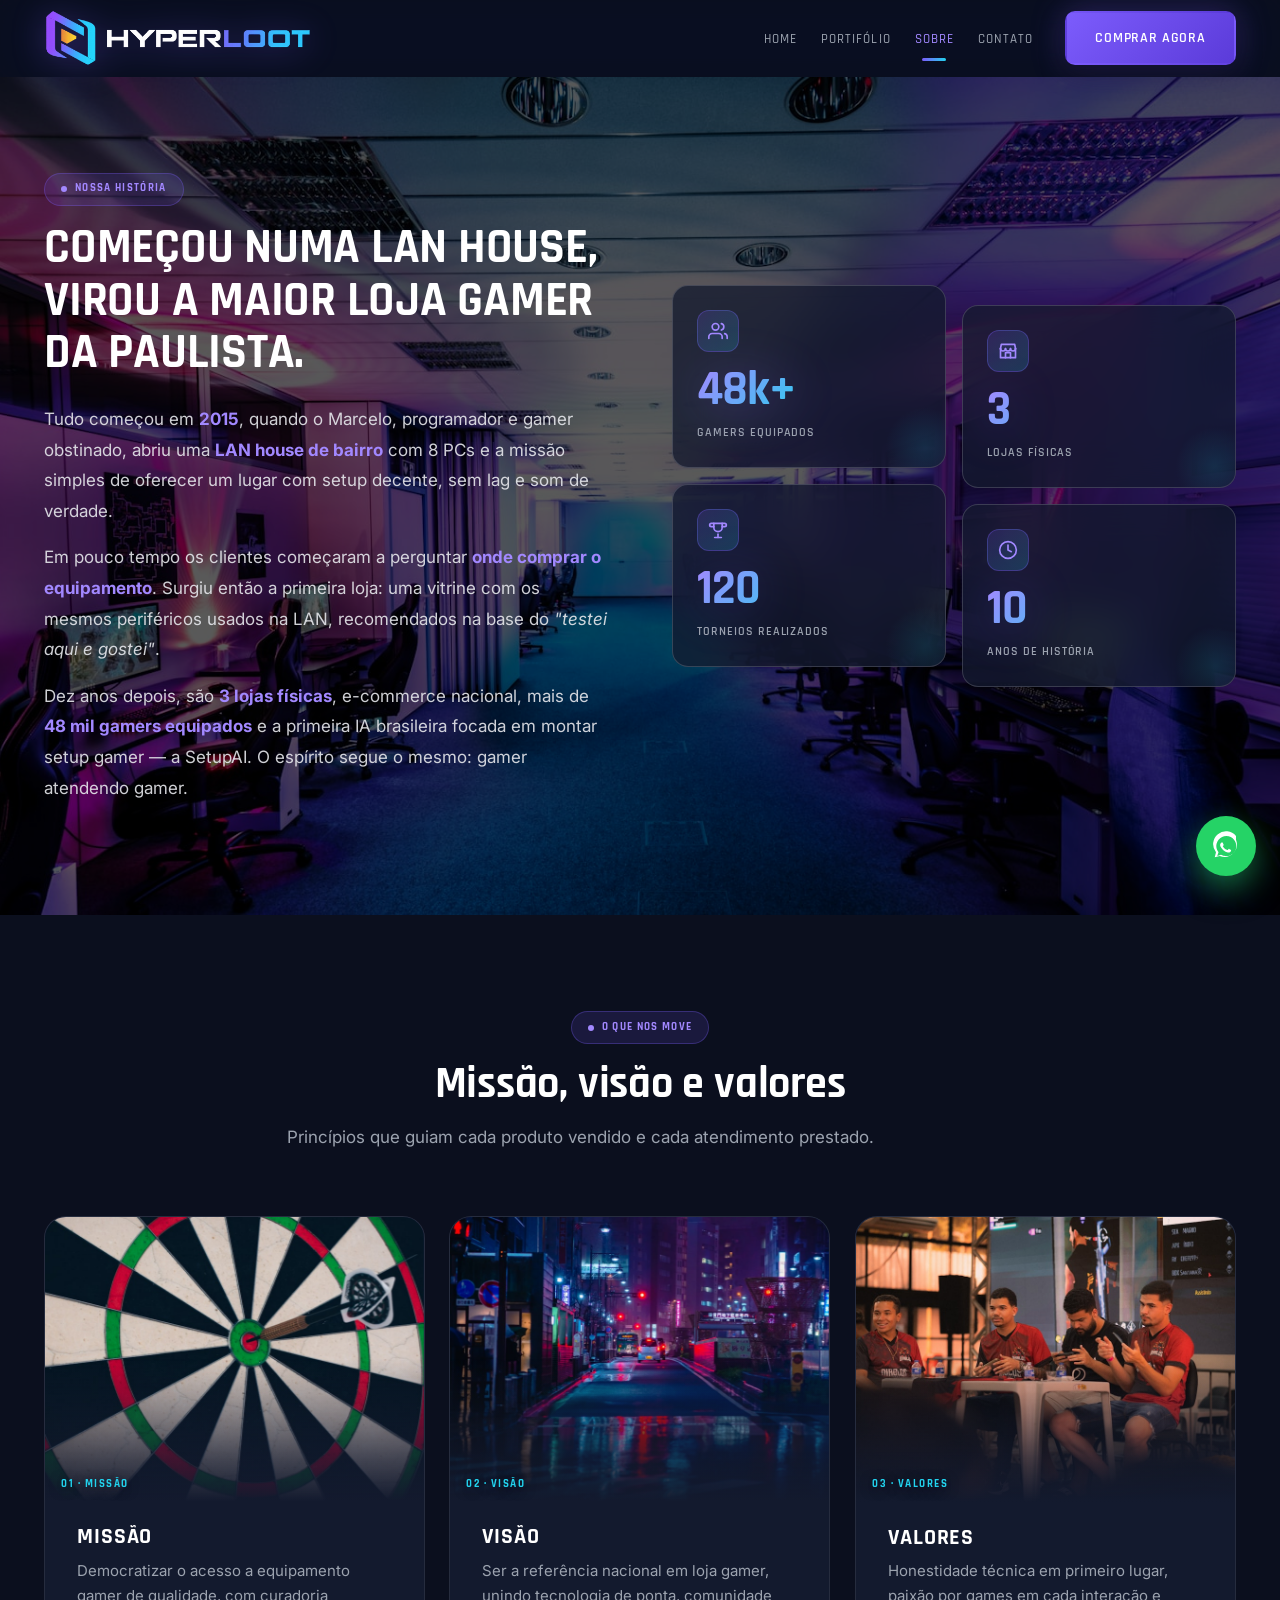
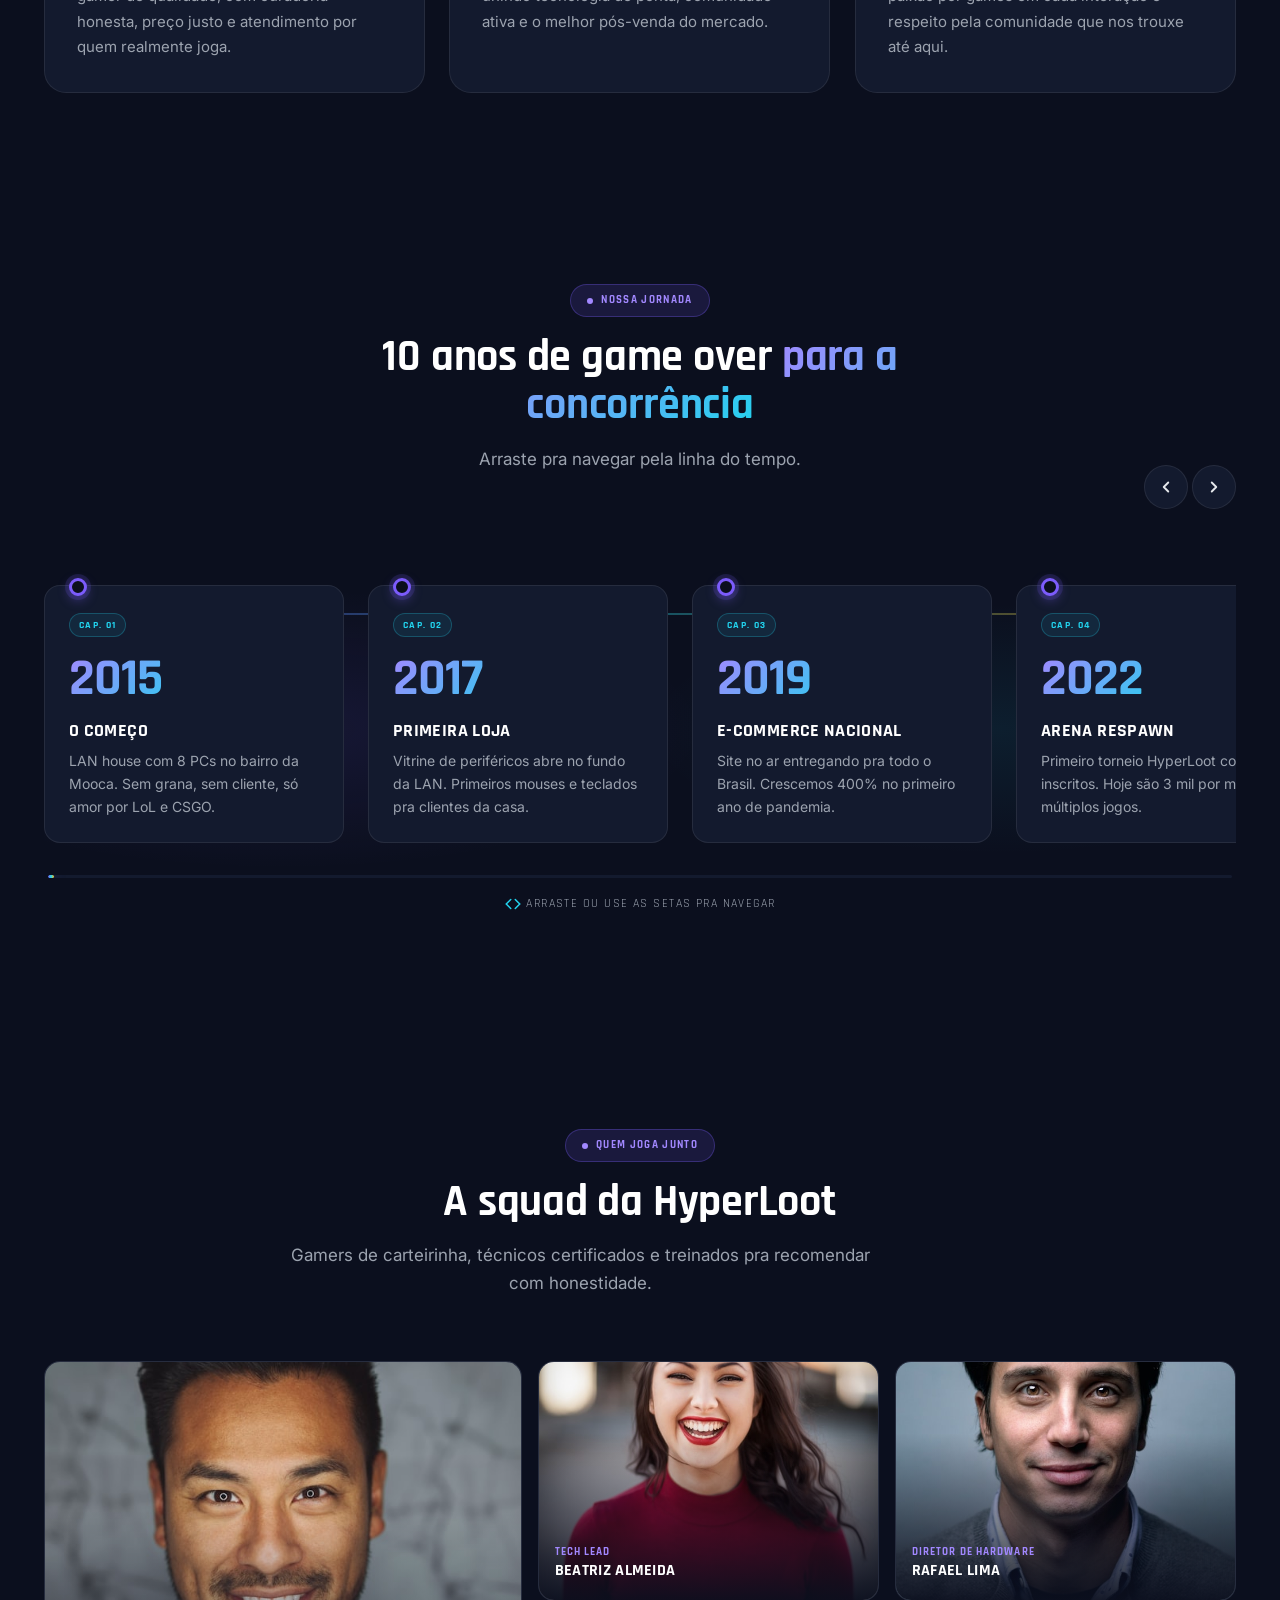
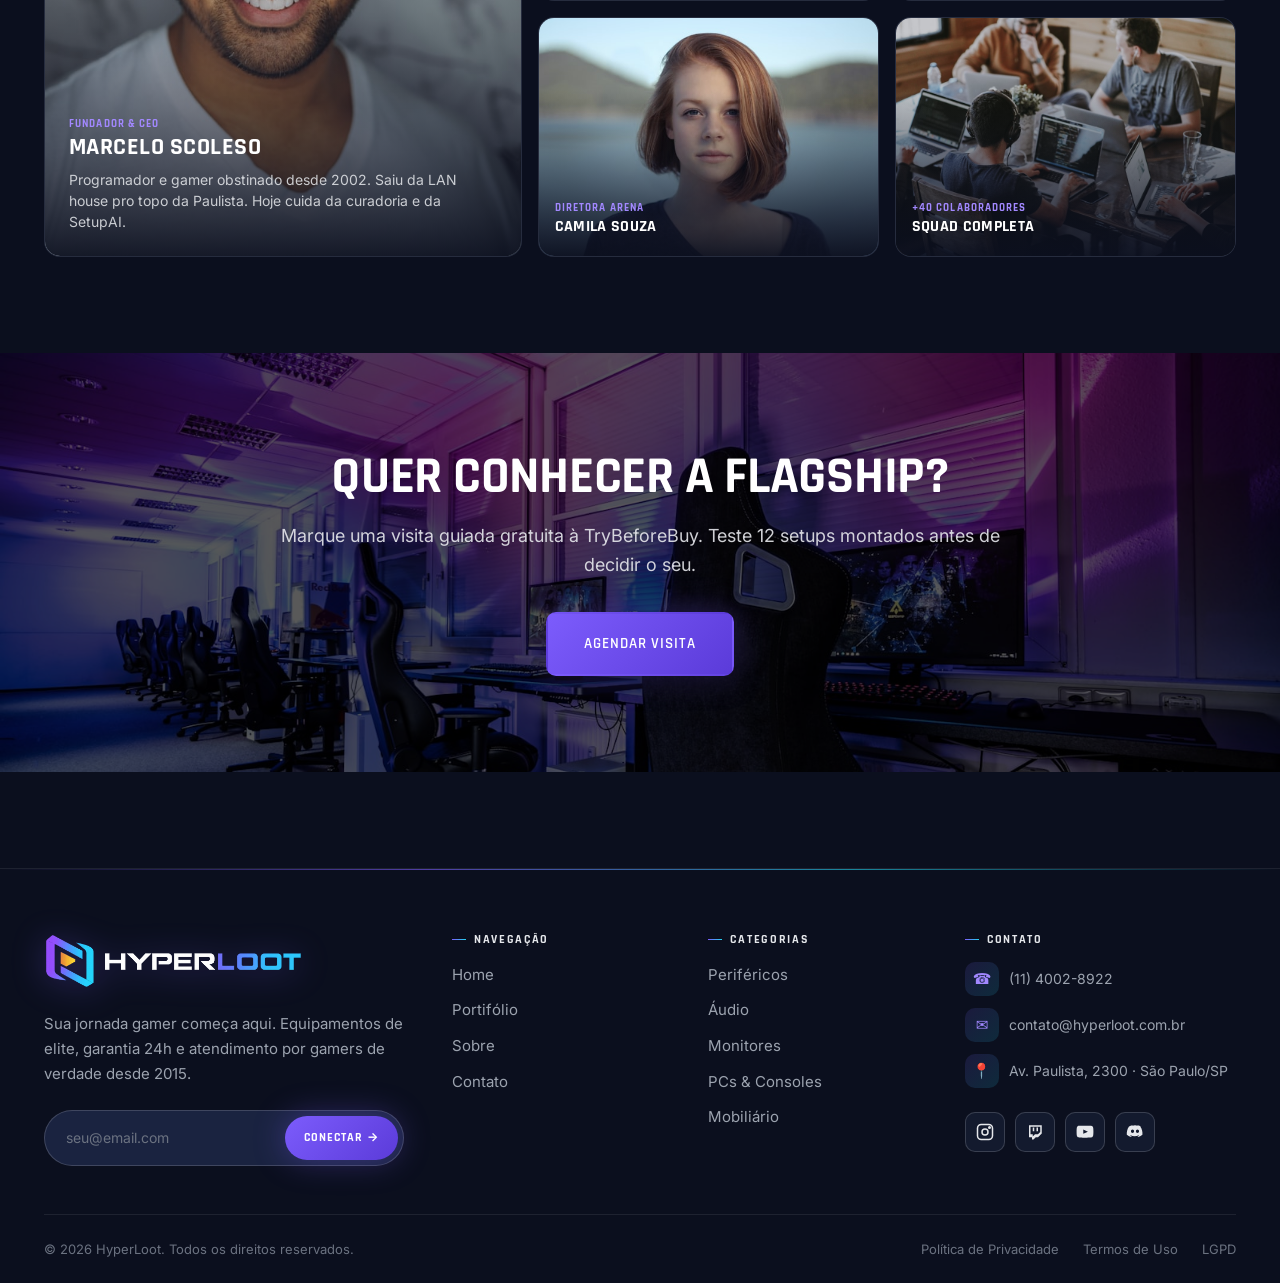
<file: pages/sobre.html>
<!DOCTYPE html>
<html lang="pt-BR">

  <head>
    <meta charset="UTF-8" />
    <meta name="viewport" content="width=device-width, initial-scale=1.0" />
    <meta name="description" content="Conheca a historia, missao, valores e equipe da HyperLoot. Mais de 10 anos equipando gamers no Brasil." />
    <meta name="theme-color" content="#7C5CFC" />
    <title>Sobre nós · HyperLoot</title>

    <link rel="preconnect" href="https://fonts.googleapis.com" />
    <link rel="preconnect" href="https://fonts.gstatic.com" crossorigin />
    <link href="https://fonts.googleapis.com/css2?family=Rajdhani:wght@500;600;700&family=Inter:wght@400;500;600;700&display=swap" rel="stylesheet" />

    <link rel="stylesheet" href="../src/css/estilo.css" />
    <link rel="icon" type="image/png" href="../src/assets/img/logo-icon-hyper.png" />
  </head>

  <body>

    <header class="header" role="banner">
      <div class="container header-inner">
        <a href="../index.html" class="logo" aria-label="HyperLoot - Pagina inicial">
          <img src="../src/assets/img/logo-hyper.png" alt="HyperLoot" class="logo-full" />
        </a>

        <nav class="nav" aria-label="Navegacao principal">
          <ul class="nav-list" id="nav-list">
            <li><a href="../index.html" class="nav-link">Home</a></li>
            <li><a href="portifolio.html" class="nav-link">Portifólio</a></li>
            <li><a href="sobre.html" class="nav-link active">Sobre</a></li>
            <li><a href="contato.html" class="nav-link">Contato</a></li>
            <li><a href="contato.html" class="btn btn-primary">Comprar agora</a></li>
          </ul>

          <div class="nav-actions">
            <a href="contato.html" class="btn btn-primary">Comprar agora</a>
          </div>

          <button class="menu-toggle" aria-label="Abrir menu" aria-expanded="false" aria-controls="nav-list">
            <svg viewBox="0 0 24 24" fill="none" stroke="currentColor" stroke-width="2.5" stroke-linecap="round">
              <line x1="3" y1="7" x2="21" y2="7" />
              <line x1="3" y1="12" x2="21" y2="12" />
              <line x1="3" y1="17" x2="21" y2="17" />
            </svg>
          </button>
        </nav>
      </div>
    </header>

    <main>

      <section class="story-hero" aria-labelledby="story-title">
        <div class="story-hero-bg">
          <img src="../src/assets/img/about-hero.jpg" alt="Sala de gaming HyperLoot estilo LAN house com fileiras de setups e iluminação violeta e ciano" />
        </div>
        <div class="container">
          <div class="story-hero-grid">

            <div class="story-text reveal">
              <span class="section-tag">Nossa história</span>
              <h2 id="story-title">Começou numa LAN house, virou a maior loja gamer da Paulista.</h2>
              <p>
                Tudo começou em <strong>2015</strong>, quando o Marcelo, programador e gamer obstinado, abriu uma <strong>LAN house de bairro</strong> com 8 PCs e a missão simples de oferecer um lugar com setup decente, sem lag e som de verdade.
              </p>
              <p>
                Em pouco tempo os clientes começaram a perguntar <strong>onde comprar o equipamento</strong>. Surgiu então a primeira loja: uma vitrine com os mesmos periféricos usados na LAN, recomendados na base do <em>"testei aqui e gostei"</em>.
              </p>
              <p>
                Dez anos depois, são <strong>3 lojas físicas</strong>, e-commerce nacional, mais de <strong>48 mil gamers equipados</strong> e a primeira IA brasileira focada em montar setup gamer — a SetupAI. O espírito segue o mesmo: gamer atendendo gamer.
              </p>
            </div>

            <div class="story-floating reveal">
              <div class="story-card">
                <div class="story-card-icon" aria-hidden="true">
                  <svg viewBox="0 0 24 24" fill="none" stroke="currentColor" stroke-width="2" stroke-linecap="round" stroke-linejoin="round">
                    <path d="M17 21v-2a4 4 0 0 0-4-4H5a4 4 0 0 0-4 4v2" />
                    <circle cx="9" cy="7" r="4" />
                    <path d="M23 21v-2a4 4 0 0 0-3-3.87" />
                    <path d="M16 3.13a4 4 0 0 1 0 7.75" />
                  </svg>
                </div>
                <span class="num" data-counter="48" data-suffix="k+">0</span>
                <span class="label">Gamers equipados</span>
                <span class="story-card-spark" aria-hidden="true"></span>
              </div>
              <div class="story-card">
                <div class="story-card-icon" aria-hidden="true">
                  <svg viewBox="0 0 24 24" fill="none" stroke="currentColor" stroke-width="2" stroke-linecap="round" stroke-linejoin="round">
                    <path d="M3 9l1-5h16l1 5" />
                    <path d="M3 9v11h18V9" />
                    <path d="M9 20v-6h6v6" />
                    <path d="M3 9c0 1.66 1.34 3 3 3s3-1.34 3-3" />
                    <path d="M9 9c0 1.66 1.34 3 3 3s3-1.34 3-3" />
                    <path d="M15 9c0 1.66 1.34 3 3 3s3-1.34 3-3" />
                  </svg>
                </div>
                <span class="num" data-counter="3">0</span>
                <span class="label">Lojas físicas</span>
                <span class="story-card-spark" aria-hidden="true"></span>
              </div>
              <div class="story-card">
                <div class="story-card-icon" aria-hidden="true">
                  <svg viewBox="0 0 24 24" fill="none" stroke="currentColor" stroke-width="2" stroke-linecap="round" stroke-linejoin="round">
                    <path d="M8 21h8" />
                    <path d="M12 17v4" />
                    <path d="M7 4h10v5a5 5 0 0 1-10 0V4z" />
                    <path d="M17 4h3a2 2 0 0 1 0 4h-3" />
                    <path d="M7 4H4a2 2 0 0 0 0 4h3" />
                  </svg>
                </div>
                <span class="num" data-counter="120">0</span>
                <span class="label">Torneios realizados</span>
                <span class="story-card-spark" aria-hidden="true"></span>
              </div>
              <div class="story-card">
                <div class="story-card-icon" aria-hidden="true">
                  <svg viewBox="0 0 24 24" fill="none" stroke="currentColor" stroke-width="2" stroke-linecap="round" stroke-linejoin="round">
                    <circle cx="12" cy="12" r="10" />
                    <polyline points="12 6 12 12 16 14" />
                  </svg>
                </div>
                <span class="num" data-counter="10">0</span>
                <span class="label">Anos de história</span>
                <span class="story-card-spark" aria-hidden="true"></span>
              </div>
            </div>

          </div>
        </div>
      </section>

      <section class="section" aria-labelledby="valores-title">
        <div class="container">
          <header class="reveal" style="text-align: center; max-width: 720px; margin: 0 auto var(--space-3xl);">
            <span class="section-tag">O que nos move</span>
            <h2 id="valores-title" class="section-title">Missão, visão e valores</h2>
            <p class="section-subtitle">Princípios que guiam cada produto vendido e cada atendimento prestado.</p>
          </header>

          <div class="values-grid reveal">
            <article class="value-card">
              <div class="value-img">
                <img src="../src/assets/img/value-missao.jpg" alt="" loading="lazy" />
                <span class="value-tag">01 · Missão</span>
              </div>
              <div class="value-body">
                <h3>Missão</h3>
                <p>Democratizar o acesso a equipamento gamer de qualidade, com curadoria honesta, preço justo e atendimento por quem realmente joga.</p>
              </div>
            </article>

            <article class="value-card">
              <div class="value-img">
                <img src="../src/assets/img/value-visao.jpg" alt="" loading="lazy" />
                <span class="value-tag">02 · Visão</span>
              </div>
              <div class="value-body">
                <h3>Visão</h3>
                <p>Ser a referência nacional em loja gamer, unindo tecnologia de ponta, comunidade ativa e o melhor pós-venda do mercado.</p>
              </div>
            </article>

            <article class="value-card">
              <div class="value-img">
                <img src="../src/assets/img/value-valores.jpg" alt="" loading="lazy" />
                <span class="value-tag">03 · Valores</span>
              </div>
              <div class="value-body">
                <h3>Valores</h3>
                <p>Honestidade técnica em primeiro lugar, paixão por games em cada interação e respeito pela comunidade que nos trouxe até aqui.</p>
              </div>
            </article>
          </div>
        </div>
      </section>

      <section class="section" aria-labelledby="timeline-title">
        <div class="container">
          <header class="reveal" style="text-align: center; max-width: 720px; margin: 0 auto var(--space-2xl);">
            <span class="section-tag">Nossa jornada</span>
            <h2 id="timeline-title" class="section-title">10 anos de game over <span class="text-gradient">para a concorrência</span></h2>
            <p class="section-subtitle" style="margin-inline: auto;">Arraste pra navegar pela linha do tempo.</p>
          </header>

          <div class="timeline-wrap reveal">

            <div class="timeline-controls" aria-hidden="true">
              <button type="button" class="timeline-nav" data-timeline-prev aria-label="Capítulo anterior">
                <svg viewBox="0 0 24 24" fill="none" stroke="currentColor" stroke-width="2.5" stroke-linecap="round" stroke-linejoin="round">
                  <polyline points="15 18 9 12 15 6" />
                </svg>
              </button>
              <button type="button" class="timeline-nav" data-timeline-next aria-label="Próximo capítulo">
                <svg viewBox="0 0 24 24" fill="none" stroke="currentColor" stroke-width="2.5" stroke-linecap="round" stroke-linejoin="round">
                  <polyline points="9 18 15 12 9 6" />
                </svg>
              </button>
            </div>

            <div class="timeline-track" data-timeline-track>

              <article class="timeline-card" data-chapter="01">
                <span class="timeline-chapter">Cap. 01</span>
                <div class="timeline-card-year">2015</div>
                <h3>O começo</h3>
                <p>LAN house com 8 PCs no bairro da Mooca. Sem grana, sem cliente, só amor por LoL e CSGO.</p>
              </article>

              <article class="timeline-card" data-chapter="02">
                <span class="timeline-chapter">Cap. 02</span>
                <div class="timeline-card-year">2017</div>
                <h3>Primeira loja</h3>
                <p>Vitrine de periféricos abre no fundo da LAN. Primeiros mouses e teclados pra clientes da casa.</p>
              </article>

              <article class="timeline-card" data-chapter="03">
                <span class="timeline-chapter">Cap. 03</span>
                <div class="timeline-card-year">2019</div>
                <h3>E-commerce nacional</h3>
                <p>Site no ar entregando pra todo o Brasil. Crescemos 400% no primeiro ano de pandemia.</p>
              </article>

              <article class="timeline-card" data-chapter="04">
                <span class="timeline-chapter">Cap. 04</span>
                <div class="timeline-card-year">2022</div>
                <h3>Arena Respawn</h3>
                <p>Primeiro torneio HyperLoot com 200 inscritos. Hoje são 3 mil por mês em múltiplos jogos.</p>
              </article>

              <article class="timeline-card" data-chapter="05">
                <span class="timeline-chapter">Cap. 05</span>
                <div class="timeline-card-year">2024</div>
                <h3>SetupAI no ar</h3>
                <p>Lançamento da primeira IA brasileira que recomenda setup gamer pelo orçamento e estilo.</p>
              </article>

              <article class="timeline-card" data-chapter="06">
                <span class="timeline-chapter">Cap. 06</span>
                <div class="timeline-card-year">2026</div>
                <h3>Flagship Paulista</h3>
                <p>Inauguração da flagship com TryBeforeBuy. TrocaUp já reciclou mais de 12 mil periféricos.</p>
              </article>

            </div>

            <div class="timeline-progress" aria-hidden="true">
              <div class="timeline-progress-fill" data-timeline-progress></div>
            </div>

            <div class="timeline-hint" aria-hidden="true">
              <svg viewBox="0 0 24 24" fill="none" stroke="currentColor" stroke-width="2" stroke-linecap="round">
                <path d="M9 18l-6-6 6-6" />
                <path d="M15 6l6 6-6 6" />
              </svg>
              <span>Arraste ou use as setas pra navegar</span>
            </div>

          </div>
        </div>
      </section>

      <section class="section" aria-labelledby="equipe-title">
        <div class="container">
          <header class="reveal" style="text-align: center; max-width: 720px; margin: 0 auto var(--space-3xl);">
            <span class="section-tag">Quem joga junto</span>
            <h2 id="equipe-title" class="section-title">A squad da HyperLoot</h2>
            <p class="section-subtitle">Gamers de carteirinha, técnicos certificados e treinados pra recomendar com honestidade.</p>
          </header>

          <div class="team-bento reveal">
            <article class="team-card lg">
              <div class="team-card-img">
                <img src="../src/assets/img/team-1.jpg" alt="Marcelo Scoleso, fundador da HyperLoot" />
              </div>
              <div class="team-card-body">
                <span class="role">Fundador &amp; CEO</span>
                <h3>Marcelo Scoleso</h3>
                <p>Programador e gamer obstinado desde 2002. Saiu da LAN house pro topo da Paulista. Hoje cuida da curadoria e da SetupAI.</p>
              </div>
            </article>

            <article class="team-card">
              <div class="team-card-img">
                <img src="../src/assets/img/team-2.jpg" alt="Beatriz Almeida, Tech Lead SetupAI" />
              </div>
              <div class="team-card-body">
                <span class="role">Tech Lead</span>
                <h3>Beatriz Almeida</h3>
              </div>
            </article>

            <article class="team-card">
              <div class="team-card-img">
                <img src="../src/assets/img/team-3.jpg" alt="Rafael Lima, Diretor de Hardware" />
              </div>
              <div class="team-card-body">
                <span class="role">Diretor de Hardware</span>
                <h3>Rafael Lima</h3>
              </div>
            </article>

            <article class="team-card">
              <div class="team-card-img">
                <img src="../src/assets/img/team-4.jpg" alt="Camila Souza, Diretora de Torneios" />
              </div>
              <div class="team-card-body">
                <span class="role">Diretora Arena</span>
                <h3>Camila Souza</h3>
              </div>
            </article>

            <article class="team-card">
              <div class="team-card-img">
                <img src="../src/assets/img/team-squad.jpg" alt="Squad HyperLoot com mais de 40 colaboradores trabalhando juntos" />
              </div>
              <div class="team-card-body">
                <span class="role">+40 colaboradores</span>
                <h3>Squad completa</h3>
              </div>
            </article>
          </div>
        </div>
      </section>

      <section class="cta-banner" aria-labelledby="cta-title">
        <div class="cta-banner-bg">
          <img src="../src/assets/img/cta-flagship.jpg" alt="Sala de testes TryBeforeBuy na flagship HyperLoot com fileira de setups gamer prontos para uso" />
        </div>
        <div class="container">
          <div class="cta-banner-content reveal">
            <h2 id="cta-title">Quer conhecer a flagship?</h2>
            <p>Marque uma visita guiada gratuita à TryBeforeBuy. Teste 12 setups montados antes de decidir o seu.</p>
            <div class="cta-banner-actions">
              <a href="contato.html" class="btn btn-primary btn-lg">Agendar visita</a>
            </div>
          </div>
        </div>
      </section>

    </main>

    <footer class="footer" role="contentinfo">
      <div class="container">

        <div class="footer-top">
          <div class="footer-about">
            <a href="../index.html" class="logo">
              <img src="../src/assets/img/logo-hyper.png" alt="HyperLoot" class="logo-img" />
            </a>
            <p>Sua jornada gamer começa aqui. Equipamentos de elite, garantia 24h e atendimento por gamers de verdade desde 2015.</p>

            <form id="newsletter-form" class="footer-newsletter" aria-label="Inscrever na newsletter">
              <input type="email" placeholder="seu@email.com" aria-label="E-mail" required />
              <button type="submit">Conectar →</button>
            </form>
          </div>

          <div>
            <h4>Navegação</h4>
            <ul>
              <li><a href="../index.html">Home</a></li>
              <li><a href="portifolio.html">Portifólio</a></li>
              <li><a href="sobre.html">Sobre</a></li>
              <li><a href="contato.html">Contato</a></li>
            </ul>
          </div>

          <div>
            <h4>Categorias</h4>
            <ul>
              <li><a href="portifolio.html?cat=periferico#produtos">Periféricos</a></li>
              <li><a href="portifolio.html?cat=audio#produtos">Áudio</a></li>
              <li><a href="portifolio.html?cat=monitor#produtos">Monitores</a></li>
              <li><a href="portifolio.html?cat=pc#produtos">PCs &amp; Consoles</a></li>
              <li><a href="portifolio.html?cat=mobiliario#produtos">Mobiliário</a></li>
            </ul>
          </div>

          <div>
            <h4>Contato</h4>
            <div class="footer-contact-item">
              <span class="icon" aria-hidden="true">☎</span>
              <span>(11) 4002-8922</span>
            </div>
            <div class="footer-contact-item">
              <span class="icon" aria-hidden="true">✉</span>
              <span>contato@hyperloot.com.br</span>
            </div>
            <div class="footer-contact-item">
              <span class="icon" aria-hidden="true">📍</span>
              <span>Av. Paulista, 2300 · São Paulo/SP</span>
            </div>

            <div class="footer-socials">
              <a href="#" aria-label="Instagram">
                <svg viewBox="0 0 24 24" fill="none" stroke="currentColor" stroke-width="2">
                  <rect x="2" y="2" width="20" height="20" rx="5" />
                  <circle cx="12" cy="12" r="4" />
                  <circle cx="18" cy="6" r="1" fill="currentColor" />
                </svg>
              </a>
              <a href="#" aria-label="Twitch">
                <svg viewBox="0 0 24 24" fill="currentColor">
                  <path d="M4 3h17v11l-5 5h-3l-3 3H8v-3H4V3zm15 10V5H6v10h3v3l3-3h4l3-3zm-3-7h-2v5h2V6zm-5 0H9v5h2V6z" />
                </svg>
              </a>
              <a href="#" aria-label="YouTube">
                <svg viewBox="0 0 24 24" fill="currentColor">
                  <path d="M23 7s-.2-1.6-.9-2.3c-.8-.9-1.8-.9-2.2-1C16.7 3.5 12 3.5 12 3.5s-4.7 0-7.9.2c-.4 0-1.4.1-2.2 1C1.2 5.4 1 7 1 7S.8 8.9.8 10.7v1.6c0 1.8.2 3.7.2 3.7s.2 1.6.9 2.3c.8.9 2 .9 2.5 1 1.8.2 7.6.2 7.6.2s4.7 0 7.9-.2c.4-.1 1.4-.1 2.2-1 .7-.7.9-2.3.9-2.3s.2-1.8.2-3.7v-1.6c0-1.8-.2-3.7-.2-3.7zM9.7 14.4V8.6l6.2 2.9-6.2 2.9z" />
                </svg>
              </a>
              <a href="#" aria-label="Discord">
                <svg viewBox="0 0 24 24" fill="currentColor">
                  <path d="M20 4.5A18 18 0 0 0 15.5 3l-.2.5a13 13 0 0 0-6.6 0l-.2-.5A18 18 0 0 0 4 4.5C1.5 8.3.8 12 1.1 15.6c2 1.5 4 2.4 5.9 3l.5-.7c-.7-.3-1.4-.7-2-1.1.2-.1.3-.3.5-.4 3.6 1.7 7.4 1.7 11 0 .1.1.3.3.5.4-.6.4-1.3.8-2 1.1l.5.7c1.9-.6 3.8-1.5 5.9-3 .4-4.2-.6-7.9-2.9-11.1zM8.7 13.4c-1.2 0-2.1-1-2.1-2.3s.9-2.3 2.1-2.3 2.1 1 2.1 2.3-1 2.3-2.1 2.3zm6.6 0c-1.2 0-2.1-1-2.1-2.3s.9-2.3 2.1-2.3 2.1 1 2.1 2.3-1 2.3-2.1 2.3z" />
                </svg>
              </a>
            </div>
          </div>
        </div>

        <div class="footer-bottom">
          <span>© <span id="current-year">2026</span> HyperLoot. Todos os direitos reservados.</span>
          <div class="footer-bottom-links">
            <a href="#">Política de Privacidade</a>
            <a href="#">Termos de Uso</a>
            <a href="#">LGPD</a>
          </div>
        </div>

      </div>
    </footer>

    <a href="https://wa.me/5511400289220" class="float-wpp" aria-label="Falar no WhatsApp" target="_blank" rel="noopener">
      <svg viewBox="0 0 24 24" fill="currentColor">
        <path d="M20 4A10 10 0 0 0 4 17l-1 4 4-1a10 10 0 0 0 13-13zm-8 16a8 8 0 0 1-4-1l-3 1 1-3a8 8 0 1 1 6 3zm4-5c-.2-.1-1.2-.6-1.4-.7s-.3-.1-.5.1-.6.7-.7.8-.3.1-.5 0-1-.4-2-1.2c-.7-.6-1.2-1.4-1.4-1.6s0-.3.1-.4l.3-.4.2-.3v-.3l-.6-1.5c-.2-.4-.3-.3-.5-.3h-.4c-.1 0-.4 0-.6.3s-.7.7-.7 1.7.8 2 .9 2.1c.1.1 1.6 2.4 3.9 3.4 2 .8 2 .5 2.4.5.3 0 1.2-.5 1.4-1 .2-.5.2-.9.1-1l-.3-.2z" />
      </svg>
    </a>

    <script src="../src/js/script.js"></script>
  </body>

</html>
</file>
<file: src/css/estilo.css>
*,
*::before,
*::after {
  box-sizing: border-box;
  margin: 0;
  padding: 0;
}

html {
  scroll-behavior: smooth;
  -webkit-text-size-adjust: 100%;
}

body {
  min-height: 100vh;
  line-height: 1.6;
  -webkit-font-smoothing: antialiased;
  text-rendering: optimizeLegibility;
}

img,
svg,
video {
  display: block;
  max-width: 100%;
  height: auto;
}

button,
input,
select,
textarea {
  font: inherit;
  color: inherit;
}

button {
  background: none;
  border: none;
  cursor: pointer;
}

a {
  color: inherit;
  text-decoration: none;
}

ul,
ol {
  list-style: none;
}

:root {
  --primary: #7c5cfc;
  --primary-dark: #5b3bd9;
  --primary-light: #a288ff;
  --primary-soft: rgba(124, 92, 252, 0.14);

  --secondary: #22d3ee;
  --secondary-dark: #0891b2;
  --secondary-soft: rgba(34, 211, 238, 0.14);

  --accent: #fbbf24;
  --accent-dark: #d97706;

  --success: #10b981;
  --danger: #ef4444;
  --info: #3b82f6;

  --bg: #0b0f1e;
  --bg-2: #0e1428;
  --surface: #131a2e;
  --surface-2: #1a2340;
  --surface-3: #232e50;

  --text: #e5e7eb;
  --text-muted: #9ca3af;
  --text-soft: #6b7280;
  --border: rgba(255, 255, 255, 0.08);
  --border-strong: rgba(255, 255, 255, 0.16);

  --font-body: "Inter", system-ui, -apple-system, "Segoe UI", Roboto, sans-serif;
  --font-display: "Rajdhani", "Inter", system-ui, sans-serif;

  --space-xs: 0.25rem;
  --space-sm: 0.5rem;
  --space-md: 1rem;
  --space-lg: 1.5rem;
  --space-xl: 2rem;
  --space-2xl: 3rem;
  --space-3xl: 4rem;
  --space-4xl: 6rem;

  --radius-sm: 6px;
  --radius-md: 10px;
  --radius-lg: 16px;
  --radius-xl: 22px;
  --radius-full: 999px;

  --shadow-sm: 0 2px 8px rgba(0, 0, 0, 0.35);
  --shadow-md: 0 8px 24px rgba(0, 0, 0, 0.4);
  --shadow-lg: 0 16px 48px rgba(124, 92, 252, 0.25);
  --shadow-xl: 0 24px 60px rgba(0, 0, 0, 0.6);
  --glow-primary: 0 0 32px rgba(124, 92, 252, 0.35);
  --glow-secondary: 0 0 32px rgba(34, 211, 238, 0.3);

  --transition: 0.25s cubic-bezier(0.4, 0, 0.2, 1);
  --transition-slow: 0.4s cubic-bezier(0.4, 0, 0.2, 1);

  --container: 1240px;
  --container-wide: 1400px;
  --header-h: 76px;
}

body {
  font-family: var(--font-body);
  color: var(--text);
  background: var(--bg);
  font-size: 16px;
  overflow-x: hidden;
}

h1,
h2,
h3,
h4,
h5,
h6 {
  font-family: var(--font-display);
  font-weight: 700;
  line-height: 1.1;
  color: #fff;
  letter-spacing: -0.005em;
}

h1 {
  font-size: clamp(2.5rem, 6vw, 4.5rem);
  font-weight: 700;
  letter-spacing: -0.02em;
}

h2 {
  font-size: clamp(1.875rem, 4vw, 2.75rem);
}

h3 {
  font-size: clamp(1.375rem, 2.5vw, 1.75rem);
}

h4 {
  font-size: 1.25rem;
}

p {
  color: var(--text-muted);
}

::selection {
  background: var(--primary);
  color: #fff;
}

.container {
  width: 100%;
  max-width: var(--container);
  margin-inline: auto;
  padding-inline: var(--space-lg);
}

.container-wide {
  max-width: var(--container-wide);
}

.section {
  padding-block: var(--space-4xl);
  position: relative;
}

.section-sm {
  padding-block: var(--space-3xl);
}

.section-tight {
  padding-block: var(--space-2xl);
}

.section-tag {
  display: inline-flex;
  align-items: center;
  gap: var(--space-sm);
  background: var(--primary-soft);
  color: var(--primary-light);
  padding: 0.4rem 1rem;
  border-radius: var(--radius-full);
  font-size: 0.7rem;
  font-weight: 700;
  margin-bottom: var(--space-md);
  text-transform: uppercase;
  letter-spacing: 0.12em;
  border: 1px solid rgba(124, 92, 252, 0.3);
  font-family: var(--font-display);
}

.section-tag::before {
  content: "";
  width: 6px;
  height: 6px;
  border-radius: 50%;
  background: var(--primary-light);
}

.section-title {
  margin-bottom: var(--space-md);
}

.section-subtitle {
  font-size: 1.0625rem;
  color: var(--text-muted);
  max-width: 600px;
}

.text-gradient {
  background: linear-gradient(135deg, var(--primary-light) 0%, var(--secondary) 100%);
  -webkit-background-clip: text;
  background-clip: text;
  -webkit-text-fill-color: transparent;
}

.text-accent {
  color: var(--accent);
}

.btn {
  display: inline-flex;
  align-items: center;
  justify-content: center;
  gap: var(--space-sm);
  padding: 0.875rem 1.75rem;
  border-radius: var(--radius-md);
  font-weight: 600;
  font-size: 0.875rem;
  transition: all var(--transition);
  white-space: nowrap;
  border: 2px solid transparent;
  font-family: var(--font-display);
  letter-spacing: 0.06em;
  text-transform: uppercase;
}

.btn-primary {
  background: linear-gradient(135deg, var(--primary) 0%, var(--primary-dark) 100%);
  color: #fff;
  box-shadow: var(--shadow-md), var(--glow-primary);
}

.btn-primary:hover {
  transform: translateY(-2px);
  box-shadow: var(--shadow-lg), 0 0 48px rgba(124, 92, 252, 0.55);
  filter: brightness(1.1);
}

.btn-secondary {
  background: rgba(255, 255, 255, 0.04);
  color: var(--text);
  border-color: var(--border-strong);
  backdrop-filter: blur(8px);
}

.btn-secondary:hover {
  border-color: var(--primary);
  color: var(--primary-light);
  transform: translateY(-2px);
  background: var(--primary-soft);
}

.btn-ghost {
  background: transparent;
  color: var(--primary-light);
  padding-inline: var(--space-md);
}

.btn-ghost:hover {
  background: var(--primary-soft);
}

.btn-lg {
  padding: 1.125rem 2.25rem;
  font-size: 0.9375rem;
}

.btn-block {
  width: 100%;
}

.header {
  position: sticky;
  top: 0;
  z-index: 100;
  background: rgba(11, 15, 30, 0.7);
  backdrop-filter: saturate(180%) blur(16px);
  -webkit-backdrop-filter: saturate(180%) blur(16px);
  border-bottom: 1px solid transparent;
  transition: all var(--transition);
}

.header.scrolled {
  background: rgba(11, 15, 30, 0.92);
  border-bottom-color: var(--border);
  box-shadow: 0 4px 24px rgba(0, 0, 0, 0.4);
}

.header-inner {
  display: flex;
  align-items: center;
  justify-content: space-between;
  height: var(--header-h);
}

.logo {
  display: inline-flex;
  align-items: center;
  gap: 10px;
  font-family: var(--font-display);
  font-weight: 700;
  font-size: 1.5rem;
  color: #fff;
  letter-spacing: 0.02em;
}

.logo-full {
  height: 58px;
  width: auto;
  display: block;
  filter: drop-shadow(0 4px 16px rgba(124, 92, 252, 0.4));
  transition: filter var(--transition);
}

.logo:hover .logo-full {
  filter: drop-shadow(0 6px 20px rgba(124, 92, 252, 0.6));
}

.logo-mark {
  width: 42px;
  height: 42px;
  display: grid;
  place-items: center;
  flex-shrink: 0;
  filter: drop-shadow(0 4px 12px rgba(124, 92, 252, 0.45));
}

.logo-mark img {
  width: 100%;
  height: 100%;
  object-fit: contain;
  display: block;
}

@media (max-width: 480px) {
  .logo-full {
    height: 46px;
  }
}

.logo span.accent {
  color: var(--primary-light);
}

.nav {
  display: flex;
  align-items: center;
  gap: var(--space-xl);
}

.nav-list {
  display: flex;
  align-items: center;
  gap: var(--space-lg);
}

.nav-link {
  position: relative;
  font-weight: 500;
  font-size: 0.8125rem;
  color: var(--text-muted);
  padding: 0.5rem 0;
  transition: color var(--transition);
  text-transform: uppercase;
  letter-spacing: 0.08em;
  font-family: var(--font-display);
}

.nav-link:hover,
.nav-link.active {
  color: var(--primary-light);
}

.nav-link.active::after {
  content: "";
  position: absolute;
  bottom: -6px;
  left: 50%;
  transform: translateX(-50%);
  width: 24px;
  height: 3px;
  border-radius: 2px;
  background: linear-gradient(90deg, var(--primary), var(--secondary));
}

.nav-list > li:has(> .btn) {
  display: none;
}

.nav-actions {
  display: flex;
  align-items: center;
  gap: var(--space-sm);
}

.menu-toggle {
  display: none;
  width: 44px;
  height: 44px;
  border-radius: var(--radius-sm);
  color: var(--text);
}

.menu-toggle:hover {
  background: var(--surface-2);
}

.menu-toggle svg {
  width: 24px;
  height: 24px;
}

/* ===========================
   HERO — Full-bleed magazine style
   =========================== */
.hero {
  position: relative;
  min-height: 92vh;
  display: flex;
  align-items: center;
  overflow: hidden;
  isolation: isolate;
  margin-top: calc(var(--header-h) * -1);
  padding-top: var(--header-h);
}

.hero-bg {
  position: absolute;
  inset: 0;
  z-index: -2;
}

.hero-bg img {
  width: 100%;
  height: 100%;
  object-fit: cover;
  filter: brightness(0.5) saturate(1.2);
}

.hero-bg::after {
  content: "";
  position: absolute;
  inset: 0;
  background:
    linear-gradient(180deg, rgba(11, 15, 30, 0.4) 0%, rgba(11, 15, 30, 0.85) 100%),
    radial-gradient(circle at 30% 50%, rgba(124, 92, 252, 0.4) 0%, transparent 50%),
    radial-gradient(circle at 70% 50%, rgba(34, 211, 238, 0.25) 0%, transparent 50%);
  z-index: -1;
}

.hero-grid-pattern {
  position: absolute;
  inset: 0;
  background-image:
    linear-gradient(rgba(124, 92, 252, 0.08) 1px, transparent 1px),
    linear-gradient(90deg, rgba(124, 92, 252, 0.08) 1px, transparent 1px);
  background-size: 56px 56px;
  mask-image: radial-gradient(ellipse at center, #000 30%, transparent 80%);
  -webkit-mask-image: radial-gradient(ellipse at center, #000 30%, transparent 80%);
  z-index: -1;
}

.hero-content {
  position: relative;
  width: 100%;
  text-align: center;
  padding-block: var(--space-3xl);
}

.hero-tag {
  display: inline-flex;
  align-items: center;
  gap: var(--space-sm);
  background: rgba(255, 255, 255, 0.06);
  border: 1px solid var(--border-strong);
  backdrop-filter: blur(12px);
  padding: 0.5rem 1.25rem;
  border-radius: var(--radius-full);
  font-size: 0.8125rem;
  margin-bottom: var(--space-lg);
  font-family: var(--font-display);
  text-transform: uppercase;
  letter-spacing: 0.08em;
}

.hero-tag .live-dot {
  width: 8px;
  height: 8px;
  border-radius: 50%;
  background: var(--success);
  box-shadow: 0 0 0 4px rgba(16, 185, 129, 0.25);
  animation: pulse 1.6s ease-in-out infinite;
}

@keyframes pulse {
  0%, 100% {
    box-shadow: 0 0 0 0 rgba(16, 185, 129, 0.35);
  }
  50% {
    box-shadow: 0 0 0 8px rgba(16, 185, 129, 0);
  }
}

.hero-title {
  text-transform: uppercase;
  letter-spacing: -0.01em;
  margin-bottom: var(--space-lg);
  max-width: 16ch;
  margin-inline: auto;
}

.hero-title em {
  font-style: normal;
  background: linear-gradient(135deg, var(--primary-light) 0%, var(--secondary) 50%, var(--accent) 100%);
  -webkit-background-clip: text;
  background-clip: text;
  -webkit-text-fill-color: transparent;
  display: inline-block;
}

.hero-desc {
  font-size: 1.125rem;
  margin: 0 auto var(--space-xl);
  max-width: 560px;
  color: rgba(229, 231, 235, 0.85);
}

.hero-actions {
  display: flex;
  flex-wrap: wrap;
  gap: var(--space-md);
  justify-content: center;
  margin-bottom: var(--space-3xl);
}

.hero-trust-bar {
  display: flex;
  flex-wrap: wrap;
  gap: var(--space-xl);
  justify-content: center;
  padding: var(--space-md) var(--space-xl);
  background: rgba(11, 15, 30, 0.7);
  backdrop-filter: blur(12px);
  border: 1px solid var(--border);
  border-radius: var(--radius-full);
  width: fit-content;
  margin-inline: auto;
}

.hero-trust-item {
  display: flex;
  align-items: center;
  gap: var(--space-sm);
  font-size: 0.8125rem;
  color: rgba(229, 231, 235, 0.85);
  font-family: var(--font-display);
  text-transform: uppercase;
  letter-spacing: 0.06em;
}

.hero-trust-item svg {
  width: 18px;
  height: 18px;
  color: var(--accent);
}

.hero-trust-item strong {
  color: #fff;
}

.hero-scroll {
  position: absolute;
  bottom: var(--space-lg);
  left: 50%;
  transform: translateX(-50%);
  color: rgba(255, 255, 255, 0.4);
  animation: floatY 2s ease-in-out infinite;
}

@keyframes floatY {
  0%, 100% { transform: translate(-50%, 0); }
  50% { transform: translate(-50%, -10px); }
}

/* ===========================
   CATEGORIES — Horizontal nav strip
   =========================== */
.categories-section {
  padding-block: var(--space-2xl);
  border-bottom: 1px solid var(--border);
  background: var(--bg-2);
}

.categories-grid {
  display: grid;
  grid-template-columns: repeat(6, 1fr);
  gap: var(--space-md);
}

.category-card {
  display: flex;
  flex-direction: column;
  align-items: stretch;
  gap: var(--space-xs);
  padding: 0 0 var(--space-md);
  background: var(--surface);
  border: 1px solid var(--border);
  border-radius: var(--radius-md);
  transition: all var(--transition);
  text-align: center;
  overflow: hidden;
  isolation: isolate;
}

.category-card:hover {
  border-color: var(--primary);
  background: var(--surface-2);
  transform: translateY(-4px);
  box-shadow: var(--shadow-md), var(--glow-primary);
}

.category-card .cat-img {
  position: relative;
  width: 100%;
  aspect-ratio: 4 / 3;
  overflow: hidden;
  background: var(--surface-2);
}

.category-card .cat-img::after {
  content: "";
  position: absolute;
  inset: 0;
  background: linear-gradient(180deg, rgba(11, 15, 30, 0) 45%, rgba(11, 15, 30, 0.85) 100%);
  pointer-events: none;
  transition: opacity var(--transition);
}

.category-card .cat-img img {
  width: 100%;
  height: 100%;
  object-fit: cover;
  transition: transform 0.5s ease, filter 0.4s ease;
  filter: saturate(1.05);
}

.category-card:hover .cat-img img {
  transform: scale(1.08);
  filter: saturate(1.2) brightness(1.05);
}

.category-card:hover .cat-img::after {
  opacity: 0.7;
}

.category-card .cat-name {
  font-size: 0.8rem;
  font-weight: 700;
  color: var(--text);
  font-family: var(--font-display);
  text-transform: uppercase;
  letter-spacing: 0.08em;
  padding: var(--space-sm) var(--space-sm) 0;
}

.category-card small {
  font-size: 0.6875rem;
  color: var(--text-soft);
  padding: 0 var(--space-sm);
}

/* ===========================
   FEATURED SHOWCASE — Big horizontal product spotlight
   =========================== */
.showcase {
  position: relative;
  overflow: hidden;
}

.showcase-grid {
  display: grid;
  grid-template-columns: 1.1fr 1fr;
  gap: var(--space-3xl);
  align-items: center;
}

.showcase-visual {
  position: relative;
  aspect-ratio: 4 / 5;
  border-radius: var(--radius-xl);
  overflow: hidden;
  box-shadow: var(--shadow-xl), var(--glow-primary);
  border: 1px solid var(--border-strong);
}

.showcase-visual img {
  width: 100%;
  height: 100%;
  object-fit: cover;
  transition: transform 1.2s ease;
}

.showcase-visual:hover img {
  transform: scale(1.05);
}

.showcase-visual::after {
  content: "";
  position: absolute;
  inset: 0;
  background: linear-gradient(135deg, transparent 60%, rgba(124, 92, 252, 0.3) 100%);
  pointer-events: none;
}

.showcase-badge {
  position: absolute;
  top: var(--space-lg);
  left: var(--space-lg);
  background: rgba(11, 15, 30, 0.85);
  border: 1px solid var(--primary);
  backdrop-filter: blur(12px);
  padding: 0.5rem 1rem;
  border-radius: var(--radius-full);
  display: flex;
  align-items: center;
  gap: var(--space-sm);
  z-index: 2;
}

.showcase-badge .dot {
  width: 8px;
  height: 8px;
  border-radius: 50%;
  background: var(--accent);
  box-shadow: 0 0 12px var(--accent);
}

.showcase-badge span {
  font-size: 0.7rem;
  font-weight: 700;
  text-transform: uppercase;
  letter-spacing: 0.12em;
  color: #fff;
  font-family: var(--font-display);
}

.showcase-specs {
  position: absolute;
  bottom: var(--space-lg);
  left: var(--space-lg);
  right: var(--space-lg);
  background: rgba(11, 15, 30, 0.85);
  backdrop-filter: blur(12px);
  border: 1px solid var(--border-strong);
  border-radius: var(--radius-md);
  padding: var(--space-md);
  display: grid;
  grid-template-columns: repeat(3, 1fr);
  gap: var(--space-md);
  z-index: 2;
}

.showcase-spec {
  text-align: center;
}

.showcase-spec strong {
  display: block;
  font-family: var(--font-display);
  font-size: 1.25rem;
  color: var(--accent);
  font-weight: 700;
  line-height: 1;
}

.showcase-spec span {
  display: block;
  font-size: 0.7rem;
  color: var(--text-muted);
  text-transform: uppercase;
  letter-spacing: 0.08em;
  margin-top: 4px;
}

.showcase-content h2 {
  margin-bottom: var(--space-md);
}

.showcase-content p {
  font-size: 1.0625rem;
  margin-bottom: var(--space-lg);
  line-height: 1.7;
}

.showcase-features {
  display: grid;
  grid-template-columns: 1fr 1fr;
  gap: var(--space-md);
  margin-bottom: var(--space-xl);
}

.showcase-feature {
  display: flex;
  gap: var(--space-sm);
  align-items: flex-start;
}

.showcase-feature .check {
  width: 22px;
  height: 22px;
  border-radius: 50%;
  background: var(--primary-soft);
  color: var(--primary-light);
  display: grid;
  place-items: center;
  font-size: 0.75rem;
  flex-shrink: 0;
  margin-top: 2px;
}

.showcase-feature span {
  font-size: 0.9375rem;
  color: var(--text);
}

.showcase-price {
  display: flex;
  align-items: baseline;
  gap: var(--space-md);
  margin-bottom: var(--space-lg);
  padding-top: var(--space-lg);
  border-top: 1px solid var(--border);
}

.showcase-price strong {
  font-family: var(--font-display);
  font-size: 2.5rem;
  font-weight: 700;
  color: #fff;
  line-height: 1;
}

.showcase-price del {
  font-size: 1.125rem;
  color: var(--text-muted);
}

.showcase-price em {
  font-style: normal;
  background: var(--accent);
  color: #1a1108;
  padding: 0.25rem 0.5rem;
  border-radius: var(--radius-sm);
  font-size: 0.8125rem;
  font-weight: 700;
  font-family: var(--font-display);
}

.showcase-actions {
  display: flex;
  gap: var(--space-md);
  flex-wrap: wrap;
}

/* ===========================
   ZIGZAG — Diferenciais alternating layout
   =========================== */
.zigzag-section {
  padding-block: var(--space-4xl);
  background: var(--bg-2);
  border-top: 1px solid var(--border);
  border-bottom: 1px solid var(--border);
}

.zigzag-header {
  text-align: center;
  max-width: 720px;
  margin: 0 auto var(--space-3xl);
}

.zigzag-list {
  display: flex;
  flex-direction: column;
  gap: var(--space-4xl);
}

.zigzag-row {
  display: grid;
  grid-template-columns: 1fr 1fr;
  gap: var(--space-3xl);
  align-items: center;
}

.zigzag-row:nth-child(even) > .zigzag-visual {
  order: 2;
}

.zigzag-visual {
  position: relative;
  aspect-ratio: 4 / 3;
  border-radius: var(--radius-lg);
  overflow: hidden;
  border: 1px solid var(--border-strong);
  box-shadow: var(--shadow-lg);
}

.zigzag-visual img {
  width: 100%;
  height: 100%;
  object-fit: cover;
  transition: transform var(--transition-slow);
}

.zigzag-row:hover .zigzag-visual img {
  transform: scale(1.04);
}

.zigzag-visual::after {
  content: "";
  position: absolute;
  inset: 0;
  background:
    linear-gradient(180deg, transparent 60%, rgba(11, 15, 30, 0.6) 100%),
    radial-gradient(circle at top left, rgba(124, 92, 252, 0.2), transparent 60%);
  pointer-events: none;
}

.zigzag-number {
  position: absolute;
  top: var(--space-lg);
  right: var(--space-lg);
  font-family: var(--font-display);
  font-size: 4rem;
  font-weight: 700;
  line-height: 1;
  color: rgba(255, 255, 255, 0.92);
  text-shadow: 0 4px 24px rgba(0, 0, 0, 0.6);
  z-index: 2;
}

.zigzag-number small {
  display: block;
  font-size: 0.75rem;
  font-weight: 600;
  text-transform: uppercase;
  letter-spacing: 0.16em;
  color: var(--primary-light);
  margin-top: 4px;
}

.zigzag-content h3 {
  font-size: 2rem;
  margin-bottom: var(--space-md);
  text-transform: uppercase;
  letter-spacing: -0.005em;
}

.zigzag-content p {
  font-size: 1.0625rem;
  line-height: 1.7;
  margin-bottom: var(--space-lg);
}

.zigzag-stat {
  display: inline-flex;
  align-items: center;
  gap: var(--space-md);
  background: var(--surface);
  border: 1px solid var(--border);
  border-radius: var(--radius-md);
  padding: var(--space-md) var(--space-lg);
}

.zigzag-stat strong {
  font-family: var(--font-display);
  font-size: 1.5rem;
  color: var(--accent);
  line-height: 1;
}

.zigzag-stat span {
  font-size: 0.8125rem;
  color: var(--text-muted);
  text-transform: uppercase;
  letter-spacing: 0.08em;
}

/* ===========================
   BENTO GRID — Top sellers
   =========================== */
.bento-grid {
  display: grid;
  grid-template-columns: repeat(4, 1fr);
  grid-template-rows: 280px 280px;
  gap: var(--space-md);
}

.bento-card {
  background: var(--surface);
  border: 1px solid var(--border);
  border-radius: var(--radius-lg);
  overflow: hidden;
  position: relative;
  cursor: pointer;
  transition: all var(--transition);
  display: flex;
  flex-direction: column;
  isolation: isolate;
}

.bento-card:hover {
  border-color: var(--primary);
  transform: translateY(-4px);
  box-shadow: var(--shadow-lg);
}

.bento-card-img {
  position: absolute;
  inset: 0;
  z-index: -1;
}

.bento-card-img img {
  width: 100%;
  height: 100%;
  object-fit: cover;
  transition: transform var(--transition-slow);
}

.bento-card:hover .bento-card-img img {
  transform: scale(1.08);
}

.bento-card-img::after {
  content: "";
  position: absolute;
  inset: 0;
  background: linear-gradient(180deg, rgba(11, 15, 30, 0.2) 0%, rgba(11, 15, 30, 0.95) 80%);
}

.bento-card-body {
  margin-top: auto;
  padding: var(--space-lg);
  position: relative;
  z-index: 1;
}

.bento-card-cat {
  font-size: 0.6875rem;
  color: var(--secondary);
  text-transform: uppercase;
  letter-spacing: 0.12em;
  font-weight: 700;
  margin-bottom: 6px;
  font-family: var(--font-display);
}

.bento-card-body h3 {
  font-size: 1.125rem;
  margin-bottom: 6px;
  color: #fff;
}

.bento-card-price {
  font-family: var(--font-display);
  font-size: 1.25rem;
  font-weight: 700;
  color: var(--accent);
}

.bento-card-price small {
  font-size: 0.75rem;
  font-weight: 400;
  color: var(--text-soft);
  text-decoration: line-through;
  margin-left: 4px;
  font-family: var(--font-body);
}

.bento-card.lg {
  grid-column: span 2;
  grid-row: span 2;
}

.bento-card.lg .bento-card-body {
  padding: var(--space-xl);
}

.bento-card.lg h3 {
  font-size: 2rem;
  text-transform: uppercase;
  letter-spacing: -0.005em;
  margin-bottom: var(--space-sm);
}

.bento-card.lg p {
  font-size: 0.9375rem;
  color: rgba(229, 231, 235, 0.85);
  margin-bottom: var(--space-md);
  max-width: 90%;
}

.bento-card.lg .bento-card-price {
  font-size: 1.875rem;
}

.bento-card-tag {
  position: absolute;
  top: var(--space-md);
  left: var(--space-md);
  background: rgba(11, 15, 30, 0.85);
  border: 1px solid var(--primary);
  backdrop-filter: blur(8px);
  padding: 0.25rem 0.75rem;
  border-radius: var(--radius-full);
  font-size: 0.6875rem;
  font-weight: 700;
  text-transform: uppercase;
  letter-spacing: 0.1em;
  color: var(--primary-light);
  z-index: 2;
  font-family: var(--font-display);
}

.bento-card-tag.gold {
  border-color: var(--accent);
  color: var(--accent);
}

.bento-card-tag.cyan {
  border-color: var(--secondary);
  color: var(--secondary);
}

/* ===========================
   QUIZ — SetupAI redesigned
   =========================== */
.quiz-section {
  background:
    radial-gradient(ellipse at top, rgba(124, 92, 252, 0.18), transparent 60%),
    radial-gradient(ellipse at bottom right, rgba(34, 211, 238, 0.14), transparent 60%),
    var(--bg-2);
  border-top: 1px solid var(--border);
  border-bottom: 1px solid var(--border);
  position: relative;
  overflow: hidden;
  isolation: isolate;
}

.quiz-bg {
  position: absolute;
  inset: 0;
  z-index: -1;
  pointer-events: none;
  background-image:
    linear-gradient(rgba(124, 92, 252, 0.05) 1px, transparent 1px),
    linear-gradient(90deg, rgba(124, 92, 252, 0.05) 1px, transparent 1px);
  background-size: 56px 56px;
  mask-image: radial-gradient(ellipse at center, #000 30%, transparent 75%);
  -webkit-mask-image: radial-gradient(ellipse at center, #000 30%, transparent 75%);
}

.quiz-orb {
  position: absolute;
  border-radius: 50%;
  filter: blur(80px);
  opacity: 0.5;
  pointer-events: none;
}

.quiz-orb--1 {
  width: 380px;
  height: 380px;
  left: -120px;
  top: 20%;
  background: radial-gradient(circle, var(--primary) 0%, transparent 70%);
  animation: quizOrbFloat 11s ease-in-out infinite;
}

.quiz-orb--2 {
  width: 320px;
  height: 320px;
  right: -100px;
  bottom: 10%;
  background: radial-gradient(circle, var(--secondary) 0%, transparent 70%);
  animation: quizOrbFloat 13s ease-in-out infinite reverse;
}

@keyframes quizOrbFloat {
  0%, 100% { transform: translate(0, 0) scale(1); }
  50% { transform: translate(40px, -30px) scale(1.1); }
}

.quiz-wrap {
  max-width: 960px;
  margin-inline: auto;
  position: relative;
}

.quiz-header {
  text-align: center;
  margin-bottom: var(--space-2xl);
}

.quiz-eyebrow {
  display: inline-flex;
  align-items: center;
  gap: 8px;
  padding: 6px 14px;
  border-radius: var(--radius-full);
  background: rgba(124, 92, 252, 0.1);
  border: 1px solid rgba(124, 92, 252, 0.35);
  color: var(--primary-light);
  font-family: var(--font-display);
  font-size: 0.6875rem;
  text-transform: uppercase;
  letter-spacing: 0.14em;
  font-weight: 600;
  margin-bottom: var(--space-md);
}

.quiz-eyebrow strong {
  background: linear-gradient(135deg, var(--primary-light) 0%, var(--secondary) 100%);
  -webkit-background-clip: text;
  background-clip: text;
  color: transparent;
  font-weight: 700;
}

.quiz-eyebrow-dot {
  width: 6px;
  height: 6px;
  border-radius: 50%;
  background: var(--primary-light);
  box-shadow: 0 0 0 0 rgba(162, 136, 255, 0.7);
  animation: quizDotPulse 1.6s ease-out infinite;
}

@keyframes quizDotPulse {
  0% { box-shadow: 0 0 0 0 rgba(162, 136, 255, 0.55); }
  70% { box-shadow: 0 0 0 8px rgba(162, 136, 255, 0); }
  100% { box-shadow: 0 0 0 0 rgba(162, 136, 255, 0); }
}

.quiz-tabs {
  display: flex;
  gap: 10px;
  justify-content: center;
  margin: 0 auto var(--space-xl);
  flex-wrap: wrap;
  max-width: 100%;
}

.quiz-tabs::-webkit-scrollbar {
  display: none;
}

.quiz-tab {
  padding: 0.7rem 1.25rem;
  border-radius: var(--radius-full);
  font-family: var(--font-display);
  font-size: 0.8125rem;
  font-weight: 700;
  color: var(--text-muted);
  text-transform: uppercase;
  letter-spacing: 0.08em;
  transition: transform var(--transition), background var(--transition), color var(--transition), border-color var(--transition), box-shadow var(--transition);
  display: inline-flex;
  align-items: center;
  gap: 10px;
  white-space: nowrap;
  background: var(--surface);
  border: 1px solid var(--border-strong);
  cursor: pointer;
  position: relative;
}

.quiz-tab .icon {
  font-size: 1.1rem;
  line-height: 1;
  width: 26px;
  height: 26px;
  display: grid;
  place-items: center;
  border-radius: 50%;
  background: var(--surface-3);
  transition: background var(--transition);
}

.quiz-tab .label {
  position: relative;
}

.quiz-tab:hover {
  color: var(--text);
  background: var(--surface-2);
  transform: translateY(-2px);
  border-color: var(--primary-soft);
}

.quiz-tab:hover .icon {
  background: var(--primary-soft);
}

.quiz-tab.active {
  background: linear-gradient(135deg, var(--primary) 0%, var(--primary-dark) 100%);
  border-color: var(--primary);
  color: #fff;
  box-shadow:
    0 10px 24px rgba(124, 92, 252, 0.45),
    inset 0 1px 0 rgba(255, 255, 255, 0.25);
  transform: translateY(-2px);
}

.quiz-tab.active .icon {
  background: rgba(255, 255, 255, 0.18);
}

.quiz-tab.active::after {
  content: "";
  position: absolute;
  left: 50%;
  bottom: -8px;
  transform: translateX(-50%);
  width: 0;
  height: 0;
  border-left: 6px solid transparent;
  border-right: 6px solid transparent;
  border-top: 6px solid var(--primary);
  filter: drop-shadow(0 2px 4px rgba(124, 92, 252, 0.5));
}

.quiz-result {
  background: linear-gradient(160deg, var(--surface) 0%, var(--surface-2) 100%);
  border: 1px solid var(--border-strong);
  border-radius: var(--radius-xl);
  padding: var(--space-xl) var(--space-2xl);
  display: grid;
  grid-template-columns: 1fr 1.05fr;
  gap: var(--space-2xl);
  align-items: start;
  box-shadow: var(--shadow-xl), 0 0 0 1px rgba(124, 92, 252, 0.08);
  position: relative;
  overflow: hidden;
  isolation: isolate;
}

.quiz-result::before {
  content: "";
  position: absolute;
  inset: 0 0 auto 0;
  height: 3px;
  background: linear-gradient(90deg, var(--primary), var(--secondary));
  z-index: 2;
}

.quiz-result::after {
  content: "";
  position: absolute;
  inset: 0;
  background-image:
    linear-gradient(rgba(124, 92, 252, 0.04) 1px, transparent 1px),
    linear-gradient(90deg, rgba(124, 92, 252, 0.04) 1px, transparent 1px);
  background-size: 32px 32px;
  mask-image: radial-gradient(ellipse at top right, #000 0%, transparent 60%);
  -webkit-mask-image: radial-gradient(ellipse at top right, #000 0%, transparent 60%);
  pointer-events: none;
  z-index: 0;
}

.quiz-result-badge {
  position: absolute;
  top: 20px;
  right: 20px;
  display: inline-flex;
  align-items: center;
  gap: 6px;
  padding: 4px 10px;
  border-radius: var(--radius-full);
  background: rgba(11, 15, 30, 0.7);
  border: 1px solid rgba(34, 211, 238, 0.4);
  color: var(--secondary);
  font-family: var(--font-display);
  font-size: 0.625rem;
  text-transform: uppercase;
  letter-spacing: 0.14em;
  font-weight: 700;
  z-index: 2;
  backdrop-filter: blur(8px);
  -webkit-backdrop-filter: blur(8px);
}

.quiz-result-badge-dot {
  width: 6px;
  height: 6px;
  border-radius: 50%;
  background: var(--secondary);
  box-shadow: 0 0 8px var(--secondary);
  animation: quizDotPulse 1.6s ease-out infinite;
}

.quiz-scan {
  position: absolute;
  left: 0;
  right: 0;
  top: 0;
  height: 80px;
  background: linear-gradient(180deg, transparent 0%, rgba(124, 92, 252, 0.25) 50%, transparent 100%);
  pointer-events: none;
  z-index: 1;
  opacity: 0;
}

.quiz-result.is-entering .quiz-scan {
  animation: quizScan 1.1s cubic-bezier(0.4, 0, 0.2, 1) 1;
}

@keyframes quizScan {
  0% {
    opacity: 0;
    transform: translateY(-50px);
  }
  20% {
    opacity: 1;
  }
  80% {
    opacity: 1;
  }
  100% {
    opacity: 0;
    transform: translateY(380px);
  }
}

.quiz-result > *:not(.quiz-scan) {
  position: relative;
  z-index: 1;
}

.quiz-result.is-entering .quiz-result-content,
.quiz-result.is-entering .quiz-recos {
  animation: quizFadeIn 0.45s cubic-bezier(0.4, 0, 0.2, 1) both;
}

.quiz-result.is-entering .quiz-recos {
  animation-delay: 0.08s;
}

@keyframes quizFadeIn {
  from {
    opacity: 0;
    transform: translateY(12px);
  }
  to {
    opacity: 1;
    transform: translateY(0);
  }
}

.quiz-result-content {
  display: flex;
  flex-direction: column;
  align-items: flex-start;
}

.quiz-tagline {
  display: inline-flex;
  align-items: center;
  gap: 6px;
  padding: 5px 12px;
  border-radius: var(--radius-full);
  background: var(--primary-soft);
  color: var(--primary-light);
  border: 1px solid var(--primary-soft);
  font-family: var(--font-display);
  font-size: 0.6875rem;
  text-transform: uppercase;
  letter-spacing: 0.12em;
  font-weight: 700;
  margin-bottom: var(--space-md);
}

.quiz-result-content h3 {
  font-size: 1.875rem;
  margin-bottom: var(--space-sm);
  background: linear-gradient(135deg, var(--primary-light), var(--secondary));
  -webkit-background-clip: text;
  background-clip: text;
  -webkit-text-fill-color: transparent;
  text-transform: uppercase;
  line-height: 1.1;
}

.quiz-result-content p {
  font-size: 0.9375rem;
  line-height: 1.65;
  color: var(--text-muted);
  margin-bottom: var(--space-lg);
}

.quiz-summary {
  width: 100%;
  background: rgba(11, 15, 30, 0.55);
  border: 1px solid var(--border);
  border-radius: var(--radius-md);
  padding: var(--space-md) var(--space-lg);
  margin-bottom: var(--space-lg);
  display: flex;
  flex-direction: column;
  gap: 8px;
}

.quiz-summary-row {
  display: flex;
  align-items: baseline;
  justify-content: space-between;
  gap: var(--space-md);
}

.quiz-summary-row span {
  font-family: var(--font-display);
  font-size: 0.75rem;
  text-transform: uppercase;
  letter-spacing: 0.08em;
  color: var(--text-muted);
}

.quiz-summary-row strong {
  font-family: var(--font-display);
  font-size: 1.25rem;
  font-weight: 700;
  background: linear-gradient(135deg, var(--primary-light), var(--secondary));
  -webkit-background-clip: text;
  background-clip: text;
  -webkit-text-fill-color: transparent;
}

.quiz-summary-row.is-savings {
  padding-top: 8px;
  border-top: 1px dashed var(--border);
}

.quiz-summary-row.is-savings strong {
  background: none;
  -webkit-text-fill-color: initial;
  color: #6ee7b7;
  font-size: 1rem;
}

.quiz-recos {
  display: flex;
  flex-direction: column;
  gap: var(--space-sm);
}

.quiz-recos-head {
  display: flex;
  align-items: baseline;
  justify-content: space-between;
  gap: var(--space-md);
  margin-bottom: 4px;
}

.quiz-recos-head strong {
  font-family: var(--font-display);
  font-size: 0.6875rem;
  text-transform: uppercase;
  letter-spacing: 0.12em;
  color: var(--text);
  font-weight: 700;
}

.quiz-recos-head span {
  font-family: var(--font-display);
  font-size: 0.625rem;
  text-transform: uppercase;
  letter-spacing: 0.08em;
  color: var(--text-soft);
}

.quiz-cta {
  align-self: flex-start;
}

.quiz-cta-hint {
  display: block;
  margin-top: 8px;
  font-size: 0.6875rem;
  font-family: var(--font-display);
  text-transform: uppercase;
  letter-spacing: 0.1em;
  color: var(--text-soft);
}

.quiz-reco {
  display: flex;
  align-items: center;
  gap: var(--space-md);
  background: rgba(11, 15, 30, 0.55);
  border: 1px solid var(--border);
  border-radius: var(--radius-md);
  padding: var(--space-sm) var(--space-md);
  transition: transform var(--transition), background var(--transition), border-color var(--transition);
  text-decoration: none;
  color: inherit;
  position: relative;
  overflow: hidden;
}

.quiz-reco-step {
  font-family: var(--font-display);
  font-size: 0.6875rem;
  font-weight: 700;
  color: var(--text-soft);
  letter-spacing: 0.08em;
  padding: 3px 7px;
  border-radius: 6px;
  background: rgba(255, 255, 255, 0.04);
  border: 1px solid var(--border);
  transition: color var(--transition), background var(--transition), border-color var(--transition);
  flex-shrink: 0;
}

.quiz-reco:hover .quiz-reco-step {
  color: var(--primary-light);
  background: var(--primary-soft);
  border-color: rgba(124, 92, 252, 0.4);
}

.quiz-reco::before {
  content: "";
  position: absolute;
  left: 0;
  top: 0;
  bottom: 0;
  width: 3px;
  background: linear-gradient(180deg, var(--primary), var(--secondary));
  transform: scaleY(0);
  transition: transform var(--transition);
}

.quiz-reco:hover {
  border-color: var(--primary);
  background: rgba(124, 92, 252, 0.08);
  transform: translateX(4px);
}

.quiz-reco:hover::before {
  transform: scaleY(1);
}

.quiz-reco .icon {
  width: 40px;
  height: 40px;
  border-radius: 10px;
  background: linear-gradient(135deg, var(--primary-soft), var(--secondary-soft));
  color: var(--primary-light);
  display: grid;
  place-items: center;
  font-size: 1.25rem;
  flex-shrink: 0;
  transition: transform var(--transition);
}

.quiz-reco:hover .icon {
  transform: scale(1.08) rotate(-4deg);
}

.quiz-reco-body {
  flex: 1;
  min-width: 0;
}

.quiz-reco-body strong {
  display: block;
  font-size: 0.875rem;
  color: #fff;
  font-family: var(--font-display);
  margin-bottom: 2px;
  white-space: nowrap;
  overflow: hidden;
  text-overflow: ellipsis;
}

.quiz-reco-body span {
  font-size: 0.75rem;
  color: var(--text-muted);
  line-height: 1.3;
}

.quiz-reco-price {
  display: flex;
  flex-direction: column;
  align-items: flex-end;
  flex-shrink: 0;
}

.quiz-reco-price .price {
  font-family: var(--font-display);
  font-size: 0.9375rem;
  font-weight: 700;
  color: var(--primary-light);
  line-height: 1.1;
}

.quiz-reco-price small {
  font-size: 0.6875rem;
  color: var(--text-soft);
  text-decoration: line-through;
}

.quiz-reco-arrow {
  width: 14px;
  height: 14px;
  color: var(--text-soft);
  flex-shrink: 0;
  transition: transform var(--transition), color var(--transition);
}

.quiz-reco:hover .quiz-reco-arrow {
  color: var(--primary-light);
  transform: translateX(3px);
}

.quiz-empty {
  text-align: center;
  padding: var(--space-xl) var(--space-2xl);
  color: var(--text-muted);
  grid-column: span 2;
  display: flex;
  flex-direction: column;
  align-items: center;
  justify-content: center;
  position: relative;
}

.quiz-orb-icon {
  position: relative;
  width: 96px;
  height: 96px;
  margin-bottom: var(--space-lg);
  display: grid;
  place-items: center;
}

.quiz-orb-emoji {
  font-size: 2.6rem;
  position: relative;
  z-index: 2;
  filter: drop-shadow(0 4px 16px rgba(124, 92, 252, 0.45));
  animation: quizFloat 3.5s ease-in-out infinite;
}

.quiz-orb-ring {
  position: absolute;
  inset: 0;
  border-radius: 50%;
  border: 1.5px dashed var(--primary-soft);
  animation: quizOrbSpin 14s linear infinite;
}

.quiz-orb-ring--2 {
  inset: 14px;
  border-style: solid;
  border-color: transparent;
  border-top-color: var(--primary);
  border-right-color: var(--secondary);
  animation: quizOrbSpin 5s linear infinite reverse;
  box-shadow: 0 0 32px rgba(124, 92, 252, 0.25);
}

@keyframes quizOrbSpin {
  to { transform: rotate(360deg); }
}

@keyframes quizFloat {
  0%, 100% { transform: translateY(0); }
  50% { transform: translateY(-6px); }
}

.quiz-empty h4 {
  font-family: var(--font-display);
  font-size: 1.25rem;
  color: var(--text);
  text-transform: uppercase;
  letter-spacing: 0.1em;
  margin-bottom: var(--space-sm);
  background: linear-gradient(135deg, var(--primary-light), var(--secondary));
  -webkit-background-clip: text;
  background-clip: text;
  -webkit-text-fill-color: transparent;
}

.quiz-empty p {
  max-width: 460px;
  margin-inline: auto;
  font-size: 0.9375rem;
  line-height: 1.6;
  margin-bottom: var(--space-md);
}

.quiz-empty-hint {
  display: inline-flex;
  align-items: center;
  gap: 8px;
  padding: 6px 14px;
  border-radius: var(--radius-full);
  background: rgba(11, 15, 30, 0.55);
  border: 1px dashed var(--border-strong);
  font-family: var(--font-display);
  font-size: 0.6875rem;
  text-transform: uppercase;
  letter-spacing: 0.12em;
  color: var(--text-muted);
  font-weight: 600;
}

.quiz-empty-arrow {
  font-size: 1rem;
  color: var(--primary-light);
  animation: quizArrowBounce 1.6s ease-in-out infinite;
}

@keyframes quizArrowBounce {
  0%, 100% { transform: translateY(0); }
  50% { transform: translateY(-3px); }
}

/* ===========================
   BRAND STRIP
   =========================== */
.brand-strip {
  padding-block: var(--space-2xl);
  border-bottom: 1px solid var(--border);
}

.brand-strip-label {
  text-align: center;
  font-size: 0.75rem;
  text-transform: uppercase;
  letter-spacing: 0.16em;
  color: var(--text-soft);
  margin-bottom: var(--space-xl);
  font-family: var(--font-display);
}

.brand-row {
  display: grid;
  grid-template-columns: repeat(6, 1fr);
  gap: var(--space-xl);
  align-items: center;
}

.brand-logo {
  font-family: var(--font-display);
  font-weight: 700;
  font-size: 1.25rem;
  color: var(--text-soft);
  text-align: center;
  letter-spacing: 0.05em;
  opacity: 0.6;
  transition: all var(--transition);
  display: flex;
  align-items: center;
  justify-content: center;
  gap: 6px;
}

.brand-logo:hover {
  opacity: 1;
  color: var(--primary-light);
  transform: scale(1.05);
}

.brand-logo svg {
  width: 24px;
  height: 24px;
}

/* ===========================
   STATS BAR — Inline horizontal
   =========================== */
.stats-bar {
  background: var(--surface);
  border: 1px solid var(--border);
  border-radius: var(--radius-xl);
  padding: var(--space-xl);
  display: grid;
  grid-template-columns: repeat(4, 1fr);
  gap: 0;
  position: relative;
}

.stats-bar::before {
  content: "";
  position: absolute;
  inset: 0;
  border-radius: var(--radius-xl);
  padding: 1px;
  background: linear-gradient(135deg, var(--primary), var(--secondary), transparent);
  -webkit-mask: linear-gradient(#000 0 0) content-box, linear-gradient(#000 0 0);
  mask: linear-gradient(#000 0 0) content-box, linear-gradient(#000 0 0);
  -webkit-mask-composite: xor;
  mask-composite: exclude;
  pointer-events: none;
}

.stats-bar-item {
  padding: 0 var(--space-lg);
  text-align: center;
  border-right: 1px solid var(--border);
}

.stats-bar-item:last-child {
  border-right: none;
}

.stats-bar-value {
  font-family: var(--font-display);
  font-size: clamp(1.875rem, 4vw, 2.75rem);
  font-weight: 700;
  background: linear-gradient(135deg, var(--primary-light), var(--secondary));
  -webkit-background-clip: text;
  background-clip: text;
  -webkit-text-fill-color: transparent;
  line-height: 1;
  margin-bottom: 6px;
  display: block;
}

.stats-bar-label {
  font-size: 0.75rem;
  color: var(--text-muted);
  text-transform: uppercase;
  letter-spacing: 0.1em;
  font-family: var(--font-display);
  font-weight: 600;
}

/* ===========================
   TESTIMONIALS — Featured + sides layout
   =========================== */
.testimonials-feat {
  display: grid;
  grid-template-columns: 1.6fr 1fr;
  gap: var(--space-xl);
}

.testimonial-big {
  background:
    radial-gradient(ellipse at top right, rgba(34, 211, 238, 0.18), transparent 60%),
    linear-gradient(135deg, var(--surface) 0%, var(--surface-2) 100%);
  border: 1px solid var(--primary);
  border-radius: var(--radius-xl);
  padding: var(--space-2xl);
  position: relative;
  overflow: hidden;
  box-shadow: var(--shadow-lg);
}

.testimonial-big::before {
  content: "\201C";
  position: absolute;
  top: 16px;
  right: 32px;
  font-size: 8rem;
  color: var(--primary);
  font-family: var(--font-display);
  line-height: 1;
  opacity: 0.4;
  z-index: 0;
}

.testimonial-big .stars {
  color: var(--accent);
  margin-bottom: var(--space-md);
  font-size: 1.25rem;
  letter-spacing: 2px;
  position: relative;
}

.testimonial-big-text {
  font-size: 1.375rem;
  font-family: var(--font-display);
  font-weight: 500;
  color: #fff;
  line-height: 1.5;
  margin-bottom: var(--space-xl);
  position: relative;
}

.testimonial-big-author {
  display: flex;
  align-items: center;
  gap: var(--space-md);
  position: relative;
}

.testimonial-big-author .avatar {
  width: 56px;
  height: 56px;
  border-radius: 50%;
  background: linear-gradient(135deg, var(--primary), var(--secondary));
  display: grid;
  place-items: center;
  font-weight: 700;
  color: #fff;
  font-family: var(--font-display);
  font-size: 1.25rem;
  box-shadow: var(--glow-primary);
}

.testimonial-big-author strong {
  display: block;
  font-size: 1rem;
  color: #fff;
  font-family: var(--font-display);
}

.testimonial-big-author span {
  font-size: 0.875rem;
  color: var(--text-muted);
}

.testimonial-stack {
  display: flex;
  flex-direction: column;
  gap: var(--space-md);
}

.testimonial-mini {
  background: var(--surface);
  border: 1px solid var(--border);
  border-radius: var(--radius-md);
  padding: var(--space-lg);
  transition: all var(--transition);
}

.testimonial-mini:hover {
  border-color: var(--primary);
  transform: translateX(-3px);
}

.testimonial-mini .stars {
  color: var(--accent);
  font-size: 0.9rem;
  margin-bottom: var(--space-sm);
  letter-spacing: 1px;
}

.testimonial-mini p {
  font-size: 0.9375rem;
  line-height: 1.6;
  color: var(--text);
  margin-bottom: var(--space-md);
}

.testimonial-mini-author {
  display: flex;
  align-items: center;
  gap: var(--space-sm);
}

.testimonial-mini-author .avatar {
  width: 36px;
  height: 36px;
  border-radius: 50%;
  background: linear-gradient(135deg, var(--primary), var(--secondary));
  display: grid;
  place-items: center;
  font-weight: 700;
  color: #fff;
  font-family: var(--font-display);
  font-size: 0.875rem;
}

.testimonial-mini-author strong {
  display: block;
  font-size: 0.8125rem;
  color: #fff;
  font-family: var(--font-display);
}

.testimonial-mini-author span {
  font-size: 0.75rem;
  color: var(--text-muted);
}

/* ===========================
   CTA BANNER — Full bleed
   =========================== */
.cta-banner {
  position: relative;
  isolation: isolate;
  padding-block: var(--space-4xl);
  overflow: hidden;
}

.cta-banner-bg {
  position: absolute;
  inset: 0;
  z-index: -2;
}

.cta-banner-bg img {
  width: 100%;
  height: 100%;
  object-fit: cover;
  filter: brightness(0.35);
}

.cta-banner-bg::after {
  content: "";
  position: absolute;
  inset: 0;
  background:
    linear-gradient(135deg, rgba(124, 92, 252, 0.5) 0%, rgba(11, 15, 30, 0.4) 100%);
  z-index: -1;
}

.cta-banner-content {
  text-align: center;
  max-width: 720px;
  margin-inline: auto;
}

.cta-banner h2 {
  font-size: clamp(2rem, 4.5vw, 3.25rem);
  margin-bottom: var(--space-md);
  text-transform: uppercase;
  letter-spacing: -0.005em;
}

.cta-banner p {
  font-size: 1.125rem;
  color: rgba(229, 231, 235, 0.9);
  margin-bottom: var(--space-xl);
}

.cta-banner-actions {
  display: flex;
  gap: var(--space-md);
  justify-content: center;
  flex-wrap: wrap;
}

/* ===========================
   PAGE HEADER — 2-column
   =========================== */
.page-header {
  position: relative;
  isolation: isolate;
  padding-block: var(--space-3xl);
  overflow: hidden;
}

.page-header::before {
  content: "";
  position: absolute;
  inset: 0;
  background:
    radial-gradient(ellipse at top right, rgba(34, 211, 238, 0.1), transparent 60%),
    radial-gradient(ellipse at bottom left, rgba(124, 92, 252, 0.15), transparent 60%),
    var(--bg-2);
  z-index: -2;
}

.page-header::after {
  content: "";
  position: absolute;
  inset: 0;
  background-image:
    linear-gradient(rgba(124, 92, 252, 0.06) 1px, transparent 1px),
    linear-gradient(90deg, rgba(124, 92, 252, 0.06) 1px, transparent 1px);
  background-size: 48px 48px;
  mask-image: linear-gradient(180deg, #000 0%, transparent 100%);
  -webkit-mask-image: linear-gradient(180deg, #000 0%, transparent 100%);
  opacity: 0.5;
  z-index: -1;
}

.page-header-grid {
  display: grid;
  grid-template-columns: 2fr 1fr;
  gap: var(--space-2xl);
  align-items: end;
}

.page-header-left .breadcrumb {
  display: flex;
  align-items: center;
  gap: var(--space-sm);
  font-size: 0.75rem;
  color: var(--text-muted);
  margin-bottom: var(--space-md);
  font-family: var(--font-display);
  text-transform: uppercase;
  letter-spacing: 0.1em;
}

.page-header-left .breadcrumb a:hover {
  color: var(--primary-light);
}

.page-header h1 {
  margin-bottom: var(--space-md);
  text-transform: uppercase;
}

.page-header p {
  font-size: 1.125rem;
  max-width: 540px;
}

.page-header-right {
  background: var(--surface);
  border: 1px solid var(--border-strong);
  border-radius: var(--radius-lg);
  padding: var(--space-lg);
}

.page-header-right h4 {
  font-family: var(--font-display);
  font-size: 0.75rem;
  text-transform: uppercase;
  letter-spacing: 0.1em;
  color: var(--text-muted);
  margin-bottom: var(--space-md);
  font-weight: 600;
}

.page-header-right .quick-list {
  display: flex;
  flex-direction: column;
  gap: var(--space-sm);
}

.page-header-right .quick-list a {
  display: flex;
  align-items: center;
  justify-content: space-between;
  padding: var(--space-sm) var(--space-md);
  background: var(--surface-2);
  border-radius: var(--radius-sm);
  font-size: 0.875rem;
  color: var(--text);
  transition: all var(--transition);
  font-family: var(--font-display);
}

.page-header-right .quick-list a:hover {
  background: var(--primary-soft);
  color: var(--primary-light);
  transform: translateX(4px);
}

.page-header-right .quick-list span {
  color: var(--text-soft);
  font-size: 0.75rem;
}

/* ===========================
   PAGE HEADER — With background image
   =========================== */
.page-header:has(.page-header-bg)::before,
.page-header:has(.page-header-bg)::after {
  display: none;
}

.page-header-bg {
  position: absolute;
  inset: 0;
  z-index: -2;
  overflow: hidden;
}

.page-header-bg img {
  width: 100%;
  height: 100%;
  object-fit: cover;
  filter: brightness(0.32) saturate(1.15);
}

.page-header-bg::after {
  content: "";
  position: absolute;
  inset: 0;
  background:
    linear-gradient(180deg, rgba(11, 15, 30, 0.55) 0%, rgba(11, 15, 30, 0.95) 100%),
    radial-gradient(circle at 15% 30%, rgba(124, 92, 252, 0.35), transparent 55%),
    radial-gradient(circle at 85% 70%, rgba(34, 211, 238, 0.18), transparent 55%);
  z-index: 1;
}

.page-header.has-bg-image .page-header-right {
  position: relative;
  overflow: hidden;
  isolation: isolate;
}

.page-header:has(.page-header-bg) .page-header-right {
  background: rgba(19, 26, 46, 0.85);
  backdrop-filter: blur(14px);
  -webkit-backdrop-filter: blur(14px);
  border-color: var(--border-strong);
}

.page-header.has-bg-image .page-header-right::before {
  content: "";
  position: absolute;
  inset: 0 0 auto 0;
  height: 3px;
  background: linear-gradient(90deg, var(--primary), var(--secondary));
  z-index: 1;
}

.page-header.has-bg-image .quick-header {
  display: flex;
  align-items: center;
  justify-content: space-between;
  margin-bottom: var(--space-md);
}

.page-header.has-bg-image .quick-header h4 {
  margin-bottom: 0;
}

.page-header.has-bg-image .online-tag {
  display: inline-flex;
  align-items: center;
  gap: 6px;
  font-family: var(--font-display);
  font-size: 0.6875rem;
  text-transform: uppercase;
  letter-spacing: 0.1em;
  font-weight: 700;
  color: #6ee7b7;
}

.live-dot {
  width: 8px;
  height: 8px;
  border-radius: 50%;
  background: #10b981;
  box-shadow: 0 0 0 0 rgba(16, 185, 129, 0.6);
  animation: liveDotPulse 1.8s ease-out infinite;
  flex-shrink: 0;
}

@keyframes liveDotPulse {
  0% { box-shadow: 0 0 0 0 rgba(16, 185, 129, 0.55); }
  70% { box-shadow: 0 0 0 10px rgba(16, 185, 129, 0); }
  100% { box-shadow: 0 0 0 0 rgba(16, 185, 129, 0); }
}

.page-header.has-bg-image .quick-list {
  gap: 10px;
}

.page-header.has-bg-image .quick-item {
  display: flex;
  align-items: center;
  gap: var(--space-md);
  padding: var(--space-sm) var(--space-md);
  background: rgba(11, 15, 30, 0.5);
  border: 1px solid var(--border);
  border-radius: var(--radius-md);
  color: var(--text);
  transition: transform var(--transition), background var(--transition), border-color var(--transition);
  text-decoration: none;
  font-family: inherit;
  text-transform: none;
  letter-spacing: 0;
  font-size: inherit;
  justify-content: flex-start;
  position: relative;
  overflow: hidden;
}

.page-header.has-bg-image .quick-item::before {
  content: "";
  position: absolute;
  left: 0;
  top: 0;
  bottom: 0;
  width: 3px;
  background: var(--accent, var(--primary));
  transform: scaleY(0);
  transform-origin: center;
  transition: transform var(--transition);
}

.page-header.has-bg-image .quick-item:hover {
  background: rgba(11, 15, 30, 0.85);
  border-color: var(--accent, var(--primary));
  transform: translateX(4px);
}

.page-header.has-bg-image .quick-item:hover::before {
  transform: scaleY(1);
}

.page-header.has-bg-image .ql-icon {
  display: grid;
  place-items: center;
  width: 38px;
  height: 38px;
  border-radius: 10px;
  background: var(--accent-soft, var(--primary-soft));
  color: var(--accent, var(--primary-light));
  flex-shrink: 0;
  transition: background var(--transition), color var(--transition), transform var(--transition);
}

.page-header.has-bg-image .ql-icon svg {
  width: 18px;
  height: 18px;
}

.page-header.has-bg-image .quick-item:hover .ql-icon {
  background: var(--accent, var(--primary));
  color: #fff;
  transform: scale(1.05);
}

.page-header.has-bg-image .ql-icon--wpp {
  --accent: #25d366;
  --accent-soft: rgba(37, 211, 102, 0.15);
}

.page-header.has-bg-image .ql-icon--form {
  --accent: var(--primary-light);
  --accent-soft: var(--primary-soft);
}

.page-header.has-bg-image .ql-icon--map {
  --accent: var(--secondary);
  --accent-soft: var(--secondary-soft);
}

.page-header.has-bg-image .quick-item:has(.ql-icon--wpp) {
  --accent: #25d366;
}

.page-header.has-bg-image .quick-item:has(.ql-icon--form) {
  --accent: var(--primary);
}

.page-header.has-bg-image .quick-item:has(.ql-icon--map) {
  --accent: var(--secondary);
}

.page-header.has-bg-image .ql-icon--products {
  --accent: var(--primary-light);
  --accent-soft: var(--primary-soft);
}

.page-header.has-bg-image .ql-icon--price {
  --accent: var(--secondary);
  --accent-soft: var(--secondary-soft);
}

.page-header.has-bg-image .ql-icon--plans {
  --accent: #fbbf24;
  --accent-soft: rgba(251, 191, 36, 0.15);
}

.page-header.has-bg-image .ql-icon--promo {
  --accent: #f97316;
  --accent-soft: rgba(249, 115, 22, 0.15);
}

.page-header.has-bg-image .quick-item:has(.ql-icon--products) {
  --accent: var(--primary);
}

.page-header.has-bg-image .quick-item:has(.ql-icon--price) {
  --accent: var(--secondary);
}

.page-header.has-bg-image .quick-item:has(.ql-icon--plans) {
  --accent: #fbbf24;
}

.page-header.has-bg-image .quick-item:has(.ql-icon--promo) {
  --accent: #f97316;
}

.page-header.has-bg-image .ql-body {
  display: flex;
  flex-direction: column;
  gap: 2px;
  flex: 1;
  min-width: 0;
}

.page-header.has-bg-image .ql-body strong {
  font-family: var(--font-display);
  font-size: 0.875rem;
  font-weight: 700;
  color: var(--text);
  text-transform: uppercase;
  letter-spacing: 0.05em;
  line-height: 1.2;
}

.page-header.has-bg-image .ql-body small {
  font-size: 0.75rem;
  color: var(--text-muted);
  line-height: 1.3;
}

.page-header.has-bg-image .ql-arrow {
  width: 14px;
  height: 14px;
  color: var(--text-muted);
  flex-shrink: 0;
  transition: transform var(--transition), color var(--transition);
}

.page-header.has-bg-image .quick-item:hover .ql-arrow {
  color: var(--accent, var(--primary-light));
  transform: translateX(4px);
}

.page-header .header-stats {
  display: flex;
  gap: var(--space-lg);
  margin-top: var(--space-xl);
  padding-top: var(--space-lg);
  border-top: 1px solid var(--border-strong);
  flex-wrap: wrap;
}

.page-header .header-stat {
  display: flex;
  flex-direction: column;
  gap: 4px;
  padding-right: var(--space-lg);
  border-right: 1px solid var(--border-strong);
}

.page-header .header-stat:last-child {
  border-right: none;
  padding-right: 0;
}

.page-header .header-stat strong {
  font-family: var(--font-display);
  font-size: 2rem;
  font-weight: 700;
  background: linear-gradient(135deg, var(--primary-light) 0%, var(--secondary) 100%);
  -webkit-background-clip: text;
  background-clip: text;
  color: transparent;
  line-height: 1;
  display: inline-flex;
  align-items: baseline;
}

.page-header .header-stat strong span {
  font-size: 0.9375rem;
  margin-left: 3px;
  opacity: 0.85;
}

.page-header .header-stat small {
  font-family: var(--font-display);
  font-size: 0.6875rem;
  text-transform: uppercase;
  letter-spacing: 0.12em;
  color: var(--text-muted);
  font-weight: 600;
}

/* ===========================
   FILTER PILLS
   =========================== */
.filter-pills {
  display: flex;
  flex-wrap: wrap;
  gap: var(--space-sm);
  padding-block: var(--space-lg);
  border-bottom: 1px solid var(--border);
  margin-bottom: var(--space-2xl);
}

.filter-pill {
  padding: 0.5rem 1.25rem;
  border-radius: var(--radius-full);
  background: var(--surface);
  border: 1px solid var(--border);
  font-family: var(--font-display);
  font-size: 0.8125rem;
  color: var(--text-muted);
  text-transform: uppercase;
  letter-spacing: 0.06em;
  transition: all var(--transition);
  cursor: pointer;
}

.filter-pill:hover {
  border-color: var(--primary);
  color: var(--text);
}

.filter-pill.active {
  background: var(--primary);
  border-color: var(--primary);
  color: #fff;
  box-shadow: var(--glow-primary);
}

/* ===========================
   PRODUCT LIST — Horizontal cards
   =========================== */
.product-list {
  display: flex;
  flex-direction: column;
  gap: var(--space-md);
}

.product-row {
  display: grid;
  grid-template-columns: 260px 1fr auto;
  gap: var(--space-xl);
  align-items: center;
  background: var(--surface);
  border: 1px solid var(--border);
  border-radius: var(--radius-lg);
  padding: var(--space-md);
  transition: all var(--transition);
}

.product-row:hover {
  border-color: var(--primary);
  background: var(--surface-2);
  transform: translateX(4px);
  box-shadow: var(--shadow-md);
}

.product-row-img {
  aspect-ratio: 4 / 3;
  border-radius: var(--radius-md);
  overflow: hidden;
  position: relative;
}

.product-row-img img {
  width: 100%;
  height: 100%;
  object-fit: cover;
  transition: transform var(--transition-slow);
}

.product-row:hover .product-row-img img {
  transform: scale(1.05);
}

.product-row-tag {
  position: absolute;
  top: var(--space-sm);
  left: var(--space-sm);
  background: rgba(11, 15, 30, 0.85);
  border: 1px solid var(--primary);
  backdrop-filter: blur(8px);
  padding: 0.2rem 0.6rem;
  border-radius: var(--radius-full);
  font-size: 0.625rem;
  font-weight: 700;
  text-transform: uppercase;
  letter-spacing: 0.1em;
  color: var(--primary-light);
  font-family: var(--font-display);
}

.product-row-tag.gold {
  border-color: var(--accent);
  color: var(--accent);
}

.product-row-tag.cyan {
  border-color: var(--secondary);
  color: var(--secondary);
}

.product-row-content .cat {
  font-size: 0.6875rem;
  color: var(--secondary);
  text-transform: uppercase;
  letter-spacing: 0.1em;
  font-weight: 700;
  font-family: var(--font-display);
  margin-bottom: 6px;
}

.product-row-content h3 {
  font-size: 1.375rem;
  margin-bottom: var(--space-sm);
  text-transform: uppercase;
  letter-spacing: -0.005em;
}

.product-row-content p {
  font-size: 0.9375rem;
  color: var(--text-muted);
  max-width: 50ch;
  margin-bottom: var(--space-md);
}

.product-row-specs {
  display: flex;
  flex-wrap: wrap;
  gap: var(--space-md);
}

.product-row-spec {
  display: flex;
  align-items: center;
  gap: 6px;
  font-size: 0.75rem;
  color: var(--text-muted);
  text-transform: uppercase;
  letter-spacing: 0.06em;
  font-family: var(--font-display);
}

.product-row-spec strong {
  color: #fff;
}

.product-row-spec::before {
  content: "";
  width: 4px;
  height: 4px;
  border-radius: 50%;
  background: var(--accent);
}

.product-row-meta {
  display: flex;
  flex-direction: column;
  align-items: flex-end;
  gap: var(--space-sm);
  min-width: 180px;
}

.product-row-price {
  text-align: right;
}

.product-row-price strong {
  display: block;
  font-family: var(--font-display);
  font-size: 1.625rem;
  font-weight: 700;
  color: #fff;
  line-height: 1;
}

.product-row-price small {
  display: block;
  font-size: 0.75rem;
  color: var(--text-soft);
  text-decoration: line-through;
  margin-top: 4px;
}

.product-row-price em {
  display: inline-block;
  font-style: normal;
  background: var(--accent);
  color: #1a1108;
  padding: 0.15rem 0.4rem;
  border-radius: var(--radius-sm);
  font-size: 0.6875rem;
  font-weight: 700;
  margin-top: 6px;
  font-family: var(--font-display);
}

/* ===========================
   COMPARISON TIERS
   =========================== */
.comparison-grid {
  display: grid;
  grid-template-columns: repeat(4, 1fr);
  gap: var(--space-md);
}

.comparison-card {
  background: var(--surface);
  border: 1px solid var(--border);
  border-radius: var(--radius-lg);
  overflow: hidden;
  transition: all var(--transition);
  display: flex;
  flex-direction: column;
  position: relative;
}

.comparison-card:hover {
  transform: translateY(-6px);
  border-color: var(--primary);
  box-shadow: var(--shadow-md), var(--glow-primary);
}

.comparison-card.featured {
  border-color: var(--accent);
}

.comparison-card.featured::before {
  content: "Mais procurado";
  position: absolute;
  top: var(--space-sm);
  right: var(--space-sm);
  z-index: 2;
  background: var(--accent);
  color: #0B0F1E;
  font-family: var(--font-display);
  font-size: 0.625rem;
  font-weight: 700;
  text-transform: uppercase;
  letter-spacing: 0.08em;
  padding: 0.25rem 0.55rem;
  border-radius: var(--radius-full);
}

.comparison-img {
  position: relative;
  width: 100%;
  aspect-ratio: 16 / 10;
  overflow: hidden;
  background: var(--surface-2);
}

.comparison-img img {
  width: 100%;
  height: 100%;
  object-fit: cover;
  transition: transform 0.5s ease, filter 0.4s ease;
  filter: saturate(1.05);
}

.comparison-card:hover .comparison-img img {
  transform: scale(1.08);
  filter: saturate(1.2) brightness(1.05);
}

.comparison-img::after {
  content: "";
  position: absolute;
  inset: 0;
  background: linear-gradient(180deg, rgba(11, 15, 30, 0) 40%, rgba(11, 15, 30, 0.95) 100%);
  pointer-events: none;
}

.tier-label {
  position: absolute;
  top: var(--space-sm);
  left: var(--space-sm);
  z-index: 2;
  background: rgba(11, 15, 30, 0.7);
  backdrop-filter: blur(8px);
  border: 1px solid var(--border);
  color: var(--secondary);
  font-family: var(--font-display);
  font-size: 0.625rem;
  font-weight: 700;
  text-transform: uppercase;
  letter-spacing: 0.1em;
  padding: 0.25rem 0.55rem;
  border-radius: var(--radius-full);
}

.comparison-body {
  padding: var(--space-lg) var(--space-md) var(--space-md);
  text-align: center;
  flex: 1;
  display: flex;
  flex-direction: column;
}

.comparison-card h4 {
  font-family: var(--font-display);
  font-size: 1.125rem;
  text-transform: uppercase;
  letter-spacing: 0.1em;
  margin-bottom: var(--space-xs);
  color: #fff;
}

.comparison-card .range {
  font-family: var(--font-display);
  font-size: 1.375rem;
  font-weight: 700;
  background: linear-gradient(135deg, var(--accent), var(--secondary));
  -webkit-background-clip: text;
  background-clip: text;
  -webkit-text-fill-color: transparent;
  color: transparent;
  margin-bottom: var(--space-md);
}

.comparison-card p {
  font-size: 0.8125rem;
  color: var(--text-muted);
  line-height: 1.6;
  margin-top: auto;
}

/* ===========================
   PLANS — Horizontal cards
   =========================== */
.plans-toggle {
  display: flex;
  justify-content: center;
  gap: var(--space-sm);
  background: var(--surface);
  border: 1px solid var(--border);
  border-radius: var(--radius-full);
  padding: 6px;
  margin: 0 auto var(--space-2xl);
  width: fit-content;
}

.plans-toggle button {
  padding: 0.6rem 1.5rem;
  border-radius: var(--radius-full);
  font-family: var(--font-display);
  font-size: 0.8125rem;
  font-weight: 600;
  color: var(--text-muted);
  text-transform: uppercase;
  letter-spacing: 0.08em;
  transition: all var(--transition);
  display: flex;
  align-items: center;
  gap: var(--space-sm);
}

.plans-toggle button:hover {
  color: var(--text);
}

.plans-toggle button.active {
  background: linear-gradient(135deg, var(--primary), var(--primary-dark));
  color: #fff;
  box-shadow: var(--glow-primary);
}

.plans-toggle .save-badge {
  background: var(--accent);
  color: #1a1108;
  font-size: 0.625rem;
  padding: 0.15rem 0.5rem;
  border-radius: var(--radius-full);
  font-weight: 700;
}

.plans-grid {
  display: grid;
  grid-template-columns: repeat(3, 1fr);
  gap: var(--space-lg);
}

.plan-card {
  background: var(--surface);
  border: 1px solid var(--border);
  border-radius: var(--radius-xl);
  padding: var(--space-xl);
  position: relative;
  transition: all var(--transition);
  display: flex;
  flex-direction: column;
}

.plan-card.featured {
  background:
    radial-gradient(ellipse at top, rgba(124, 92, 252, 0.25), transparent 60%),
    var(--surface);
  border-color: var(--primary);
  box-shadow: var(--shadow-lg), var(--glow-primary);
}

.plan-card:hover {
  transform: translateY(-6px);
  border-color: var(--primary);
}

.plan-badge {
  position: absolute;
  top: -12px;
  left: var(--space-xl);
  background: linear-gradient(135deg, var(--accent) 0%, var(--accent-dark) 100%);
  color: #1a1108;
  padding: 0.3rem 0.9rem;
  border-radius: var(--radius-full);
  font-size: 0.7rem;
  font-weight: 700;
  letter-spacing: 0.08em;
  text-transform: uppercase;
  font-family: var(--font-display);
  box-shadow: 0 4px 12px rgba(251, 191, 36, 0.4);
}

.plan-header {
  display: flex;
  align-items: center;
  justify-content: space-between;
  margin-bottom: var(--space-md);
}

.plan-card h3 {
  font-family: var(--font-display);
  font-size: 1.5rem;
  text-transform: uppercase;
  letter-spacing: 0.02em;
  color: #fff;
}

.plan-card .plan-icon {
  width: 40px;
  height: 40px;
  border-radius: 10px;
  background: var(--primary-soft);
  color: var(--primary-light);
  display: grid;
  place-items: center;
  font-size: 1.25rem;
}

.plan-card .desc {
  font-size: 0.875rem;
  color: var(--text-muted);
  margin-bottom: var(--space-lg);
}

.plan-price {
  display: flex;
  align-items: baseline;
  gap: var(--space-sm);
  margin-bottom: var(--space-lg);
  padding-bottom: var(--space-lg);
  border-bottom: 1px solid var(--border);
}

.plan-price strong {
  font-family: var(--font-display);
  font-size: 2.75rem;
  font-weight: 700;
  color: #fff;
  line-height: 1;
}

.plan-price span {
  font-size: 0.875rem;
  color: var(--text-muted);
}

.plan-card ul {
  flex: 1;
  margin-bottom: var(--space-lg);
}

.plan-card ul li {
  padding: 0.4rem 0;
  display: flex;
  align-items: center;
  gap: var(--space-sm);
  font-size: 0.875rem;
  color: var(--text);
}

.plan-card ul li::before {
  content: "✓";
  width: 18px;
  height: 18px;
  border-radius: 50%;
  background: var(--success);
  color: #fff;
  display: grid;
  place-items: center;
  font-size: 0.7rem;
  font-weight: 700;
  flex-shrink: 0;
}

/* ===========================
   PROMOS — Vertical list with badges
   =========================== */
.promos-list {
  display: flex;
  flex-direction: column;
  gap: var(--space-md);
}

.promo-row {
  display: grid;
  grid-template-columns: 140px 1fr auto;
  gap: var(--space-xl);
  align-items: center;
  background: var(--surface);
  border: 1px solid var(--border);
  border-radius: var(--radius-lg);
  padding: var(--space-lg);
  transition: all var(--transition);
  position: relative;
  overflow: hidden;
}

.promo-row::before {
  content: "";
  position: absolute;
  left: 0;
  top: 0;
  bottom: 0;
  width: 4px;
  background: linear-gradient(180deg, var(--primary), var(--secondary));
  opacity: 0;
  transition: opacity var(--transition);
}

.promo-row:hover {
  border-color: var(--primary);
  background: var(--surface-2);
  transform: translateX(4px);
}

.promo-row:hover::before {
  opacity: 1;
}

.promo-discount {
  font-family: var(--font-display);
  font-size: 3rem;
  font-weight: 700;
  background: linear-gradient(135deg, var(--primary-light), var(--secondary));
  -webkit-background-clip: text;
  background-clip: text;
  -webkit-text-fill-color: transparent;
  line-height: 1;
  text-align: center;
  letter-spacing: -0.02em;
}

.promo-row.lg .promo-discount {
  background: linear-gradient(135deg, var(--accent), #fde68a);
  -webkit-background-clip: text;
  background-clip: text;
  -webkit-text-fill-color: transparent;
}

.promo-row.lg {
  background:
    radial-gradient(ellipse at right, rgba(124, 92, 252, 0.2), transparent 60%),
    var(--surface-2);
  border-color: var(--primary);
}

.promo-content h3 {
  font-size: 1.125rem;
  margin-bottom: 6px;
  text-transform: uppercase;
  letter-spacing: 0.02em;
  color: #fff;
}

.promo-content p {
  font-size: 0.875rem;
  color: var(--text-muted);
  margin-bottom: 0;
}

.promo-content small {
  display: block;
  font-size: 0.6875rem;
  color: var(--text-soft);
  text-transform: uppercase;
  letter-spacing: 0.1em;
  margin-top: var(--space-sm);
  font-family: var(--font-display);
}

/* ===========================
   STORY — Full-bleed with overlay
   =========================== */
.story-hero {
  position: relative;
  isolation: isolate;
  padding-block: var(--space-4xl);
  overflow: hidden;
}

.story-hero-bg {
  position: absolute;
  inset: 0;
  z-index: -2;
}

.story-hero-bg img {
  width: 100%;
  height: 100%;
  object-fit: cover;
  filter: brightness(0.35) saturate(1.1);
}

.story-hero-bg::after {
  content: "";
  position: absolute;
  inset: 0;
  background:
    linear-gradient(180deg, transparent 0%, rgba(11, 15, 30, 0.9) 100%),
    radial-gradient(circle at 20% 50%, rgba(124, 92, 252, 0.3), transparent 60%);
  z-index: -1;
}

.story-hero-grid {
  display: grid;
  grid-template-columns: 1fr 1fr;
  gap: var(--space-3xl);
  align-items: center;
}

.story-text h2 {
  font-size: clamp(2rem, 4vw, 3rem);
  margin-bottom: var(--space-lg);
  text-transform: uppercase;
}

.story-text p {
  font-size: 1.0625rem;
  line-height: 1.8;
  color: rgba(229, 231, 235, 0.9);
  margin-bottom: var(--space-md);
}

.story-text p strong {
  color: var(--primary-light);
  font-weight: 700;
}

.story-floating {
  position: relative;
  display: grid;
  grid-template-columns: 1fr 1fr;
  gap: var(--space-md);
}

.story-card {
  position: relative;
  background: rgba(19, 26, 46, 0.75);
  backdrop-filter: blur(20px);
  border: 1px solid var(--border-strong);
  border-radius: var(--radius-lg);
  padding: var(--space-lg);
  transition: transform 0.35s cubic-bezier(0.4, 0, 0.2, 1),
              border-color var(--transition),
              box-shadow var(--transition);
  overflow: hidden;
  isolation: isolate;
}

.story-card::before {
  content: "";
  position: absolute;
  inset: 0;
  background: linear-gradient(135deg,
    rgba(124, 92, 252, 0.15) 0%,
    transparent 40%,
    transparent 60%,
    rgba(34, 211, 238, 0.12) 100%);
  opacity: 0;
  transition: opacity var(--transition);
  z-index: -1;
}

.story-card::after {
  content: "";
  position: absolute;
  top: 0;
  left: 0;
  width: 60px;
  height: 60px;
  border-top: 1px solid var(--primary);
  border-left: 1px solid var(--primary);
  border-top-left-radius: var(--radius-lg);
  opacity: 0;
  transition: opacity var(--transition);
  pointer-events: none;
}

.story-card:hover {
  transform: translateY(-6px);
  border-color: var(--primary);
  box-shadow: 0 18px 40px rgba(0, 0, 0, 0.4), var(--glow-primary);
}

.story-card:hover::before { opacity: 1; }
.story-card:hover::after  { opacity: 1; }

.story-card:nth-child(odd) {
  transform: translateY(-20px);
}

.story-card:nth-child(odd):hover {
  transform: translateY(-26px);
}

.story-card-icon {
  width: 42px;
  height: 42px;
  border-radius: 12px;
  background: linear-gradient(135deg, rgba(124, 92, 252, 0.18), rgba(34, 211, 238, 0.18));
  border: 1px solid rgba(124, 92, 252, 0.3);
  color: var(--primary-light);
  display: grid;
  place-items: center;
  margin-bottom: var(--space-md);
  transition: all var(--transition);
}

.story-card-icon svg {
  width: 20px;
  height: 20px;
}

.story-card:hover .story-card-icon {
  background: linear-gradient(135deg, var(--primary), var(--secondary));
  border-color: transparent;
  color: #fff;
  box-shadow: 0 0 24px rgba(124, 92, 252, 0.55);
  transform: scale(1.05) rotate(-3deg);
}

.story-card .num {
  font-family: var(--font-display);
  font-size: 3rem;
  font-weight: 700;
  background: linear-gradient(135deg, var(--primary-light) 0%, var(--secondary) 60%, var(--accent) 100%);
  -webkit-background-clip: text;
  background-clip: text;
  -webkit-text-fill-color: transparent;
  line-height: 0.95;
  letter-spacing: -0.02em;
  margin-bottom: var(--space-xs);
  display: block;
  filter: drop-shadow(0 4px 24px rgba(124, 92, 252, 0.35));
}

.story-card .label {
  font-size: 0.75rem;
  color: var(--text-muted);
  text-transform: uppercase;
  letter-spacing: 0.08em;
  font-family: var(--font-display);
  font-weight: 600;
}

.story-card-spark {
  position: absolute;
  bottom: -20px;
  right: -20px;
  width: 80px;
  height: 80px;
  border-radius: 50%;
  background: radial-gradient(circle, rgba(34, 211, 238, 0.20), transparent 70%);
  opacity: 0.6;
  transition: opacity var(--transition), transform var(--transition);
  pointer-events: none;
  z-index: -1;
}

.story-card:hover .story-card-spark {
  opacity: 1;
  transform: scale(1.4);
}

/* ===========================
   VALUES — 3-card layout
   =========================== */
.values-grid {
  display: grid;
  grid-template-columns: repeat(3, 1fr);
  gap: var(--space-lg);
}

.value-card {
  background: var(--surface);
  border: 1px solid var(--border);
  border-radius: var(--radius-xl);
  position: relative;
  overflow: hidden;
  transition:
    transform 0.4s cubic-bezier(0.4, 0, 0.2, 1),
    border-color 0.4s ease,
    box-shadow 0.4s ease;
  display: flex;
  flex-direction: column;
  will-change: transform;
}

.value-card::before {
  content: "";
  position: absolute;
  top: 0;
  left: 0;
  right: 0;
  height: 3px;
  background: linear-gradient(90deg, var(--primary), var(--secondary));
  transform: scaleX(0);
  transform-origin: left;
  transition: transform 0.45s cubic-bezier(0.4, 0, 0.2, 1);
  z-index: 3;
}

.value-card:hover {
  border-color: var(--primary-soft);
  transform: translateY(-4px);
  box-shadow: 0 14px 32px rgba(0, 0, 0, 0.35), 0 0 0 1px var(--primary-soft);
}

.value-card:hover::before {
  transform: scaleX(1);
}

.value-img {
  position: relative;
  width: 100%;
  aspect-ratio: 4 / 3;
  overflow: hidden;
  background: var(--surface-2);
}

.value-img img {
  width: 100%;
  height: 100%;
  object-fit: cover;
  transition: transform 0.5s cubic-bezier(0.4, 0, 0.2, 1);
  backface-visibility: hidden;
  transform: translateZ(0);
}

.value-card:hover .value-img img {
  transform: scale(1.05) translateZ(0);
}

.value-img::after {
  content: "";
  position: absolute;
  inset: 0;
  background: linear-gradient(180deg, rgba(19, 26, 46, 0) 50%, rgba(19, 26, 46, 0.75) 85%, var(--surface) 100%);
  pointer-events: none;
}

.value-tag {
  position: absolute;
  bottom: var(--space-sm);
  left: var(--space-md);
  z-index: 2;
  font-family: var(--font-display);
  font-size: 0.6875rem;
  font-weight: 700;
  text-transform: uppercase;
  letter-spacing: 0.14em;
  color: var(--secondary);
  text-shadow: 0 2px 12px rgba(11, 15, 30, 0.8);
}

.value-body {
  padding: var(--space-lg) var(--space-xl) var(--space-xl);
}

.value-card h3 {
  font-family: var(--font-display);
  font-size: 1.375rem;
  text-transform: uppercase;
  letter-spacing: 0.04em;
  margin-bottom: var(--space-sm);
  color: #fff;
}

.value-card p {
  font-size: 0.9375rem;
  line-height: 1.7;
  color: var(--text-muted);
}

/* ===========================
   TIMELINE — Horizontal scroll
   =========================== */
.timeline-wrap {
  position: relative;
  padding: var(--space-md) 0 var(--space-lg);
  isolation: isolate;
}

.timeline-wrap::before {
  content: "";
  position: absolute;
  inset: 0;
  background:
    radial-gradient(ellipse 600px 200px at 20% 50%, rgba(124, 92, 252, 0.10), transparent 70%),
    radial-gradient(ellipse 500px 180px at 80% 50%, rgba(34, 211, 238, 0.08), transparent 70%);
  pointer-events: none;
  z-index: -1;
}

.timeline-controls {
  position: absolute;
  top: -56px;
  right: 0;
  display: flex;
  gap: var(--space-xs);
  z-index: 2;
}

.timeline-nav {
  width: 44px;
  height: 44px;
  border-radius: 50%;
  background: var(--surface);
  border: 1px solid var(--border);
  color: var(--text);
  display: grid;
  place-items: center;
  cursor: pointer;
  transition: all var(--transition);
}

.timeline-nav svg {
  width: 18px;
  height: 18px;
}

.timeline-nav:hover:not(:disabled) {
  background: var(--surface-2);
  border-color: var(--primary);
  color: var(--primary-light);
  transform: translateY(-2px);
  box-shadow: var(--glow-primary);
}

.timeline-nav:disabled {
  opacity: 0.35;
  cursor: not-allowed;
}

.timeline-track {
  display: flex;
  gap: var(--space-lg);
  overflow-x: auto;
  padding: 48px var(--space-xs) var(--space-md);
  scroll-snap-type: x mandatory;
  scrollbar-color: var(--primary) var(--surface);
  scrollbar-width: thin;
  cursor: grab;
  position: relative;
  scroll-behavior: smooth;
}

.timeline-track::before {
  content: "";
  position: absolute;
  left: var(--space-lg);
  right: var(--space-lg);
  top: 76px;
  height: 2px;
  background: linear-gradient(90deg,
    transparent 0%,
    var(--primary) 8%,
    var(--secondary) 50%,
    var(--accent) 92%,
    transparent 100%);
  opacity: 0.35;
  pointer-events: none;
  z-index: 0;
}

.timeline-track.dragging {
  cursor: grabbing;
  scroll-snap-type: none;
  scroll-behavior: auto;
}

.timeline-track.dragging .timeline-card {
  pointer-events: none;
}

.timeline-track::-webkit-scrollbar {
  height: 0;
}

.timeline-card {
  min-width: 300px;
  flex: 0 0 300px;
  background: var(--surface);
  border: 1px solid var(--border);
  border-radius: var(--radius-lg);
  padding: var(--space-lg);
  scroll-snap-align: start;
  transition: transform var(--transition), border-color var(--transition), box-shadow var(--transition);
  position: relative;
  z-index: 1;
  user-select: none;
}

.timeline-card::before {
  content: "";
  position: absolute;
  top: -8px;
  left: var(--space-lg);
  width: 18px;
  height: 18px;
  border-radius: 50%;
  background: var(--bg);
  border: 3px solid var(--primary);
  box-shadow: 0 0 0 4px rgba(124, 92, 252, 0.15), 0 4px 12px rgba(124, 92, 252, 0.4);
  transition: all var(--transition);
  z-index: 2;
}

.timeline-card:hover {
  transform: translateY(-6px);
  border-color: var(--primary);
  box-shadow: var(--shadow-md), var(--glow-primary);
}

.timeline-card:hover::before {
  background: var(--primary);
  box-shadow: 0 0 0 6px rgba(124, 92, 252, 0.2), 0 0 20px rgba(124, 92, 252, 0.6);
  transform: scale(1.15);
}

.timeline-chapter {
  display: inline-block;
  font-family: var(--font-display);
  font-size: 0.625rem;
  font-weight: 700;
  text-transform: uppercase;
  letter-spacing: 0.14em;
  color: var(--secondary);
  background: rgba(34, 211, 238, 0.08);
  border: 1px solid rgba(34, 211, 238, 0.25);
  padding: 0.2rem 0.55rem;
  border-radius: var(--radius-full);
  margin-bottom: var(--space-md);
}

.timeline-card-year {
  font-family: var(--font-display);
  font-size: 3.25rem;
  font-weight: 700;
  line-height: 1;
  background: linear-gradient(135deg, var(--primary-light) 0%, var(--secondary) 60%, var(--accent) 100%);
  -webkit-background-clip: text;
  background-clip: text;
  -webkit-text-fill-color: transparent;
  margin-bottom: var(--space-md);
  letter-spacing: -0.02em;
}

.timeline-card h3 {
  font-size: 1.125rem;
  margin-bottom: var(--space-sm);
  text-transform: uppercase;
  letter-spacing: 0.02em;
  color: #fff;
}

.timeline-card p {
  font-size: 0.875rem;
  line-height: 1.65;
  color: var(--text-muted);
}

.timeline-progress {
  position: relative;
  height: 3px;
  background: var(--surface);
  border-radius: 2px;
  margin: var(--space-md) var(--space-xs) 0;
  overflow: hidden;
}

.timeline-progress-fill {
  position: absolute;
  inset: 0 auto 0 0;
  width: 0%;
  background: linear-gradient(90deg, var(--primary), var(--secondary), var(--accent));
  border-radius: 2px;
  transition: width 0.15s ease-out;
  box-shadow: 0 0 12px rgba(124, 92, 252, 0.5);
}

.timeline-hint {
  display: flex;
  align-items: center;
  justify-content: center;
  gap: var(--space-xs);
  width: max-content;
  max-width: 100%;
  margin: var(--space-md) auto 0;
  color: var(--text-muted);
  font-size: 0.75rem;
  text-transform: uppercase;
  letter-spacing: 0.12em;
  font-family: var(--font-display);
  text-align: center;
  transition: opacity var(--transition);
}

.timeline-hint svg {
  width: 18px;
  height: 18px;
  color: var(--secondary);
  animation: timelineHintPulse 2s ease-in-out infinite;
}

@keyframes timelineHintPulse {
  0%, 100% { opacity: 0.6; transform: translateX(0); }
  50%      { opacity: 1;   transform: translateX(2px); }
}

.timeline-wrap.has-scrolled .timeline-hint {
  opacity: 0;
}

/* ===========================
   TEAM — Bento with featured
   =========================== */
.team-bento {
  display: grid;
  grid-template-columns: 1.4fr 1fr 1fr;
  grid-template-rows: 240px 240px;
  gap: var(--space-md);
}

.team-card {
  background: var(--surface);
  border: 1px solid var(--border);
  border-radius: var(--radius-lg);
  overflow: hidden;
  position: relative;
  isolation: isolate;
  transition: all var(--transition);
}

.team-card:hover {
  border-color: var(--primary);
  transform: translateY(-4px);
  box-shadow: var(--shadow-lg);
}

.team-card-img {
  position: absolute;
  inset: 0;
  z-index: -1;
}

.team-card-img img {
  width: 100%;
  height: 100%;
  object-fit: cover;
  transition: transform var(--transition-slow);
  filter: saturate(0.9);
}

.team-card:hover .team-card-img img {
  transform: scale(1.05);
  filter: saturate(1.1);
}

.team-card-img::after {
  content: "";
  position: absolute;
  inset: 0;
  background: linear-gradient(180deg, rgba(11, 15, 30, 0) 30%, rgba(11, 15, 30, 0.95) 100%);
}

.team-card-body {
  position: absolute;
  bottom: 0;
  left: 0;
  right: 0;
  padding: var(--space-md);
}

.team-card.lg {
  grid-row: span 2;
}

.team-card.lg .team-card-body {
  padding: var(--space-lg);
}

.team-card.lg h3 {
  font-size: 1.5rem;
}

.team-card.lg p {
  font-size: 0.875rem;
  color: rgba(229, 231, 235, 0.85);
  margin-top: var(--space-sm);
  line-height: 1.5;
}

.team-card h3 {
  font-size: 1rem;
  text-transform: uppercase;
  letter-spacing: 0.02em;
  color: #fff;
  margin-bottom: 4px;
}

.team-card .role {
  display: inline-block;
  font-size: 0.6875rem;
  color: var(--primary-light);
  font-weight: 700;
  text-transform: uppercase;
  letter-spacing: 0.1em;
  font-family: var(--font-display);
}

/* ===========================
   CONTACT INFO CARDS — 4 in row
   =========================== */
.contact-cards {
  display: grid;
  grid-template-columns: repeat(4, 1fr);
  gap: var(--space-md);
  margin-bottom: var(--space-3xl);
}

.contact-card {
  background: linear-gradient(160deg, var(--surface) 0%, var(--surface-2) 100%);
  border: 1px solid var(--border);
  border-radius: var(--radius-lg);
  padding: var(--space-xl) var(--space-lg) var(--space-lg);
  transition: transform var(--transition), border-color var(--transition), box-shadow var(--transition);
  position: relative;
  overflow: hidden;
  display: flex;
  flex-direction: column;
  isolation: isolate;
}

.contact-card::before {
  content: "";
  position: absolute;
  inset: 0 0 auto 0;
  height: 3px;
  background: linear-gradient(90deg, var(--primary), var(--secondary));
  transform: scaleX(0);
  transform-origin: left;
  transition: transform var(--transition-slow);
  z-index: 2;
}

.contact-card::after {
  content: "";
  position: absolute;
  top: -50%;
  right: -40%;
  width: 240px;
  height: 240px;
  border-radius: 50%;
  background: radial-gradient(circle, var(--primary-soft) 0%, transparent 70%);
  opacity: 0.4;
  transition: opacity var(--transition-slow);
  pointer-events: none;
  z-index: 0;
}

.contact-card > * {
  position: relative;
  z-index: 1;
}

.contact-card:hover {
  border-color: var(--primary);
  transform: translateY(-6px);
  box-shadow: var(--shadow-md), 0 0 0 1px var(--primary-soft);
}

.contact-card:hover::before {
  transform: scaleX(1);
}

.contact-card:hover::after {
  opacity: 1;
}

.contact-card .icon {
  width: 60px;
  height: 60px;
  border-radius: 16px;
  background: linear-gradient(135deg, var(--primary) 0%, var(--secondary) 100%);
  color: #fff;
  display: grid;
  place-items: center;
  font-size: 1.625rem;
  margin-bottom: var(--space-md);
  box-shadow:
    0 10px 24px rgba(124, 92, 252, 0.4),
    inset 0 1px 0 rgba(255, 255, 255, 0.25);
  transition: transform var(--transition), box-shadow var(--transition);
  position: relative;
}

.contact-card .icon::after {
  content: "";
  position: absolute;
  inset: -6px;
  border-radius: 22px;
  border: 1px solid var(--primary-soft);
  opacity: 0;
  transition: opacity var(--transition);
}

.contact-card:hover .icon {
  transform: scale(1.08) rotate(-6deg);
  box-shadow:
    0 14px 30px rgba(124, 92, 252, 0.55),
    inset 0 1px 0 rgba(255, 255, 255, 0.3);
}

.contact-card:hover .icon::after {
  opacity: 1;
}

.contact-card h4 {
  font-family: var(--font-display);
  font-size: 0.6875rem;
  text-transform: uppercase;
  letter-spacing: 0.14em;
  color: var(--text-muted);
  margin-bottom: 6px;
}

.contact-card p {
  font-size: 0.9375rem;
  color: #fff;
  font-weight: 500;
  line-height: 1.5;
  flex: 1;
}

.contact-card a {
  font-size: 0.75rem;
  color: var(--primary-light);
  margin-top: var(--space-md);
  padding-top: var(--space-md);
  border-top: 1px solid var(--border);
  display: inline-flex;
  align-items: center;
  gap: 6px;
  font-family: var(--font-display);
  text-transform: uppercase;
  letter-spacing: 0.08em;
  font-weight: 600;
  transition: color var(--transition), gap var(--transition);
}

.contact-card a:hover {
  color: var(--secondary);
  gap: 12px;
}

/* ===========================
   CONTACT FORM — Centered hero
   =========================== */
.contact-main {
  display: grid;
  grid-template-columns: 1.2fr 1fr;
  gap: var(--space-2xl);
  align-items: start;
}

.contact-form-wrap {
  background: linear-gradient(165deg, var(--surface) 0%, var(--surface-2) 100%);
  border: 1px solid var(--border);
  border-radius: var(--radius-xl);
  padding: var(--space-2xl);
  box-shadow: var(--shadow-md);
  position: relative;
  overflow: hidden;
  isolation: isolate;
}

.contact-form-wrap::before {
  content: "";
  position: absolute;
  inset: 0 0 auto 0;
  height: 3px;
  background: linear-gradient(90deg, var(--primary) 0%, var(--secondary) 100%);
  z-index: 1;
}

.contact-form-wrap::after {
  content: "";
  position: absolute;
  top: -80px;
  right: -80px;
  width: 280px;
  height: 280px;
  border-radius: 50%;
  background: radial-gradient(circle, var(--primary-soft) 0%, transparent 70%);
  pointer-events: none;
  z-index: 0;
}

.contact-form-wrap > * {
  position: relative;
  z-index: 1;
}

.contact-form-wrap h2 {
  margin-bottom: var(--space-sm);
  font-size: 1.75rem;
}

.contact-form-wrap > p {
  margin-bottom: var(--space-xl);
  color: var(--text-muted);
}

.contact-side {
  position: sticky;
  top: calc(var(--header-h) + var(--space-lg));
  display: flex;
  flex-direction: column;
  gap: var(--space-md);
}

.contact-side-img {
  aspect-ratio: 4 / 5;
  border-radius: var(--radius-xl);
  overflow: hidden;
  position: relative;
  border: 1px solid var(--border-strong);
  box-shadow: var(--shadow-lg);
}

.contact-side-img img {
  width: 100%;
  height: 100%;
  object-fit: cover;
}

.contact-side-img::after {
  content: "";
  position: absolute;
  inset: 0;
  background: linear-gradient(180deg, transparent 40%, rgba(11, 15, 30, 0.9) 100%);
}

.contact-side-overlay {
  position: absolute;
  bottom: var(--space-lg);
  left: var(--space-lg);
  right: var(--space-lg);
  z-index: 2;
}

.contact-side-overlay h3 {
  font-size: 1.25rem;
  text-transform: uppercase;
  margin-bottom: var(--space-sm);
}

.contact-side-overlay p {
  font-size: 0.875rem;
  color: rgba(229, 231, 235, 0.9);
  margin-bottom: var(--space-md);
}

.contact-side-socials {
  display: flex;
  gap: var(--space-sm);
  padding: var(--space-md);
  background: var(--surface);
  border: 1px solid var(--border);
  border-radius: var(--radius-md);
}

.contact-side-socials a {
  flex: 1;
  display: flex;
  align-items: center;
  justify-content: center;
  padding: var(--space-sm);
  border-radius: var(--radius-sm);
  background: var(--surface-2);
  color: var(--text);
  transition: all var(--transition);
}

.contact-side-socials a:hover {
  background: var(--primary);
  color: #fff;
}

.contact-side-socials svg {
  width: 18px;
  height: 18px;
}

/* ===========================
   FORM
   =========================== */
.form-row {
  display: grid;
  grid-template-columns: 1fr 1fr;
  gap: var(--space-md);
  margin-bottom: var(--space-md);
}

.form-group {
  margin-bottom: var(--space-md);
}

.form-group label {
  display: block;
  font-size: 0.75rem;
  font-weight: 700;
  margin-bottom: 10px;
  color: var(--text);
  text-transform: uppercase;
  letter-spacing: 0.1em;
  font-family: var(--font-display);
}

.form-group label .required {
  color: var(--danger);
  margin-left: 2px;
}

.form-control {
  width: 100%;
  padding: 0.95rem 1.05rem;
  border: 1.5px solid var(--border-strong);
  border-radius: var(--radius-md);
  background: rgba(11, 15, 30, 0.55);
  color: var(--text);
  font-size: 0.9375rem;
  transition: border-color var(--transition), background var(--transition), box-shadow var(--transition);
  font-family: inherit;
}

.form-control:hover {
  border-color: var(--primary-light);
  background: rgba(11, 15, 30, 0.75);
}

.form-control:focus {
  outline: none;
  border-color: var(--primary);
  background: var(--surface-3);
  box-shadow: 0 0 0 4px var(--primary-soft);
}

.form-control::placeholder {
  color: var(--text-soft);
}

select.form-control {
  appearance: none;
  -webkit-appearance: none;
  background-image: url("data:image/svg+xml;charset=UTF-8,%3csvg xmlns='http://www.w3.org/2000/svg' width='14' height='14' viewBox='0 0 24 24' fill='none' stroke='%23a288ff' stroke-width='2.5' stroke-linecap='round' stroke-linejoin='round'%3e%3cpolyline points='6 9 12 15 18 9'/%3e%3c/svg%3e");
  background-repeat: no-repeat;
  background-position: right 1rem center;
  padding-right: 2.5rem;
  cursor: pointer;
}

select.form-control option {
  background: var(--surface);
  color: var(--text);
}

textarea.form-control {
  resize: vertical;
  min-height: 140px;
  line-height: 1.55;
}

.form-error {
  display: block;
  font-size: 0.75rem;
  color: var(--danger);
  margin-top: 4px;
  min-height: 1rem;
}

.form-group.has-error .form-control {
  border-color: var(--danger);
  background: rgba(239, 68, 68, 0.06);
}

.form-success {
  background: rgba(16, 185, 129, 0.12);
  color: #6ee7b7;
  border: 1px solid var(--success);
  padding: var(--space-md);
  border-radius: var(--radius-md);
  font-size: 0.9375rem;
  font-weight: 500;
  margin-bottom: var(--space-md);
  display: none;
}

.form-success.show {
  display: block;
  animation: slideDown 0.4s ease;
}

@keyframes slideDown {
  from {
    opacity: 0;
    transform: translateY(-10px);
  }
  to {
    opacity: 1;
    transform: translateY(0);
  }
}

.form-actions {
  display: flex;
  justify-content: flex-end;
  margin-top: var(--space-xl);
  padding-top: var(--space-lg);
  border-top: 1px solid var(--border);
}

.form-actions .btn {
  min-width: 220px;
}

/* ===========================
   FAQ — 2-column grid
   =========================== */
.faq-grid {
  display: grid;
  grid-template-columns: 1fr 1fr;
  gap: var(--space-md);
}

.faq-item {
  background: var(--surface);
  border: 1px solid var(--border);
  border-radius: var(--radius-md);
  overflow: hidden;
  transition: all var(--transition);
  height: fit-content;
}

.faq-item[open] {
  border-color: var(--primary);
  box-shadow: var(--shadow-md);
}

.faq-item summary {
  padding: var(--space-md) var(--space-lg);
  cursor: pointer;
  font-weight: 600;
  font-size: 0.9375rem;
  display: flex;
  align-items: center;
  justify-content: space-between;
  list-style: none;
  color: #fff;
  font-family: var(--font-display);
  text-transform: uppercase;
  letter-spacing: 0.02em;
  gap: var(--space-md);
}

.faq-item summary::-webkit-details-marker {
  display: none;
}

.faq-item summary::after {
  content: "+";
  font-size: 1.5rem;
  color: var(--primary-light);
  transition: transform var(--transition);
  font-weight: 300;
  flex-shrink: 0;
}

.faq-item[open] summary::after {
  transform: rotate(45deg);
}

.faq-item p {
  padding: 0 var(--space-lg) var(--space-lg);
  font-size: 0.875rem;
  line-height: 1.6;
}

/* ===========================
   MAP — contained 2-column with pin
   =========================== */
.map-section {
  position: relative;
}

.map-wrap {
  display: grid;
  grid-template-columns: minmax(280px, 380px) 1fr;
  gap: 0;
  background: linear-gradient(160deg, var(--surface) 0%, var(--surface-2) 100%);
  border: 1px solid var(--border);
  border-radius: var(--radius-xl);
  overflow: hidden;
  box-shadow: var(--shadow-md);
  position: relative;
  isolation: isolate;
}

.map-wrap::before {
  content: "";
  position: absolute;
  inset: 0 0 auto 0;
  height: 3px;
  background: linear-gradient(90deg, var(--primary) 0%, var(--secondary) 100%);
  z-index: 3;
}

.map-info {
  padding: var(--space-xl);
  display: flex;
  flex-direction: column;
  position: relative;
  z-index: 1;
}

.map-info .section-tag {
  margin-bottom: var(--space-md);
}

.map-info h3 {
  font-size: 1.5rem;
  text-transform: uppercase;
  margin-bottom: var(--space-sm);
}

.map-info > p {
  font-size: 0.9375rem;
  color: var(--text-muted);
  margin-bottom: var(--space-lg);
  line-height: 1.55;
}

.map-info-list {
  display: flex;
  flex-direction: column;
  gap: 2px;
  margin-bottom: var(--space-sm);
}

.map-overlay-item {
  display: flex;
  align-items: center;
  gap: var(--space-sm);
  padding: var(--space-sm) 0;
  border-top: 1px solid var(--border);
  font-size: 0.8125rem;
  color: var(--text);
}

.map-info-list .map-overlay-item:first-child {
  border-top: none;
}

.map-overlay-item .icon {
  width: 32px;
  height: 32px;
  border-radius: 8px;
  background: var(--primary-soft);
  color: var(--primary-light);
  display: grid;
  place-items: center;
  flex-shrink: 0;
  font-size: 0.9375rem;
}

.map-frame {
  position: relative;
  min-height: 380px;
  overflow: hidden;
}

.map-frame iframe {
  width: 100%;
  height: 100%;
  min-height: 380px;
  border: 0;
  display: block;
  filter: invert(0.92) hue-rotate(180deg) saturate(0.8);
}


/* ===========================
   FOOTER — Magazine-style layered
   =========================== */
.footer {
  background: var(--bg);
  border-top: 1px solid var(--border);
  color: rgba(255, 255, 255, 0.8);
  margin-top: var(--space-4xl);
  position: relative;
}

.footer::before {
  content: "";
  position: absolute;
  top: 0;
  left: 0;
  right: 0;
  height: 1px;
  background: linear-gradient(90deg, transparent, var(--primary), var(--secondary), transparent);
  opacity: 0.6;
}

.footer .container {
  padding-top: var(--space-3xl);
}

/* Top: 4-column grid */
.footer-top {
  display: grid;
  grid-template-columns: 1.5fr 1fr 1fr 1.3fr;
  gap: var(--space-2xl);
  padding-bottom: var(--space-2xl);
  border-bottom: 1px solid var(--border);
}

.footer-about .logo {
  display: inline-block;
  margin-bottom: var(--space-md);
}

.footer-about .logo-img,
.footer-logo {
  height: 56px;
  width: auto;
  display: block;
  filter: drop-shadow(0 4px 16px rgba(124, 92, 252, 0.35));
}

.footer-about > p {
  color: var(--text-muted);
  line-height: 1.65;
  margin-bottom: var(--space-lg);
  font-size: 0.9375rem;
  max-width: 360px;
}

.footer-newsletter {
  display: flex;
  gap: 6px;
  background: var(--surface-2);
  border: 1px solid var(--border-strong);
  border-radius: var(--radius-full);
  padding: 5px;
  max-width: 360px;
  transition: border-color var(--transition), box-shadow var(--transition);
}

.footer-newsletter:focus-within {
  border-color: var(--primary);
  box-shadow: 0 0 0 4px var(--primary-soft);
}

.footer-newsletter input {
  flex: 1;
  padding: 0.65rem 1rem;
  border: none;
  background: transparent;
  color: #fff;
  font-size: 0.875rem;
  min-width: 0;
}

.footer-newsletter input::placeholder {
  color: var(--text-soft);
}

.footer-newsletter input:focus {
  outline: none;
}

.footer-newsletter button {
  background: linear-gradient(135deg, var(--primary), var(--primary-dark));
  color: #fff;
  padding: 0.65rem 1.2rem;
  border-radius: var(--radius-full);
  font-weight: 700;
  font-size: 0.75rem;
  font-family: var(--font-display);
  text-transform: uppercase;
  letter-spacing: 0.08em;
  white-space: nowrap;
  transition: filter var(--transition), transform var(--transition);
  box-shadow: var(--glow-primary);
  cursor: pointer;
}

.footer-newsletter button:hover {
  filter: brightness(1.15);
  transform: translateX(2px);
}

/* Column headings */
.footer-top h4 {
  font-family: var(--font-display);
  font-size: 0.75rem;
  font-weight: 700;
  text-transform: uppercase;
  letter-spacing: 0.14em;
  color: var(--text);
  margin-bottom: var(--space-md);
  display: flex;
  align-items: center;
  gap: 8px;
}

.footer-top h4::before {
  content: "";
  width: 14px;
  height: 1px;
  background: linear-gradient(90deg, var(--primary), var(--secondary));
}

/* Lists */
.footer-top ul {
  list-style: none;
  display: flex;
  flex-direction: column;
  gap: 10px;
  padding: 0;
  margin: 0;
}

.footer-top ul a {
  color: var(--text-muted);
  font-size: 0.9375rem;
  transition: color var(--transition), padding var(--transition);
  display: inline-block;
}

.footer-top ul a:hover {
  color: var(--primary-light);
  padding-left: 4px;
}

/* Contact items */
.footer-contact-item {
  display: flex;
  align-items: center;
  gap: 10px;
  margin-bottom: 12px;
  color: var(--text-muted);
  font-size: 0.875rem;
}

.footer-contact-item .icon {
  width: 34px;
  height: 34px;
  border-radius: 10px;
  background: linear-gradient(135deg, var(--primary-soft), var(--secondary-soft));
  color: var(--primary-light);
  display: grid;
  place-items: center;
  font-size: 0.9375rem;
  flex-shrink: 0;
}

/* Socials */
.footer-socials {
  display: flex;
  gap: 10px;
  margin-top: var(--space-lg);
}

.footer-socials a {
  width: 40px;
  height: 40px;
  border-radius: var(--radius-md);
  background: var(--surface);
  border: 1px solid var(--border-strong);
  color: var(--text);
  display: grid;
  place-items: center;
  transition: transform var(--transition), background var(--transition), border-color var(--transition), color var(--transition), box-shadow var(--transition);
  position: relative;
  overflow: hidden;
}

.footer-socials a::before {
  content: "";
  position: absolute;
  inset: 0;
  background: linear-gradient(135deg, var(--primary), var(--secondary));
  opacity: 0;
  transition: opacity var(--transition);
  z-index: 0;
}

.footer-socials a:hover::before {
  opacity: 1;
}

.footer-socials a:hover {
  border-color: transparent;
  transform: translateY(-3px);
  box-shadow: var(--glow-primary);
  color: #fff;
}

.footer-socials svg {
  width: 18px;
  height: 18px;
  position: relative;
  z-index: 1;
}

/* Bottom bar */
.footer-bottom {
  padding-block: var(--space-lg);
  display: flex;
  justify-content: space-between;
  align-items: center;
  flex-wrap: wrap;
  gap: var(--space-md);
  font-size: 0.8125rem;
  color: var(--text-soft);
}

.footer-bottom-links {
  display: flex;
  gap: var(--space-lg);
}

.footer-bottom-links a {
  color: var(--text-soft);
  transition: color var(--transition);
}

.footer-bottom-links a:hover {
  color: var(--primary-light);
}

@media (max-width: 1024px) {
  .footer-top {
    grid-template-columns: 1fr 1fr;
    gap: var(--space-xl);
  }
}

@media (max-width: 640px) {
  .footer-bottom {
    flex-direction: column;
    text-align: center;
  }
}

/* ===========================
   FLOATING WHATSAPP
   =========================== */
.float-wpp {
  position: fixed;
  bottom: 24px;
  right: 24px;
  width: 60px;
  height: 60px;
  border-radius: 50%;
  background: #25d366;
  color: #fff;
  display: grid;
  place-items: center;
  box-shadow: 0 12px 32px rgba(37, 211, 102, 0.5);
  z-index: 50;
  transition: transform var(--transition);
  animation: bounce 2s infinite;
}

.float-wpp:hover {
  transform: scale(1.1);
}

.float-wpp svg {
  width: 30px;
  height: 30px;
}

@keyframes bounce {
  0%, 100% { transform: translateY(0); }
  50% { transform: translateY(-8px); }
}

/* ===========================
   REVEAL ANIMATION
   =========================== */
.reveal {
  opacity: 0;
  transform: translateY(20px);
  transition: all 0.6s cubic-bezier(0.4, 0, 0.2, 1);
}

.reveal.visible {
  opacity: 1;
  transform: translateY(0);
}

/* ===========================
   RESPONSIVE
   =========================== */
@media (max-width: 1024px) {
  .categories-grid {
    grid-template-columns: repeat(3, 1fr);
  }

  .bento-grid {
    grid-template-columns: repeat(2, 1fr);
    grid-template-rows: 280px 280px 280px;
  }

  .bento-card.lg {
    grid-column: span 2;
    grid-row: span 1;
  }

  .comparison-grid {
    grid-template-columns: repeat(2, 1fr);
  }

  .plans-grid {
    grid-template-columns: 1fr;
  }

  .values-grid {
    grid-template-columns: 1fr;
  }

  .team-bento {
    grid-template-columns: 1fr 1fr;
    grid-template-rows: 240px 240px 240px;
  }

  .team-card.lg {
    grid-column: span 2;
    grid-row: span 1;
  }

  .contact-cards {
    grid-template-columns: repeat(2, 1fr);
  }

  .brand-row {
    grid-template-columns: repeat(3, 1fr);
  }

  .testimonials-feat {
    grid-template-columns: 1fr;
  }

  .stats-bar {
    grid-template-columns: repeat(2, 1fr);
    gap: var(--space-md);
  }

  .stats-bar-item {
    border-right: none;
    border-bottom: 1px solid var(--border);
    padding-bottom: var(--space-md);
  }

  .stats-bar-item:nth-last-child(-n+2) {
    border-bottom: none;
    padding-bottom: 0;
  }
}

@media (max-width: 768px) {
  :root {
    --space-4xl: 4rem;
    --space-3xl: 3rem;
  }

  .menu-toggle {
    display: grid;
    place-items: center;
  }

  .nav-list {
    position: fixed;
    inset: var(--header-h) 0 0 0;
    flex-direction: column;
    background: var(--bg);
    padding: var(--space-xl);
    transform: translateX(100%);
    transition: transform var(--transition);
    align-items: flex-start;
    gap: 0;
    overflow-y: auto;
  }

  .nav-list.open {
    transform: translateX(0);
  }

  .nav-list li {
    width: 100%;
    border-bottom: 1px solid var(--border);
  }

  .nav-link {
    display: block;
    padding: var(--space-md) 0;
    width: 100%;
    font-size: 1.125rem;
  }

  .nav-actions {
    display: none;
  }

  .nav-list > li:has(> .btn) {
    display: block;
  }

  .nav-list .btn {
    width: 100%;
    margin-top: var(--space-md);
  }

  .hero {
    min-height: 80vh;
  }

  .showcase-grid {
    grid-template-columns: 1fr;
  }

  .showcase-features {
    grid-template-columns: 1fr;
  }

  .zigzag-row {
    grid-template-columns: 1fr;
    gap: var(--space-xl);
  }

  .zigzag-row:nth-child(even) > .zigzag-visual {
    order: 0;
  }

  .bento-grid {
    grid-template-columns: 1fr;
    grid-template-rows: repeat(5, 240px);
  }

  .bento-card.lg {
    grid-column: span 1;
  }

  .quiz-result {
    grid-template-columns: 1fr;
    gap: var(--space-lg);
    padding: var(--space-xl) var(--space-lg);
  }

  .quiz-empty {
    grid-column: span 1;
    padding: var(--space-lg);
  }

  .quiz-result-badge {
    top: 14px;
    right: 14px;
    font-size: 0.5625rem;
    padding: 3px 8px;
  }

  .quiz-tabs {
    gap: 6px;
  }

  .quiz-tab {
    padding: 0.55rem 0.95rem;
    font-size: 0.75rem;
  }

  .quiz-tab.active::after {
    display: none;
  }

  .brand-row {
    grid-template-columns: repeat(2, 1fr);
  }

  .stats-bar {
    grid-template-columns: 1fr;
  }

  .stats-bar-item {
    border-right: none;
    border-bottom: 1px solid var(--border);
    padding-bottom: var(--space-md);
  }

  .stats-bar-item:last-child {
    border-bottom: none;
    padding-bottom: 0;
  }

  .page-header-grid {
    grid-template-columns: 1fr;
  }

  .page-header .header-stats {
    gap: var(--space-md);
  }

  .page-header .header-stat {
    flex: 1 1 30%;
    padding-right: var(--space-md);
  }

  .page-header .header-stat strong {
    font-size: 1.5rem;
  }

  .product-row {
    grid-template-columns: 1fr;
    gap: var(--space-md);
  }

  .product-row-img {
    aspect-ratio: 16 / 9;
  }

  .product-row-meta {
    align-items: flex-start;
    flex-direction: row;
    justify-content: space-between;
    width: 100%;
  }

  .comparison-grid {
    grid-template-columns: 1fr;
  }

  .promo-row {
    grid-template-columns: 80px 1fr;
  }

  .promo-row .btn {
    grid-column: span 2;
    justify-self: stretch;
  }

  .promo-discount {
    font-size: 2.25rem;
  }

  .story-hero-grid {
    grid-template-columns: 1fr;
    gap: var(--space-2xl);
  }

  .story-card:nth-child(odd) {
    transform: none;
  }

  .timeline-card {
    min-width: 240px;
  }

  .team-bento {
    grid-template-columns: 1fr;
    grid-template-rows: repeat(4, 240px);
  }

  .team-card.lg {
    grid-column: span 1;
  }

  .contact-cards {
    grid-template-columns: 1fr 1fr;
  }

  .contact-main {
    grid-template-columns: 1fr;
  }

  .contact-side {
    position: static;
  }

  .form-row {
    grid-template-columns: 1fr;
  }

  .form-actions {
    justify-content: stretch;
  }

  .form-actions .btn {
    width: 100%;
    min-width: 0;
  }

  .faq-grid {
    grid-template-columns: 1fr;
  }

  .map-wrap {
    grid-template-columns: 1fr;
  }

  .map-frame {
    min-height: 320px;
    order: 2;
  }

  .map-frame iframe {
    height: 320px;
    min-height: 320px;
  }

  .map-info {
    order: 1;
  }

  .footer-top {
    grid-template-columns: 1fr;
    gap: var(--space-xl);
  }

  .footer-bottom {
    flex-direction: column;
    text-align: center;
  }
}

@media (max-width: 480px) {
  .container {
    padding-inline: var(--space-md);
  }

  .categories-grid {
    grid-template-columns: repeat(2, 1fr);
  }

  .contact-form-wrap {
    padding: var(--space-lg);
  }

  .float-wpp {
    width: 52px;
    height: 52px;
    bottom: 16px;
    right: 16px;
  }

  .float-wpp svg {
    width: 24px;
    height: 24px;
  }
}

/* ===========================
   CART — Drawer, toggle, items, toast
   =========================== */
.cart-toggle {
  position: relative;
  display: inline-grid;
  place-items: center;
  width: 44px;
  height: 44px;
  border-radius: var(--radius-md);
  background: var(--surface);
  border: 1px solid var(--border);
  color: var(--text);
  cursor: pointer;
  transition: all var(--transition);
}

.cart-toggle:hover {
  background: var(--surface-2);
  border-color: var(--primary);
  color: var(--primary-light);
  transform: translateY(-2px);
}

.cart-toggle svg {
  width: 20px;
  height: 20px;
}

.cart-badge {
  position: absolute;
  top: -6px;
  right: -6px;
  min-width: 20px;
  height: 20px;
  padding: 0 6px;
  border-radius: 999px;
  background: linear-gradient(135deg, var(--primary), var(--secondary));
  color: #fff;
  font-family: var(--font-display);
  font-size: 0.6875rem;
  font-weight: 700;
  display: grid;
  place-items: center;
  box-shadow: 0 4px 12px rgba(124, 92, 252, 0.4);
  animation: cartBadgePop 0.3s ease;
}

.cart-badge[hidden] {
  display: none;
}

@keyframes cartBadgePop {
  0%   { transform: scale(0.5); opacity: 0; }
  60%  { transform: scale(1.2); opacity: 1; }
  100% { transform: scale(1); }
}

.cart-overlay {
  position: fixed;
  inset: 0;
  background: rgba(11, 15, 30, 0.7);
  backdrop-filter: blur(4px);
  opacity: 0;
  visibility: hidden;
  z-index: 90;
  transition: opacity var(--transition), visibility var(--transition);
}

.cart-overlay.open {
  opacity: 1;
  visibility: visible;
}

.cart-drawer {
  position: fixed;
  top: 0;
  right: 0;
  bottom: 0;
  width: min(420px, 100vw);
  background: var(--bg);
  border-left: 1px solid var(--border);
  box-shadow: -20px 0 60px rgba(0, 0, 0, 0.5);
  z-index: 100;
  transform: translateX(100%);
  transition: transform 0.4s cubic-bezier(0.4, 0, 0.2, 1);
  display: flex;
  flex-direction: column;
}

.cart-drawer.open {
  transform: translateX(0);
}

.cart-header {
  display: flex;
  align-items: center;
  justify-content: space-between;
  padding: var(--space-lg);
  border-bottom: 1px solid var(--border);
  background: var(--surface);
}

.cart-eyebrow {
  display: block;
  font-family: var(--font-display);
  font-size: 0.6875rem;
  text-transform: uppercase;
  letter-spacing: 0.12em;
  color: var(--secondary);
  margin-bottom: 2px;
}

.cart-header h3 {
  font-family: var(--font-display);
  font-size: 1.375rem;
  color: #fff;
  text-transform: uppercase;
  letter-spacing: 0.04em;
}

.cart-close {
  width: 36px;
  height: 36px;
  border-radius: var(--radius-md);
  background: transparent;
  border: 1px solid var(--border);
  color: var(--text-muted);
  display: grid;
  place-items: center;
  cursor: pointer;
  transition: all var(--transition);
}

.cart-close:hover {
  background: var(--surface-2);
  color: #fff;
  border-color: var(--primary);
}

.cart-close svg {
  width: 18px;
  height: 18px;
}

.cart-empty {
  flex: 1;
  display: flex;
  flex-direction: column;
  align-items: center;
  justify-content: center;
  padding: var(--space-xl);
  text-align: center;
  color: var(--text-muted);
}

.cart-empty[hidden] {
  display: none;
}

.cart-empty-icon {
  width: 72px;
  height: 72px;
  border-radius: 50%;
  background: var(--surface);
  border: 1px solid var(--border);
  display: grid;
  place-items: center;
  color: var(--primary-light);
  margin-bottom: var(--space-md);
}

.cart-empty-icon svg {
  width: 32px;
  height: 32px;
}

.cart-empty p {
  font-family: var(--font-display);
  font-size: 1rem;
  text-transform: uppercase;
  letter-spacing: 0.06em;
  color: var(--text);
  margin-bottom: 4px;
}

.cart-empty small {
  font-size: 0.8125rem;
}

.cart-items {
  flex: 1;
  overflow-y: auto;
  padding: var(--space-md);
  display: flex;
  flex-direction: column;
  gap: var(--space-sm);
}

.cart-items[hidden] {
  display: none;
}

.cart-item {
  display: grid;
  grid-template-columns: 72px 1fr auto;
  gap: var(--space-sm);
  padding: var(--space-sm);
  background: var(--surface);
  border: 1px solid var(--border);
  border-radius: var(--radius-md);
  align-items: center;
  animation: cartItemIn 0.3s ease;
}

@keyframes cartItemIn {
  from { opacity: 0; transform: translateX(20px); }
  to   { opacity: 1; transform: translateX(0); }
}

.cart-item-img {
  width: 72px;
  height: 72px;
  border-radius: var(--radius-sm);
  overflow: hidden;
  background: var(--surface-2);
}

.cart-item-img img {
  width: 100%;
  height: 100%;
  object-fit: cover;
}

.cart-item-body {
  display: flex;
  flex-direction: column;
  gap: 2px;
  min-width: 0;
}

.cart-item-name {
  font-size: 0.875rem;
  font-weight: 600;
  color: #fff;
  white-space: nowrap;
  overflow: hidden;
  text-overflow: ellipsis;
}

.cart-item-price {
  font-family: var(--font-display);
  font-size: 0.875rem;
  font-weight: 700;
  color: var(--accent);
}

.cart-item-qty {
  display: inline-flex;
  align-items: center;
  gap: 2px;
  margin-top: 4px;
  background: var(--bg);
  border: 1px solid var(--border);
  border-radius: var(--radius-sm);
  padding: 2px;
  width: fit-content;
}

.cart-qty-btn {
  width: 22px;
  height: 22px;
  border-radius: 4px;
  background: transparent;
  border: none;
  color: var(--text);
  cursor: pointer;
  display: grid;
  place-items: center;
  font-size: 0.875rem;
  line-height: 1;
  transition: background var(--transition);
}

.cart-qty-btn:hover {
  background: var(--surface-2);
  color: var(--primary-light);
}

.cart-qty-val {
  min-width: 24px;
  text-align: center;
  font-family: var(--font-display);
  font-weight: 700;
  font-size: 0.8125rem;
  color: #fff;
}

.cart-item-remove {
  width: 28px;
  height: 28px;
  border-radius: var(--radius-sm);
  background: transparent;
  border: 1px solid transparent;
  color: var(--text-muted);
  cursor: pointer;
  display: grid;
  place-items: center;
  transition: all var(--transition);
  align-self: start;
}

.cart-item-remove:hover {
  background: rgba(239, 68, 68, 0.1);
  color: #ef4444;
  border-color: rgba(239, 68, 68, 0.3);
}

.cart-item-remove svg {
  width: 14px;
  height: 14px;
}

.cart-footer {
  border-top: 1px solid var(--border);
  padding: var(--space-md);
  background: var(--surface);
  display: flex;
  flex-direction: column;
  gap: var(--space-sm);
}

.cart-footer[hidden] {
  display: none;
}

.cart-summary {
  display: flex;
  flex-direction: column;
  gap: 4px;
}

.cart-summary-row {
  display: flex;
  justify-content: space-between;
  align-items: center;
  font-size: 0.875rem;
  color: var(--text);
}

.cart-summary-row.muted {
  color: var(--text-muted);
  font-size: 0.75rem;
}

.cart-summary-row.total {
  margin-top: var(--space-xs);
  padding-top: var(--space-sm);
  border-top: 1px dashed var(--border);
  font-family: var(--font-display);
  text-transform: uppercase;
  letter-spacing: 0.04em;
}

.cart-summary-row.total strong {
  font-size: 1.5rem;
  background: linear-gradient(135deg, var(--accent), var(--secondary));
  -webkit-background-clip: text;
  background-clip: text;
  -webkit-text-fill-color: transparent;
  color: transparent;
}

.cart-clear {
  background: transparent;
  border: none;
  color: var(--text-muted);
  font-size: 0.75rem;
  cursor: pointer;
  text-decoration: underline;
  text-underline-offset: 4px;
  transition: color var(--transition);
}

.cart-clear:hover {
  color: #ef4444;
}

.cart-toast {
  position: fixed;
  bottom: 24px;
  left: 50%;
  transform: translateX(-50%) translateY(20px);
  z-index: 110;
  background: var(--surface);
  border: 1px solid var(--primary);
  border-radius: var(--radius-md);
  padding: var(--space-md);
  display: flex;
  align-items: center;
  gap: var(--space-sm);
  min-width: 280px;
  max-width: 90vw;
  box-shadow: var(--shadow-md), 0 0 40px rgba(124, 92, 252, 0.25);
  opacity: 0;
  visibility: hidden;
  transition: opacity 0.3s ease, transform 0.3s ease, visibility 0.3s ease;
}

.cart-toast.show {
  opacity: 1;
  visibility: visible;
  transform: translateX(-50%) translateY(0);
}

.cart-toast.warn {
  border-color: var(--accent);
  box-shadow: var(--shadow-md), 0 0 40px rgba(251, 191, 36, 0.25);
}

.cart-toast-icon {
  width: 36px;
  height: 36px;
  border-radius: 50%;
  background: linear-gradient(135deg, var(--primary), var(--secondary));
  display: grid;
  place-items: center;
  flex-shrink: 0;
  color: #fff;
  font-weight: 700;
  font-family: var(--font-display);
}

.cart-toast-icon::before {
  content: "✓";
  font-size: 1.125rem;
}

.cart-toast.warn .cart-toast-icon {
  background: linear-gradient(135deg, var(--accent), #f59e0b);
  color: #0B0F1E;
}

.cart-toast.warn .cart-toast-icon::before {
  content: "!";
}

.cart-toast-body {
  display: flex;
  flex-direction: column;
  gap: 2px;
  min-width: 0;
}

.cart-toast-body strong {
  font-family: var(--font-display);
  font-size: 0.875rem;
  text-transform: uppercase;
  letter-spacing: 0.04em;
  color: #fff;
}

.cart-toast-body span {
  font-size: 0.8125rem;
  color: var(--text-muted);
}

body.cart-open {
  overflow: hidden;
}

@media (max-width: 480px) {
  .cart-drawer {
    width: 100vw;
    border-left: none;
  }

  .cart-toast {
    bottom: 90px;
    min-width: auto;
    width: calc(100vw - 32px);
  }
}
</file>
